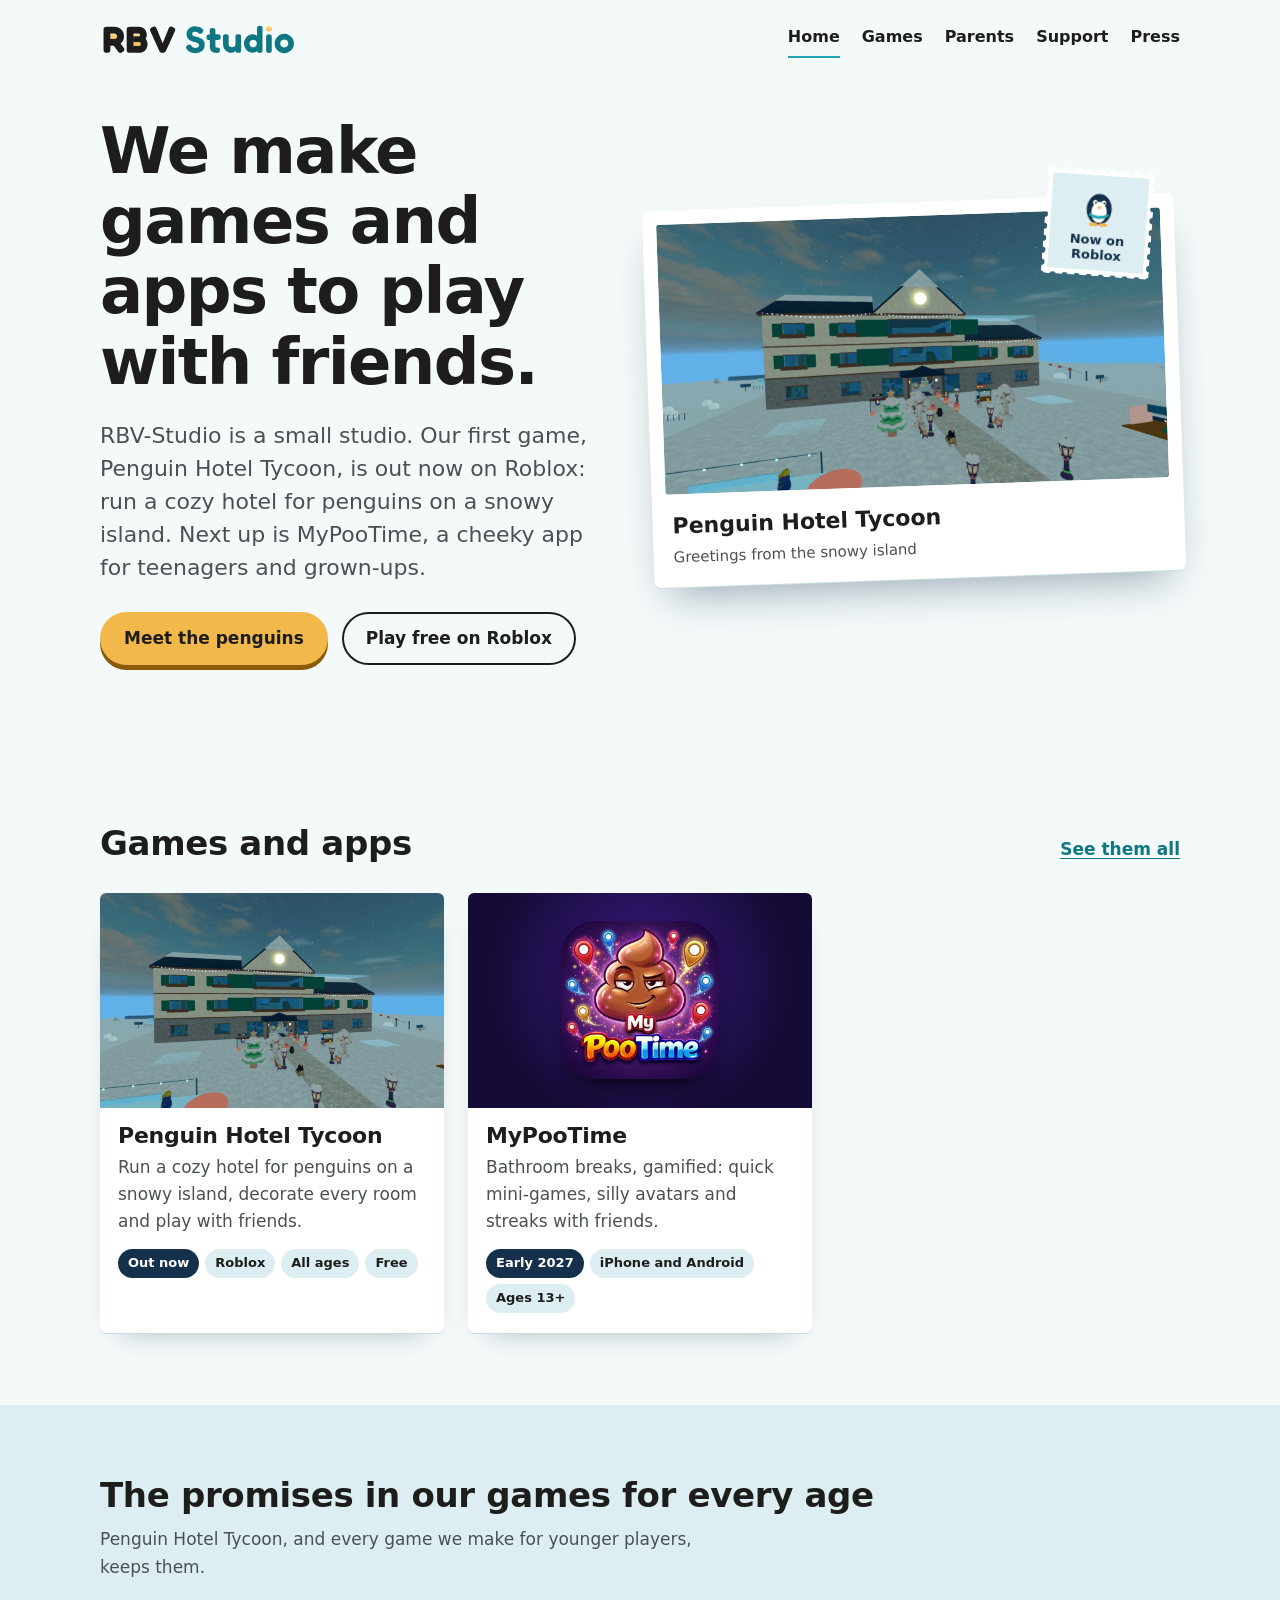
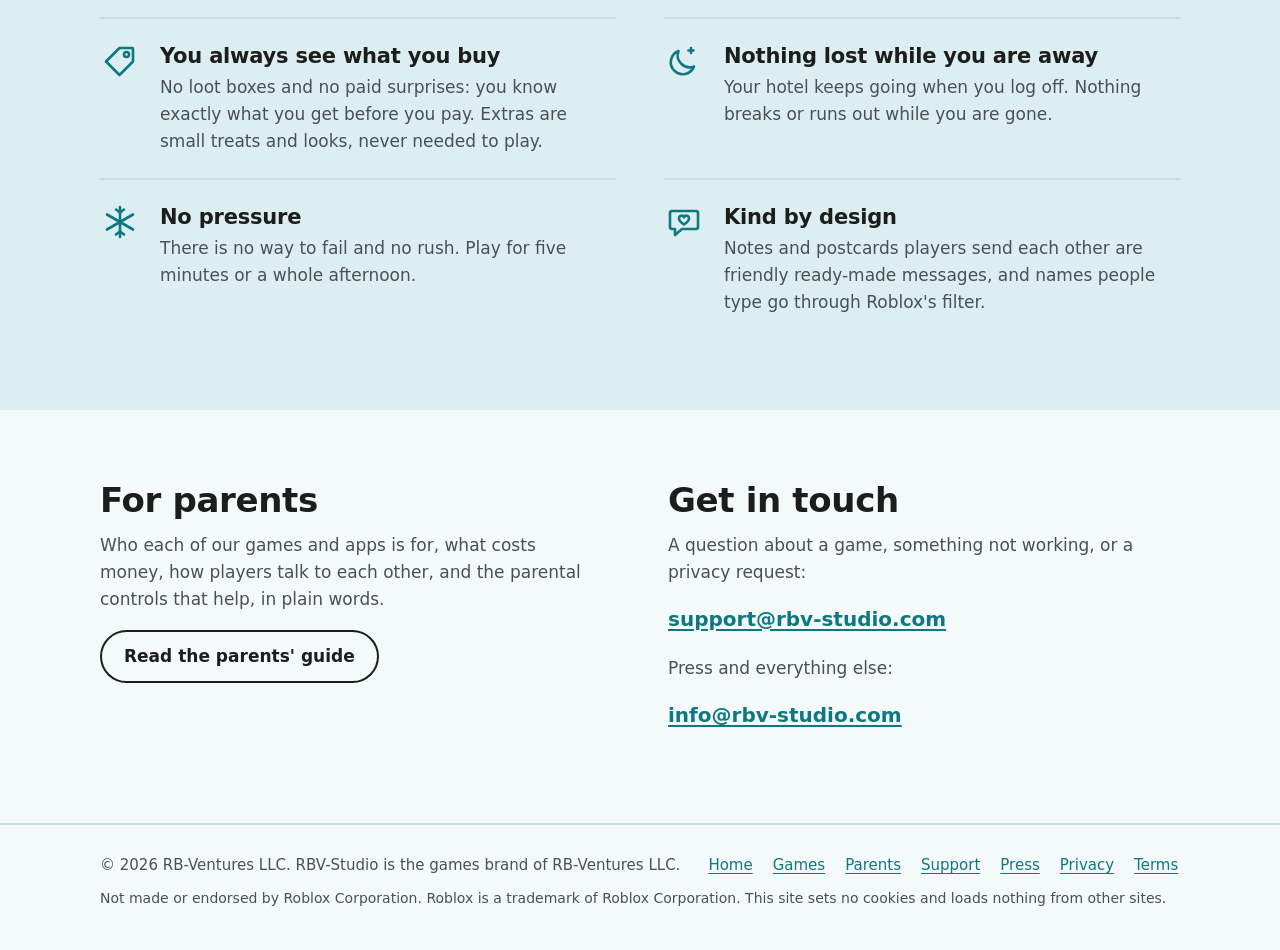
<file: index.html>
<!doctype html>
<html lang="en" data-live="true">
<head>
  <meta charset="utf-8">
  <meta name="viewport" content="width=device-width, initial-scale=1">
  <title>RBV-Studio — games and apps to play with friends</title>
  <meta name="description" content="RBV-Studio makes games and apps to play with friends: Penguin Hotel Tycoon on Roblox, and MyPooTime for phones in early 2027.">
  <meta name="theme-color" content="#f4f9fa">
  <link rel="canonical" href="https://rbv-studio.com/">
  <meta property="og:title" content="RBV-Studio">
  <meta property="og:description" content="Games and apps to play with friends: Penguin Hotel Tycoon on Roblox, and MyPooTime for phones in early 2027.">
  <meta property="og:image" content="https://rbv-studio.com/penguin-hotel-tycoon/img/hotel-dusk.jpg">
  <meta property="og:url" content="https://rbv-studio.com/">
  <meta property="og:type" content="website">
  <meta name="twitter:card" content="summary_large_image">
  <link rel="icon" href="/assets/brand/mark.svg" type="image/svg+xml">
  <link rel="icon" href="/assets/favicon-32.png" type="image/png" sizes="32x32">
  <link rel="apple-touch-icon" href="/assets/apple-touch-icon.png">
  <link rel="manifest" href="/assets/site.webmanifest">
  <link rel="stylesheet" href="/assets/site.css">
</head>
<body>
  <header class="top">
    <div class="wrap">
      <a class="brand" href="/"><img src="/assets/brand/wordmark.svg" alt="RBV-Studio" width="633" height="122"></a>
      <nav aria-label="Main">
        <a href="/" aria-current="page">Home</a>
        <a href="/games/">Games</a>
        <a href="/parents/">Parents</a>
        <a href="/support/">Support</a>
        <a href="/press/">Press</a>
      </nav>
    </div>
  </header>

  <main>
    <section class="hero">
      <div class="wrap">
        <div>
          <h1>We make games and apps to play with friends.</h1>
          <p class="lede">RBV-Studio is a small studio. Our first game, Penguin Hotel Tycoon, is out now on Roblox: run a cozy hotel for penguins on a snowy island. Next up is MyPooTime, a cheeky app for teenagers and grown-ups.</p>
          <div class="actions">
            <a class="button" href="/penguin-hotel-tycoon/">Meet the penguins</a>
            <a class="button quiet when-live" href="https://www.roblox.com/games/127537773195960/Penguin-Hotel-Tycoon" rel="noopener">Play free on Roblox</a>
            <a class="button quiet when-soon" href="https://www.roblox.com/communities/632041669/RBV-Studio" rel="noopener">Follow us on Roblox</a>
          </div>
        </div>
        <a class="postcard" href="/penguin-hotel-tycoon/" aria-label="Penguin Hotel Tycoon: about the game">
          <img src="/penguin-hotel-tycoon/img/hotel-dusk.jpg" alt="A chalet-style penguin hotel with two wings at dusk, lamps along the snowy path" width="1600" height="858">
          <div class="line"><strong>Penguin Hotel Tycoon</strong><span>Greetings from the snowy island</span></div>
          <div class="stamp" aria-hidden="true">
            <div class="face">
              <svg viewBox="0 0 48 48"><ellipse cx="24" cy="27" rx="13" ry="16" fill="#14304a"/><ellipse cx="24" cy="30" rx="8" ry="11" fill="#fff"/><circle cx="19.5" cy="20" r="2.4" fill="#fff"/><circle cx="28.5" cy="20" r="2.4" fill="#fff"/><circle cx="20" cy="20.4" r="1.1" fill="#14304a"/><circle cx="29" cy="20.4" r="1.1" fill="#14304a"/><path d="M21.5 24h5l-2.5 3.6z" fill="#f2b84b"/><path d="M14 31q10 6 20 0v3q-10 6-20 0z" fill="#21a8b4"/><ellipse cx="19" cy="43" rx="4.5" ry="2" fill="#f2b84b"/><ellipse cx="29" cy="43" rx="4.5" ry="2" fill="#f2b84b"/></svg>
              <span class="when-soon">Opening soon</span><span class="when-live">Now on Roblox</span>
            </div>
          </div>
        </a>
      </div>
    </section>

    <section class="band catalogue">
      <div class="wrap">
        <div class="heading-row"><h2>Games and apps</h2><a href="/games/">See them all</a></div>
        <ul class="cards">
          <li class="card">
            <a href="/penguin-hotel-tycoon/">
              <div class="cover"><img class="photo" src="/penguin-hotel-tycoon/img/hotel-dusk.jpg" alt="" width="1600" height="858" loading="lazy"></div>
              <div class="body">
                <h3>Penguin Hotel Tycoon</h3>
                <p class="line">Run a cozy hotel for penguins on a snowy island, decorate every room and play with friends.</p>
                <div class="chips"><span class="status"><span class="when-soon">Opening soon</span><span class="when-live">Out now</span></span><span>Roblox</span><span>All ages</span><span>Free</span></div>
              </div>
            </a>
          </li>
          <li class="card">
            <a href="/mypootime/">
              <div class="cover mpt"><img class="icon" src="/mypootime/img/icon-512.webp" alt="" width="512" height="512" loading="lazy"></div>
              <div class="body">
                <h3>MyPooTime</h3>
                <p class="line">Bathroom breaks, gamified: quick mini-games, silly avatars and streaks with friends.</p>
                <div class="chips"><span class="status">Early 2027</span><span>iPhone and Android</span><span>Ages 13+</span></div>
              </div>
            </a>
          </li>
        </ul>
      </div>
    </section>

    <section class="band ice">
      <div class="wrap">
        <h2>The promises in our games for every age</h2>
        <p class="intro">Penguin Hotel Tycoon, and every game we make for younger players, keeps them.</p>
        <ul class="promises">
          <li>
            <svg viewBox="0 0 40 40" fill="none" stroke="currentColor" stroke-width="2.6" stroke-linecap="round" stroke-linejoin="round" aria-hidden="true"><path d="M6 20.5 19.5 7H32a1 1 0 0 1 1 1v12.5L19.5 34z"/><circle cx="26.5" cy="13.5" r="2.5"/></svg>
            <div><h3>You always see what you buy</h3><p>No loot boxes and no paid surprises: you know exactly what you get before you pay. Extras are small treats and looks, never needed to play.</p></div>
          </li>
          <li>
            <svg viewBox="0 0 40 40" fill="none" stroke="currentColor" stroke-width="2.6" stroke-linecap="round" stroke-linejoin="round" aria-hidden="true"><path d="M30 25.5A12 12 0 0 1 14.5 10a12 12 0 1 0 15.5 15.5z"/><path d="M27 7v5M24.5 9.5h5"/></svg>
            <div><h3>Nothing lost while you are away</h3><p>Your hotel keeps going when you log off. Nothing breaks or runs out while you are gone.</p></div>
          </li>
          <li>
            <svg viewBox="0 0 40 40" fill="none" stroke="currentColor" stroke-width="2.6" stroke-linecap="round" stroke-linejoin="round" aria-hidden="true"><path d="M20 5v30M7 12.5l26 15M7 27.5l26-15"/><path d="M16 7.5l4 3 4-3M16 32.5l4-3 4 3"/></svg>
            <div><h3>No pressure</h3><p>There is no way to fail and no rush. Play for five minutes or a whole afternoon.</p></div>
          </li>
          <li>
            <svg viewBox="0 0 40 40" fill="none" stroke="currentColor" stroke-width="2.6" stroke-linecap="round" stroke-linejoin="round" aria-hidden="true"><path d="M8 9h24a2 2 0 0 1 2 2v14a2 2 0 0 1-2 2H18l-7 6v-6H8a2 2 0 0 1-2-2V11a2 2 0 0 1 2-2z"/><path d="M20 22.5s-5-3-5-6.2a2.6 2.6 0 0 1 5-1 2.6 2.6 0 0 1 5 1c0 3.2-5 6.2-5 6.2z"/></svg>
            <div><h3>Kind by design</h3><p>Notes and postcards players send each other are friendly ready-made messages, and names people type go through Roblox's filter.</p></div>
          </li>
        </ul>
      </div>
    </section>

    <section class="band">
      <div class="wrap split">
        <div>
          <h2>For parents</h2>
          <p>Who each of our games and apps is for, what costs money, how players talk to each other, and the parental controls that help, in plain words.</p>
          <a class="button quiet" href="/parents/">Read the parents' guide</a>
        </div>
        <div>
          <h2>Get in touch</h2>
          <p>A question about a game, something not working, or a privacy request:</p>
          <p class="mail"><a href="mailto:support@rbv-studio.com">support@rbv-studio.com</a></p>
          <p>Press and everything else:</p>
          <p class="mail"><a href="mailto:info@rbv-studio.com">info@rbv-studio.com</a></p>
        </div>
      </div>
    </section>
  </main>

  <footer class="foot">
    <div class="wrap">
      <span>© 2026 RB-Ventures LLC. RBV-Studio is the games brand of RB-Ventures LLC.</span>
      <nav aria-label="Footer">
        <a href="/">Home</a>
        <a href="/games/">Games</a>
        <a href="/parents/">Parents</a>
        <a href="/support/">Support</a>
        <a href="/press/">Press</a>
        <a href="/privacy/">Privacy</a>
        <a href="/terms/">Terms</a>
      </nav>
      <span class="fine">Not made or endorsed by Roblox Corporation. Roblox is a trademark of Roblox Corporation. This site sets no cookies and loads nothing from other sites.</span>
    </div>
  </footer>
</body>
</html>
</file>
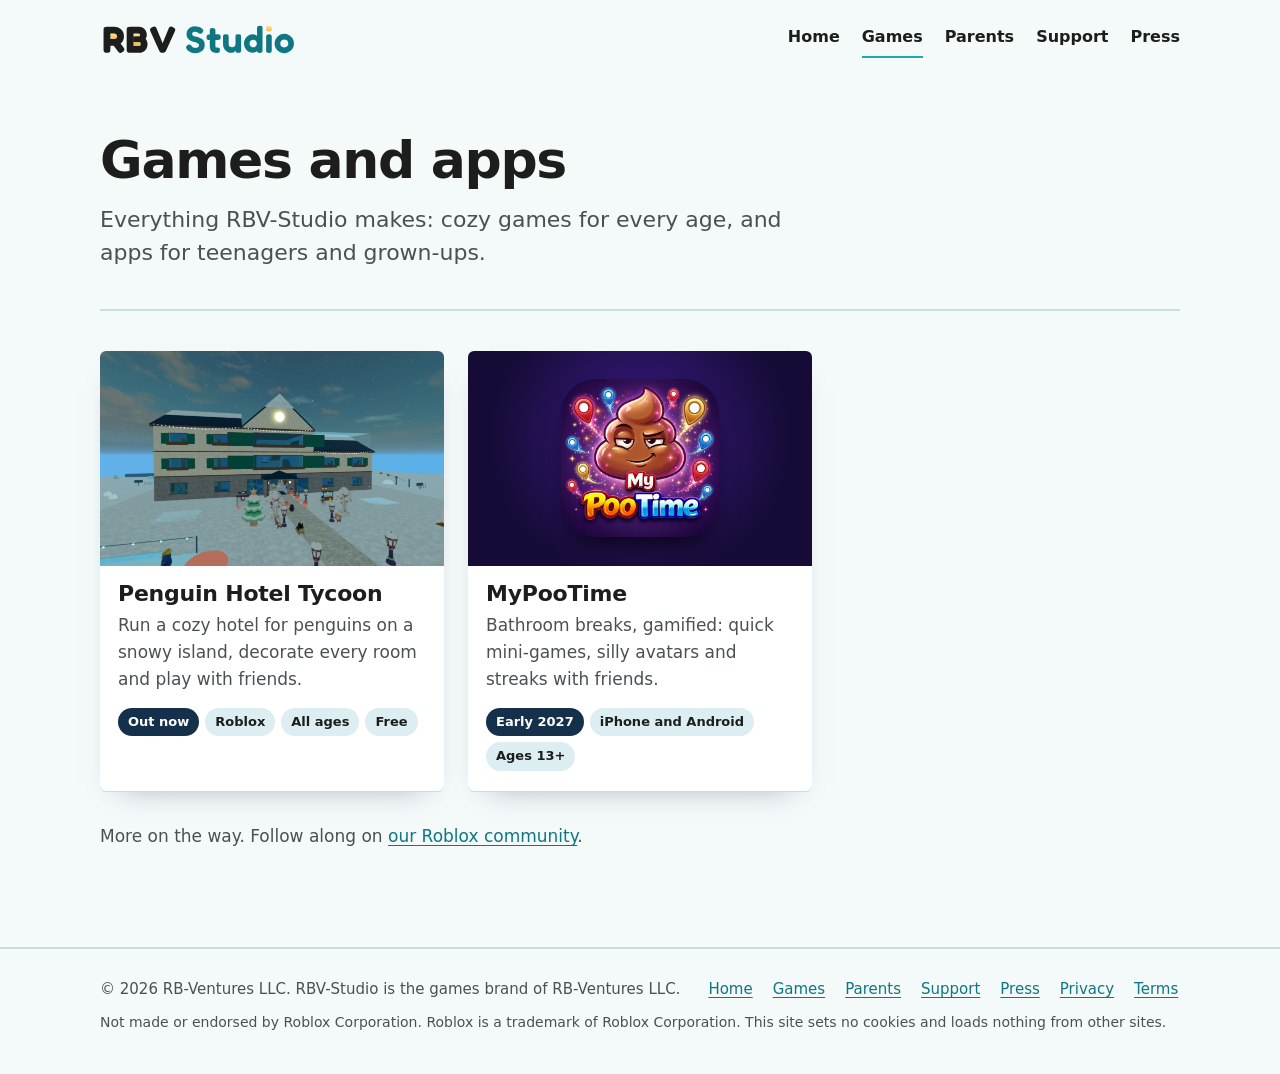
<file: games/index.html>
<!doctype html>
<html lang="en" data-live="true">
<head>
  <meta charset="utf-8">
  <meta name="viewport" content="width=device-width, initial-scale=1">
  <title>Games and apps — RBV-Studio</title>
  <meta name="description" content="Every game and app RBV-Studio makes: Penguin Hotel Tycoon on Roblox and MyPooTime for phones.">
  <meta name="theme-color" content="#f4f9fa">
  <link rel="canonical" href="https://rbv-studio.com/games/">
  <meta property="og:title" content="Games and apps — RBV-Studio">
  <meta property="og:description" content="Every game and app RBV-Studio makes: Penguin Hotel Tycoon on Roblox and MyPooTime for phones.">
  <meta property="og:image" content="https://rbv-studio.com/penguin-hotel-tycoon/img/hotel-dusk.jpg">
  <meta property="og:type" content="website">
  <link rel="icon" href="/assets/brand/mark.svg" type="image/svg+xml">
  <link rel="icon" href="/assets/favicon-32.png" type="image/png" sizes="32x32">
  <link rel="apple-touch-icon" href="/assets/apple-touch-icon.png">
  <link rel="manifest" href="/assets/site.webmanifest">
  <link rel="stylesheet" href="/assets/site.css">
</head>
<body>
  <header class="top">
    <div class="wrap">
      <a class="brand" href="/"><img src="/assets/brand/wordmark.svg" alt="RBV-Studio" width="633" height="122"></a>
      <nav aria-label="Main">
        <a href="/">Home</a>
        <a href="/games/" aria-current="page">Games</a>
        <a href="/parents/">Parents</a>
        <a href="/support/">Support</a>
        <a href="/press/">Press</a>
      </nav>
    </div>
  </header>

  <main class="page">
    <div class="wrap">
      <header class="title">
        <h1>Games and apps</h1>
        <p class="lede">Everything RBV-Studio makes: cozy games for every age, and apps for teenagers and grown-ups.</p>
      </header>
        <ul class="cards">
          <li class="card">
            <a href="/penguin-hotel-tycoon/">
              <div class="cover"><img class="photo" src="/penguin-hotel-tycoon/img/hotel-dusk.jpg" alt="" width="1600" height="858" loading="lazy"></div>
              <div class="body">
                <h3>Penguin Hotel Tycoon</h3>
                <p class="line">Run a cozy hotel for penguins on a snowy island, decorate every room and play with friends.</p>
                <div class="chips"><span class="status"><span class="when-soon">Opening soon</span><span class="when-live">Out now</span></span><span>Roblox</span><span>All ages</span><span>Free</span></div>
              </div>
            </a>
          </li>
          <li class="card">
            <a href="/mypootime/">
              <div class="cover mpt"><img class="icon" src="/mypootime/img/icon-512.webp" alt="" width="512" height="512" loading="lazy"></div>
              <div class="body">
                <h3>MyPooTime</h3>
                <p class="line">Bathroom breaks, gamified: quick mini-games, silly avatars and streaks with friends.</p>
                <div class="chips"><span class="status">Early 2027</span><span>iPhone and Android</span><span>Ages 13+</span></div>
              </div>
            </a>
          </li>
        </ul>
      <p class="more">More on the way. Follow along on <a href="https://www.roblox.com/communities/632041669/RBV-Studio" rel="noopener">our Roblox community</a>.</p>
    </div>
  </main>

  <footer class="foot">
    <div class="wrap">
      <span>© 2026 RB-Ventures LLC. RBV-Studio is the games brand of RB-Ventures LLC.</span>
      <nav aria-label="Footer">
        <a href="/">Home</a>
        <a href="/games/">Games</a>
        <a href="/parents/">Parents</a>
        <a href="/support/">Support</a>
        <a href="/press/">Press</a>
        <a href="/privacy/">Privacy</a>
        <a href="/terms/">Terms</a>
      </nav>
      <span class="fine">Not made or endorsed by Roblox Corporation. Roblox is a trademark of Roblox Corporation. This site sets no cookies and loads nothing from other sites.</span>
    </div>
  </footer>
</body>
</html>
</file>
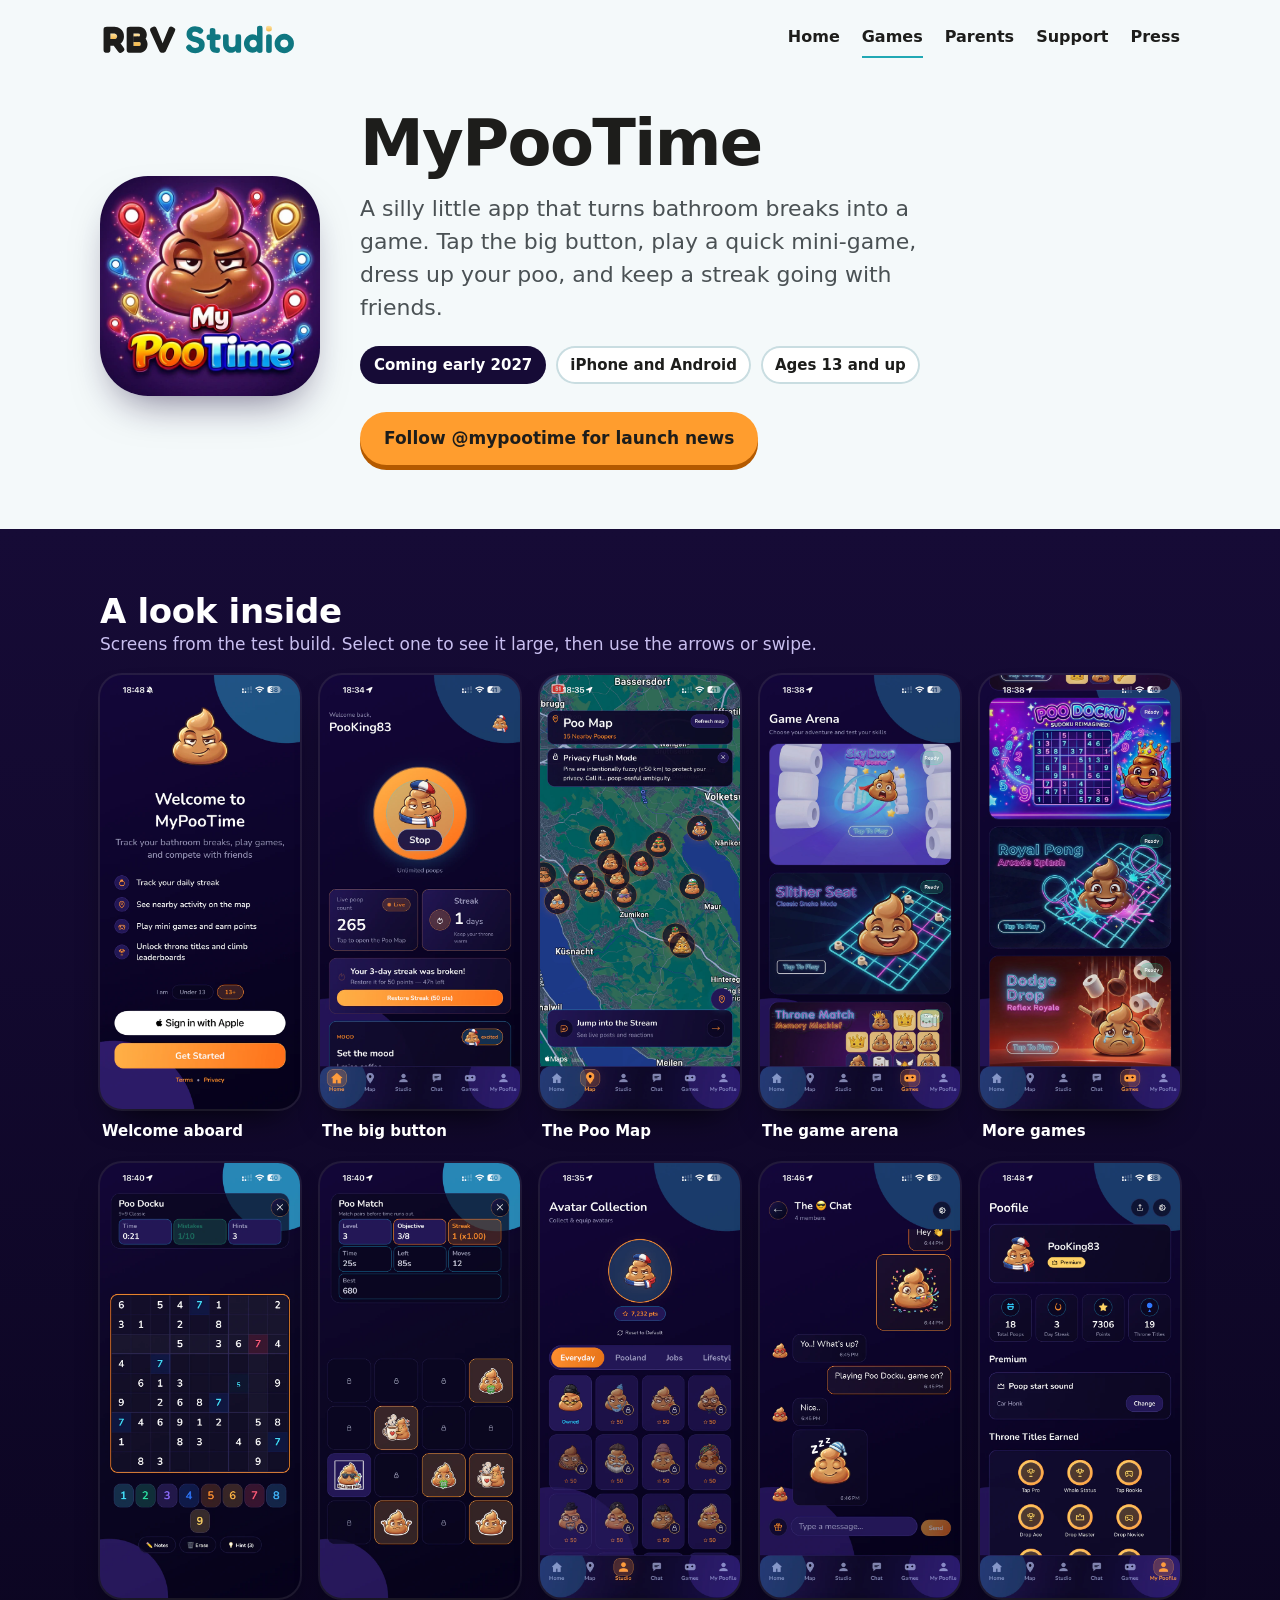
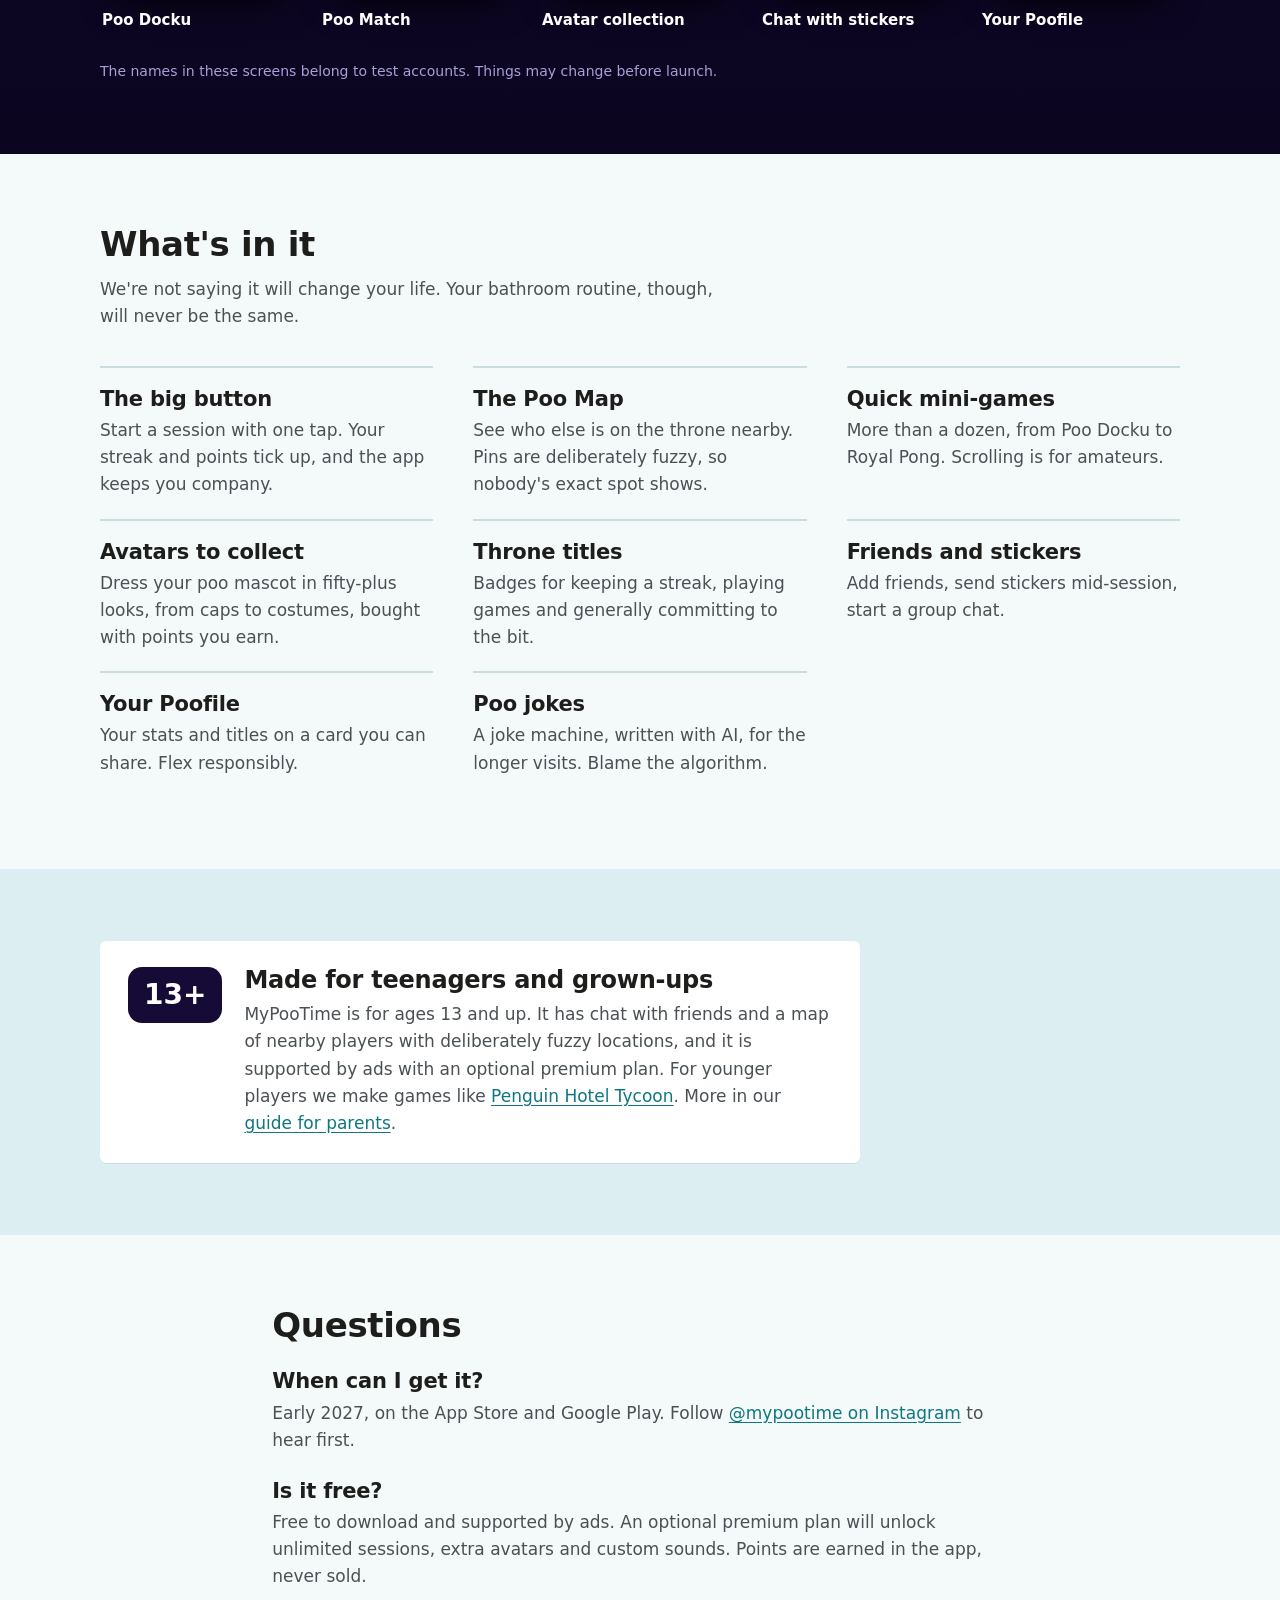
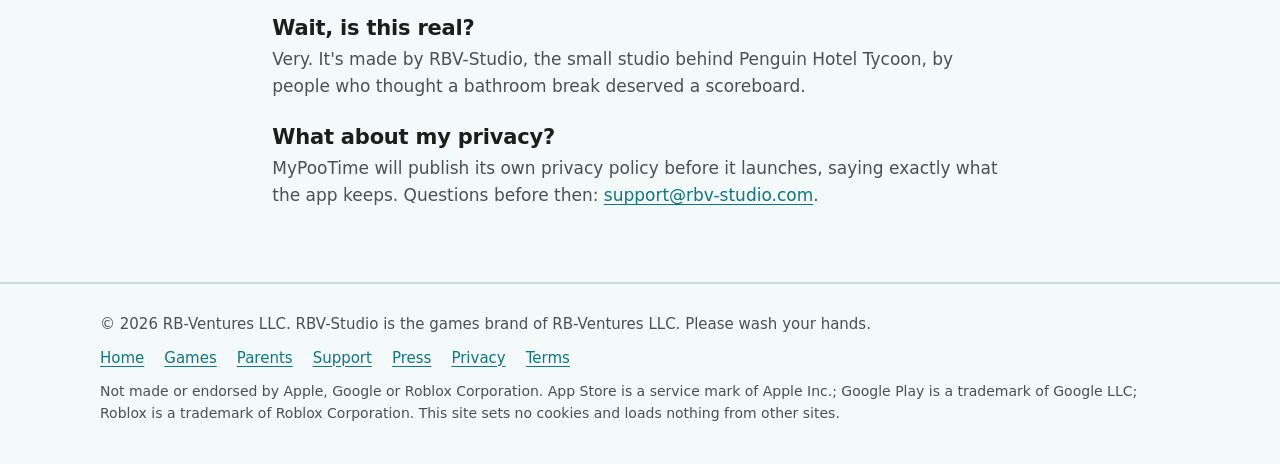
<file: mypootime/index.html>
<!doctype html>
<html lang="en">
<head>
  <meta charset="utf-8">
  <meta name="viewport" content="width=device-width, initial-scale=1">
  <title>MyPooTime — bathroom breaks, gamified</title>
  <meta name="description" content="MyPooTime turns bathroom breaks into a game: quick mini-games, silly avatars and streaks with friends. Coming early 2027 to iPhone and Android, for ages 13 and up.">
  <meta name="theme-color" content="#f4f9fa">
  <link rel="canonical" href="https://rbv-studio.com/mypootime/">
  <meta property="og:title" content="MyPooTime">
  <meta property="og:description" content="Bathroom breaks, gamified. Coming early 2027 to iPhone and Android, for ages 13 and up.">
  <meta property="og:image" content="https://rbv-studio.com/mypootime/img/icon-512.webp">
  <meta property="og:url" content="https://rbv-studio.com/mypootime/">
  <meta property="og:type" content="website">
  <link rel="icon" href="/mypootime/img/icon-192.webp" type="image/webp">
  <link rel="apple-touch-icon" href="/assets/apple-touch-icon.png">
  <link rel="stylesheet" href="/assets/site.css">
  <link rel="stylesheet" href="/assets/viewer.css">
  <style>
    /* MyPooTime's own night purple and toilet-paper orange, kept to this page */
    :root { --mpt-night: #160b36; --mpt-deep: #0b0520; --mpt-orange: #ff9d2e; --mpt-orange-deep: #b45a00; }
    .app-hero { padding: 32px 0 64px; }
    .app-hero .wrap { display: grid; grid-template-columns: 220px 1fr; gap: 40px; align-items: center; }
    .app-icon { width: 220px; height: 220px; border-radius: 48px; box-shadow: 0 20px 40px -16px rgb(22 11 54 / .55); }
    .app-hero h1 { margin-bottom: 14px; }
    .app-hero .lede { max-width: 44ch; }
    .facts-row { display: flex; flex-wrap: wrap; gap: 10px; margin: 22px 0 0; padding: 0; list-style: none; }
    .facts-row li { padding: 7px 14px; border-radius: 999px; background: var(--frost); box-shadow: inset 0 0 0 2px var(--rule); font-family: var(--round); font-weight: 750; font-size: 15px; }
    .facts-row li.soon { background: var(--mpt-night); color: #fff; box-shadow: none; }
    .button.mpt { background: var(--mpt-orange); box-shadow: 0 5px 0 var(--mpt-orange-deep); }
    .button.mpt:hover { box-shadow: 0 7px 0 var(--mpt-orange-deep); }
    .button.mpt:active { box-shadow: 0 2px 0 var(--mpt-orange-deep); }

    .screens { background: linear-gradient(180deg, var(--mpt-night), var(--mpt-deep)); color: #fff; padding: 64px 0 72px; }
    .screens h2 { color: #fff; }
    .screens .intro { color: #c9bff0; }
    .phones { list-style: none; margin: 0; padding: 0; display: grid; grid-template-columns: repeat(5, 1fr); gap: 20px; }
    .phones li { margin: 0; }
    .phones a { display: block; text-decoration: none; color: #fff; }
    .phones img { width: 100%; aspect-ratio: 440 / 956; object-fit: cover; border-radius: 22px; background: #23154f; box-shadow: 0 0 0 2px rgb(255 255 255 / .08), 0 18px 36px -18px #000; }
    .phones a:hover img { box-shadow: 0 0 0 3px var(--mpt-orange), 0 18px 36px -18px #000; }
    .phones span { display: block; padding: 10px 2px 0; font-family: var(--round); font-weight: 750; font-size: 15px; }
    .screens .small { color: #a99fd6; font-size: 14px; margin: 28px 0 0; }

    .features { list-style: none; margin: 0; padding: 0; display: grid; grid-template-columns: repeat(3, 1fr); gap: 0 40px; }
    .features li { padding: 20px 0; border-top: 2px solid var(--rule); }
    .features h3 { margin: 0 0 6px; }
    .features p { margin: 0; color: var(--ink-soft); }

    .age { display: grid; grid-template-columns: auto 1fr; gap: 22px; align-items: start; background: var(--frost); border-radius: 6px; padding: 26px 28px; box-shadow: 0 1px 0 var(--rule); max-width: 760px; }
    .age .badge { font-family: var(--round); font-weight: 800; font-size: 28px; line-height: 1; padding: 14px 16px; border-radius: 14px; background: var(--mpt-night); color: #fff; }
    .age h2 { font-size: 24px; margin: 0 0 8px; }
    .age p { margin: 0; color: var(--ink-soft); }

    .qa { max-width: 68ch; }
    .qa h3 { margin: 26px 0 6px; }
    .qa p { margin: 0; color: var(--ink-soft); }

    @media (max-width: 860px) {
      .app-hero .wrap { grid-template-columns: 1fr; gap: 24px; }
      .app-icon { width: 140px; height: 140px; border-radius: 32px; }
      /* phones: a row to swipe through, the next screen peeking in */
      .phones { display: flex; overflow-x: auto; scroll-snap-type: x mandatory; gap: 14px; margin-inline: -16px; padding: 0 16px 8px; scrollbar-width: none; }
      .phones::-webkit-scrollbar { display: none; }
      .phones li { flex: 0 0 58%; scroll-snap-align: center; }
      .features { grid-template-columns: 1fr; }
    }
    @media (max-width: 560px) {
      .age { grid-template-columns: 1fr; padding: 22px; }
    }
  </style>
</head>
<body>
  <header class="top">
    <div class="wrap">
      <a class="brand" href="/"><img src="/assets/brand/wordmark.svg" alt="RBV-Studio" width="633" height="122"></a>
      <nav aria-label="Main">
        <a href="/">Home</a>
        <a href="/games/" aria-current="page">Games</a>
        <a href="/parents/">Parents</a>
        <a href="/support/">Support</a>
        <a href="/press/">Press</a>
      </nav>
    </div>
  </header>

  <main>
    <section class="app-hero">
      <div class="wrap">
        <img class="app-icon" src="/mypootime/img/icon-512.webp" alt="The MyPooTime app icon: a smiling poo mascot among map pins" width="512" height="512">
        <div>
          <h1>MyPooTime</h1>
          <p class="lede">A silly little app that turns bathroom breaks into a game. Tap the big button, play a quick mini-game, dress up your poo, and keep a streak going with friends.</p>
          <ul class="facts-row" aria-label="At a glance">
            <li class="soon">Coming early 2027</li>
            <li>iPhone and Android</li>
            <li>Ages 13 and up</li>
          </ul>
          <div class="actions">
            <a class="button mpt" href="https://www.instagram.com/mypootime/" rel="noopener">Follow @mypootime for launch news</a>
          </div>
        </div>
      </div>
    </section>

    <section class="screens">
      <div class="wrap">
        <h2>A look inside</h2>
        <p class="intro">Screens from the test build. Select one to see it large, then use the arrows or swipe.</p>
        <ul class="phones" data-gallery data-portrait>
          <li><a href="/mypootime/img/welcome-960.webp"><img src="/mypootime/img/welcome-640.webp" alt="The welcome screen: track bathroom breaks, play games, compete with friends, and an age choice of under 13 or 13 and up" loading="lazy" width="640" height="1391"><span>Welcome aboard</span></a></li>
          <li><a href="/mypootime/img/home-960.webp"><img src="/mypootime/img/home-640.webp" alt="The home screen during a session: the big button, a live count of people on the throne, your streak and today's mood" loading="lazy" width="640" height="1391"><span>The big button</span></a></li>
          <li><a href="/mypootime/img/poo-map-960.webp"><img src="/mypootime/img/poo-map-640.webp" alt="The Poo Map: poo pins around towns near Zurich, with Privacy Flush Mode's note that pins are deliberately fuzzy" loading="lazy" width="640" height="1391"><span>The Poo Map</span></a></li>
          <li><a href="/mypootime/img/game-arena-960.webp"><img src="/mypootime/img/game-arena-640.webp" alt="The Game Arena: Sky Drop, Slither Seat and Throne Match" loading="lazy" width="640" height="1391"><span>The game arena</span></a></li>
          <li><a href="/mypootime/img/more-games-960.webp"><img src="/mypootime/img/more-games-640.webp" alt="More games: Poo Docku, Royal Pong and Dodge Drop" loading="lazy" width="640" height="1391"><span>More games</span></a></li>
          <li><a href="/mypootime/img/poo-docku-960.webp"><img src="/mypootime/img/poo-docku-640.webp" alt="Poo Docku, a sudoku with a timer and hints" loading="lazy" width="640" height="1391"><span>Poo Docku</span></a></li>
          <li><a href="/mypootime/img/poo-match-960.webp"><img src="/mypootime/img/poo-match-640.webp" alt="Poo Match, a memory game of poo avatars" loading="lazy" width="640" height="1391"><span>Poo Match</span></a></li>
          <li><a href="/mypootime/img/avatars-960.webp"><img src="/mypootime/img/avatars-640.webp" alt="The avatar collection: a grid of poo mascots in hats and costumes" loading="lazy" width="640" height="1391"><span>Avatar collection</span></a></li>
          <li><a href="/mypootime/img/group-chat-960.webp"><img src="/mypootime/img/group-chat-640.webp" alt="A group chat between friends with poo stickers" loading="lazy" width="640" height="1391"><span>Chat with stickers</span></a></li>
          <li><a href="/mypootime/img/poofile-960.webp"><img src="/mypootime/img/poofile-640.webp" alt="The Poofile: total sessions, streak, points and throne titles earned" loading="lazy" width="640" height="1391"><span>Your Poofile</span></a></li>
        </ul>
        <p class="small">The names in these screens belong to test accounts. Things may change before launch.</p>
      </div>
    </section>

    <section class="band">
      <div class="wrap">
        <h2>What's in it</h2>
        <p class="intro">We're not saying it will change your life. Your bathroom routine, though, will never be the same.</p>
        <ul class="features">
          <li><h3>The big button</h3><p>Start a session with one tap. Your streak and points tick up, and the app keeps you company.</p></li>
          <li><h3>The Poo Map</h3><p>See who else is on the throne nearby. Pins are deliberately fuzzy, so nobody's exact spot shows.</p></li>
          <li><h3>Quick mini-games</h3><p>More than a dozen, from Poo Docku to Royal Pong. Scrolling is for amateurs.</p></li>
          <li><h3>Avatars to collect</h3><p>Dress your poo mascot in fifty-plus looks, from caps to costumes, bought with points you earn.</p></li>
          <li><h3>Throne titles</h3><p>Badges for keeping a streak, playing games and generally committing to the bit.</p></li>
          <li><h3>Friends and stickers</h3><p>Add friends, send stickers mid-session, start a group chat.</p></li>
          <li><h3>Your Poofile</h3><p>Your stats and titles on a card you can share. Flex responsibly.</p></li>
          <li><h3>Poo jokes</h3><p>A joke machine, written with AI, for the longer visits. Blame the algorithm.</p></li>
        </ul>
      </div>
    </section>

    <section class="band ice">
      <div class="wrap">
        <div class="age">
          <span class="badge" aria-hidden="true">13+</span>
          <div>
            <h2>Made for teenagers and grown-ups</h2>
            <p>MyPooTime is for ages 13 and up. It has chat with friends and a map of nearby players with deliberately fuzzy locations, and it is supported by ads with an optional premium plan. For younger players we make games like <a href="/penguin-hotel-tycoon/">Penguin Hotel Tycoon</a>. More in our <a href="/parents/">guide for parents</a>.</p>
          </div>
        </div>
      </div>
    </section>

    <section class="band">
      <div class="wrap qa">
        <h2>Questions</h2>
        <h3>When can I get it?</h3>
        <p>Early 2027, on the App Store and Google Play. Follow <a href="https://www.instagram.com/mypootime/" rel="noopener">@mypootime on Instagram</a> to hear first.</p>
        <h3>Is it free?</h3>
        <p>Free to download and supported by ads. An optional premium plan will unlock unlimited sessions, extra avatars and custom sounds. Points are earned in the app, never sold.</p>
        <h3>Wait, is this real?</h3>
        <p>Very. It's made by RBV-Studio, the small studio behind Penguin Hotel Tycoon, by people who thought a bathroom break deserved a scoreboard.</p>
        <h3>What about my privacy?</h3>
        <p>MyPooTime will publish its own privacy policy before it launches, saying exactly what the app keeps. Questions before then: <a href="mailto:support@rbv-studio.com">support@rbv-studio.com</a>.</p>
      </div>
    </section>
  </main>

  <footer class="foot">
    <div class="wrap">
      <span>© 2026 RB-Ventures LLC. RBV-Studio is the games brand of RB-Ventures LLC. Please wash your hands.</span>
      <nav aria-label="Footer">
        <a href="/">Home</a>
        <a href="/games/" aria-current="page">Games</a>
        <a href="/parents/">Parents</a>
        <a href="/support/">Support</a>
        <a href="/press/">Press</a>
        <a href="/privacy/">Privacy</a>
        <a href="/terms/">Terms</a>
      </nav>
      <span class="fine">Not made or endorsed by Apple, Google or Roblox Corporation. App Store is a service mark of Apple Inc.; Google Play is a trademark of Google LLC; Roblox is a trademark of Roblox Corporation. This site sets no cookies and loads nothing from other sites.</span>
    </div>
  </footer>
  <script src="/assets/viewer.js" defer></script>
</body>
</html>
</file>
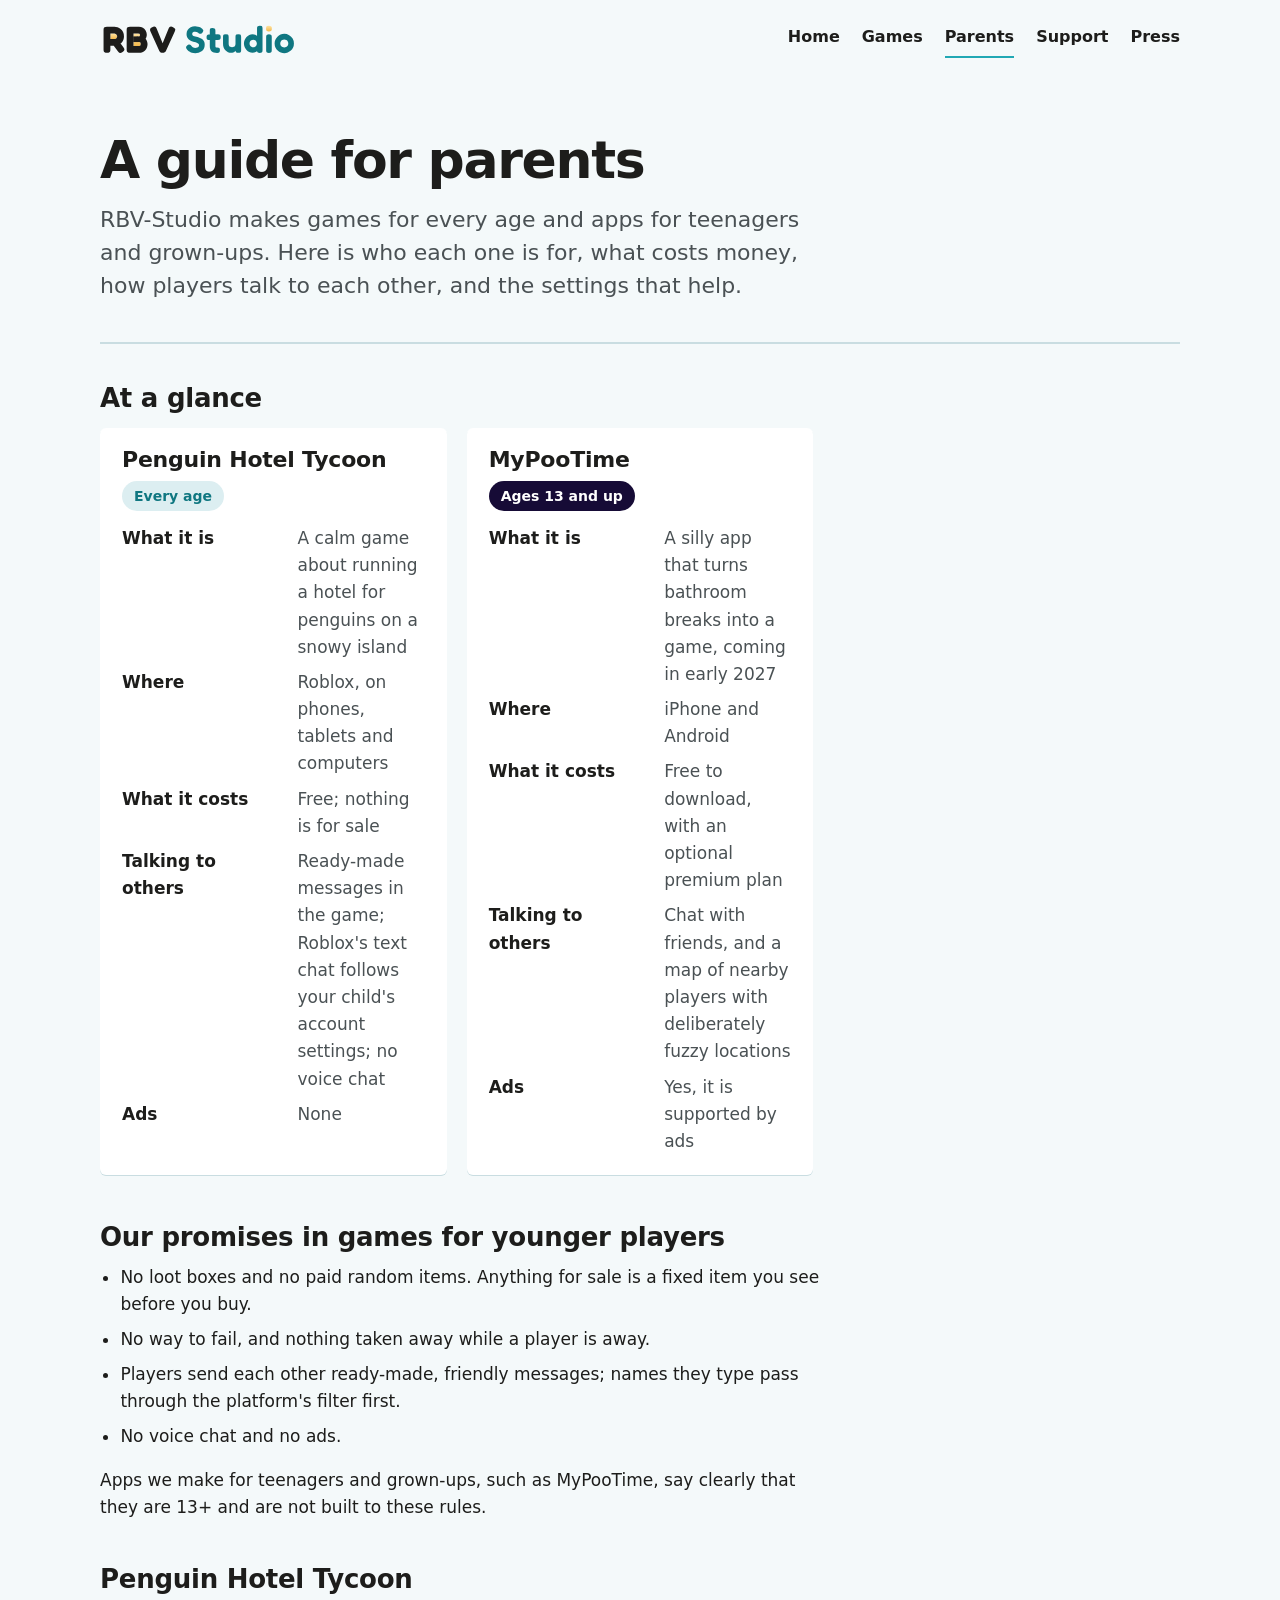
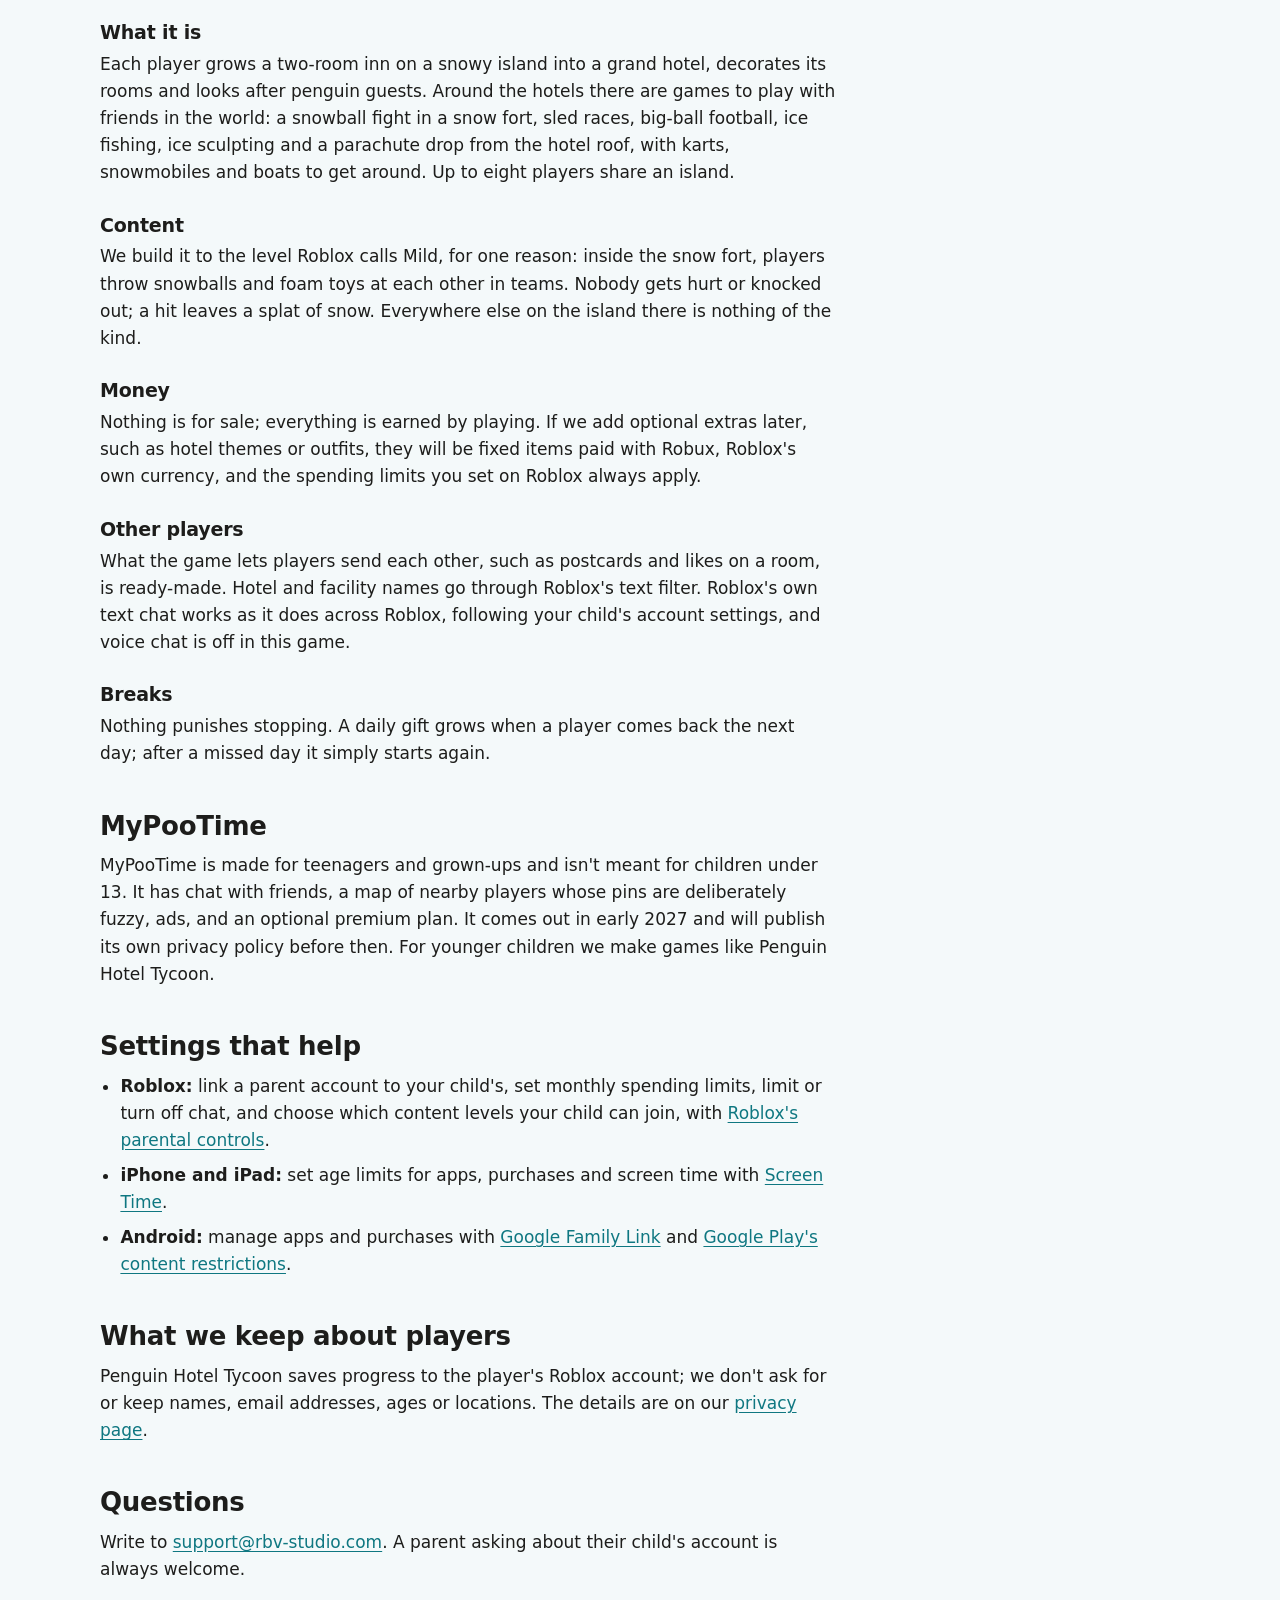
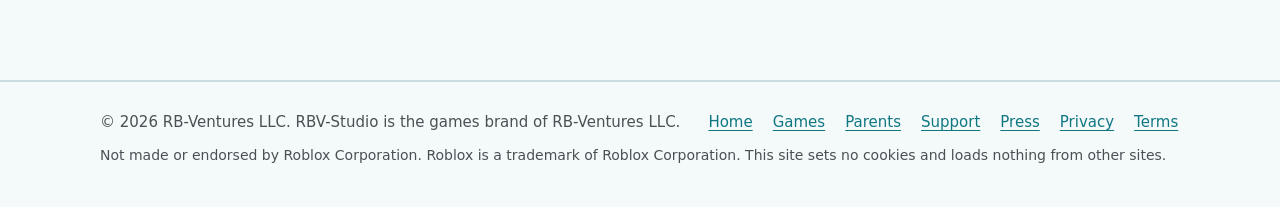
<file: parents/index.html>
<!doctype html>
<html lang="en" data-live="false">
<head>
  <meta charset="utf-8">
  <meta name="viewport" content="width=device-width, initial-scale=1">
  <title>A guide for parents — RBV-Studio</title>
  <meta name="description" content="Who each RBV-Studio game and app is for, what costs money, how players talk to each other, and the parental controls that help.">
  <meta name="theme-color" content="#f4f9fa">
  <link rel="canonical" href="https://rbv-studio.com/parents/">
  <meta property="og:title" content="A guide for parents — RBV-Studio">
  <meta property="og:description" content="Who each RBV-Studio game and app is for, what costs money, how players talk to each other, and the parental controls that help.">
  <meta property="og:image" content="https://rbv-studio.com/penguin-hotel-tycoon/img/hotel-dusk.jpg">
  <meta property="og:type" content="website">
  <link rel="icon" href="/assets/brand/mark.svg" type="image/svg+xml">
  <link rel="icon" href="/assets/favicon-32.png" type="image/png" sizes="32x32">
  <link rel="apple-touch-icon" href="/assets/apple-touch-icon.png">
  <link rel="manifest" href="/assets/site.webmanifest">
  <link rel="stylesheet" href="/assets/site.css">
</head>
<body>
  <header class="top">
    <div class="wrap">
      <a class="brand" href="/"><img src="/assets/brand/wordmark.svg" alt="RBV-Studio" width="633" height="122"></a>
      <nav aria-label="Main">
        <a href="/">Home</a>
        <a href="/games/">Games</a>
        <a href="/parents/" aria-current="page">Parents</a>
        <a href="/support/">Support</a>
        <a href="/press/">Press</a>
      </nav>
    </div>
  </header>

  <main class="page">
    <div class="wrap">
      <header class="title">
        <h1>A guide for parents</h1>
        <p class="lede">RBV-Studio makes games for every age and apps for teenagers and grown-ups. Here is who each one is for, what costs money, how players talk to each other, and the settings that help.</p>
      </header>

      <h2 class="glance-title">At a glance</h2>
      <ul class="glance">
        <li>
          <h3><a href="/penguin-hotel-tycoon/">Penguin Hotel Tycoon</a></h3>
          <p class="age all">Every age</p>
          <dl>
            <dt>What it is</dt><dd>A calm game about running a hotel for penguins on a snowy island</dd>
            <dt>Where</dt><dd>Roblox, on phones, tablets and computers</dd>
            <dt>What it costs</dt><dd>Free; nothing is for sale</dd>
            <dt>Talking to others</dt><dd>Ready-made messages in the game; Roblox's text chat follows your child's account settings; no voice chat</dd>
            <dt>Ads</dt><dd>None</dd>
          </dl>
        </li>
        <li>
          <h3><a href="/mypootime/">MyPooTime</a></h3>
          <p class="age teen">Ages 13 and up</p>
          <dl>
            <dt>What it is</dt><dd>A silly app that turns bathroom breaks into a game, coming in early 2027</dd>
            <dt>Where</dt><dd>iPhone and Android</dd>
            <dt>What it costs</dt><dd>Free to download, with an optional premium plan</dd>
            <dt>Talking to others</dt><dd>Chat with friends, and a map of nearby players with deliberately fuzzy locations</dd>
            <dt>Ads</dt><dd>Yes, it is supported by ads</dd>
          </dl>
        </li>
      </ul>

      <div class="prose">
        <h2>Our promises in games for younger players</h2>
        <ul>
          <li>No loot boxes and no paid random items. Anything for sale is a fixed item you see before you buy.</li>
          <li>No way to fail, and nothing taken away while a player is away.</li>
          <li>Players send each other ready-made, friendly messages; names they type pass through the platform's filter first.</li>
          <li>No voice chat and no ads.</li>
        </ul>
        <p>Apps we make for teenagers and grown-ups, such as MyPooTime, say clearly that they are 13+ and are not built to these rules.</p>

        <h2>Penguin Hotel Tycoon</h2>
        <h3>What it is</h3>
        <p>Each player grows a two-room inn on a snowy island into a grand hotel, decorates its rooms and looks after penguin guests. Around the hotels there are games to play with friends in the world: a snowball fight in a snow fort, sled races, big-ball football, ice fishing, ice sculpting and a parachute drop from the hotel roof, with karts, snowmobiles and boats to get around. Up to eight players share an island.</p>
        <h3>Content</h3>
        <p>We build it to the level Roblox calls Mild, for one reason: inside the snow fort, players throw snowballs and foam toys at each other in teams. Nobody gets hurt or knocked out; a hit leaves a splat of snow. Everywhere else on the island there is nothing of the kind.</p>
        <h3>Money</h3>
        <p>Nothing is for sale; everything is earned by playing. If we add optional extras later, such as hotel themes or outfits, they will be fixed items paid with Robux, Roblox's own currency, and the spending limits you set on Roblox always apply.</p>
        <h3>Other players</h3>
        <p>What the game lets players send each other, such as postcards and likes on a room, is ready-made. Hotel and facility names go through Roblox's text filter. Roblox's own text chat works as it does across Roblox, following your child's account settings, and voice chat is off in this game.</p>
        <h3>Breaks</h3>
        <p>Nothing punishes stopping. A daily gift grows when a player comes back the next day; after a missed day it simply starts again.</p>

        <h2>MyPooTime</h2>
        <p>MyPooTime is made for teenagers and grown-ups and isn't meant for children under 13. It has chat with friends, a map of nearby players whose pins are deliberately fuzzy, ads, and an optional premium plan. It comes out in early 2027 and will publish its own privacy policy before then. For younger children we make games like Penguin Hotel Tycoon.</p>

        <h2>Settings that help</h2>
        <ul>
          <li><strong>Roblox:</strong> link a parent account to your child's, set monthly spending limits, limit or turn off chat, and choose which content levels your child can join, with <a href="https://about.roblox.com/parental-controls" rel="noopener">Roblox's parental controls</a>.</li>
          <li><strong>iPhone and iPad:</strong> set age limits for apps, purchases and screen time with <a href="https://support.apple.com/en-us/105121" rel="noopener">Screen Time</a>.</li>
          <li><strong>Android:</strong> manage apps and purchases with <a href="https://families.google/familylink/" rel="noopener">Google Family Link</a> and <a href="https://support.google.com/googleplay/answer/1075738" rel="noopener">Google Play's content restrictions</a>.</li>
        </ul>

        <h2>What we keep about players</h2>
        <p>Penguin Hotel Tycoon saves progress to the player's Roblox account; we don't ask for or keep names, email addresses, ages or locations. The details are on our <a href="/privacy/">privacy page</a>.</p>

        <h2>Questions</h2>
        <p>Write to <a href="mailto:support@rbv-studio.com">support@rbv-studio.com</a>. A parent asking about their child's account is always welcome.</p>
      </div>
    </div>
  </main>

  <footer class="foot">
    <div class="wrap">
      <span>© 2026 RB-Ventures LLC. RBV-Studio is the games brand of RB-Ventures LLC.</span>
      <nav aria-label="Footer">
        <a href="/">Home</a>
        <a href="/games/">Games</a>
        <a href="/parents/">Parents</a>
        <a href="/support/">Support</a>
        <a href="/press/">Press</a>
        <a href="/privacy/">Privacy</a>
        <a href="/terms/">Terms</a>
      </nav>
      <span class="fine">Not made or endorsed by Roblox Corporation. Roblox is a trademark of Roblox Corporation. This site sets no cookies and loads nothing from other sites.</span>
    </div>
  </footer>
</body>
</html>
</file>
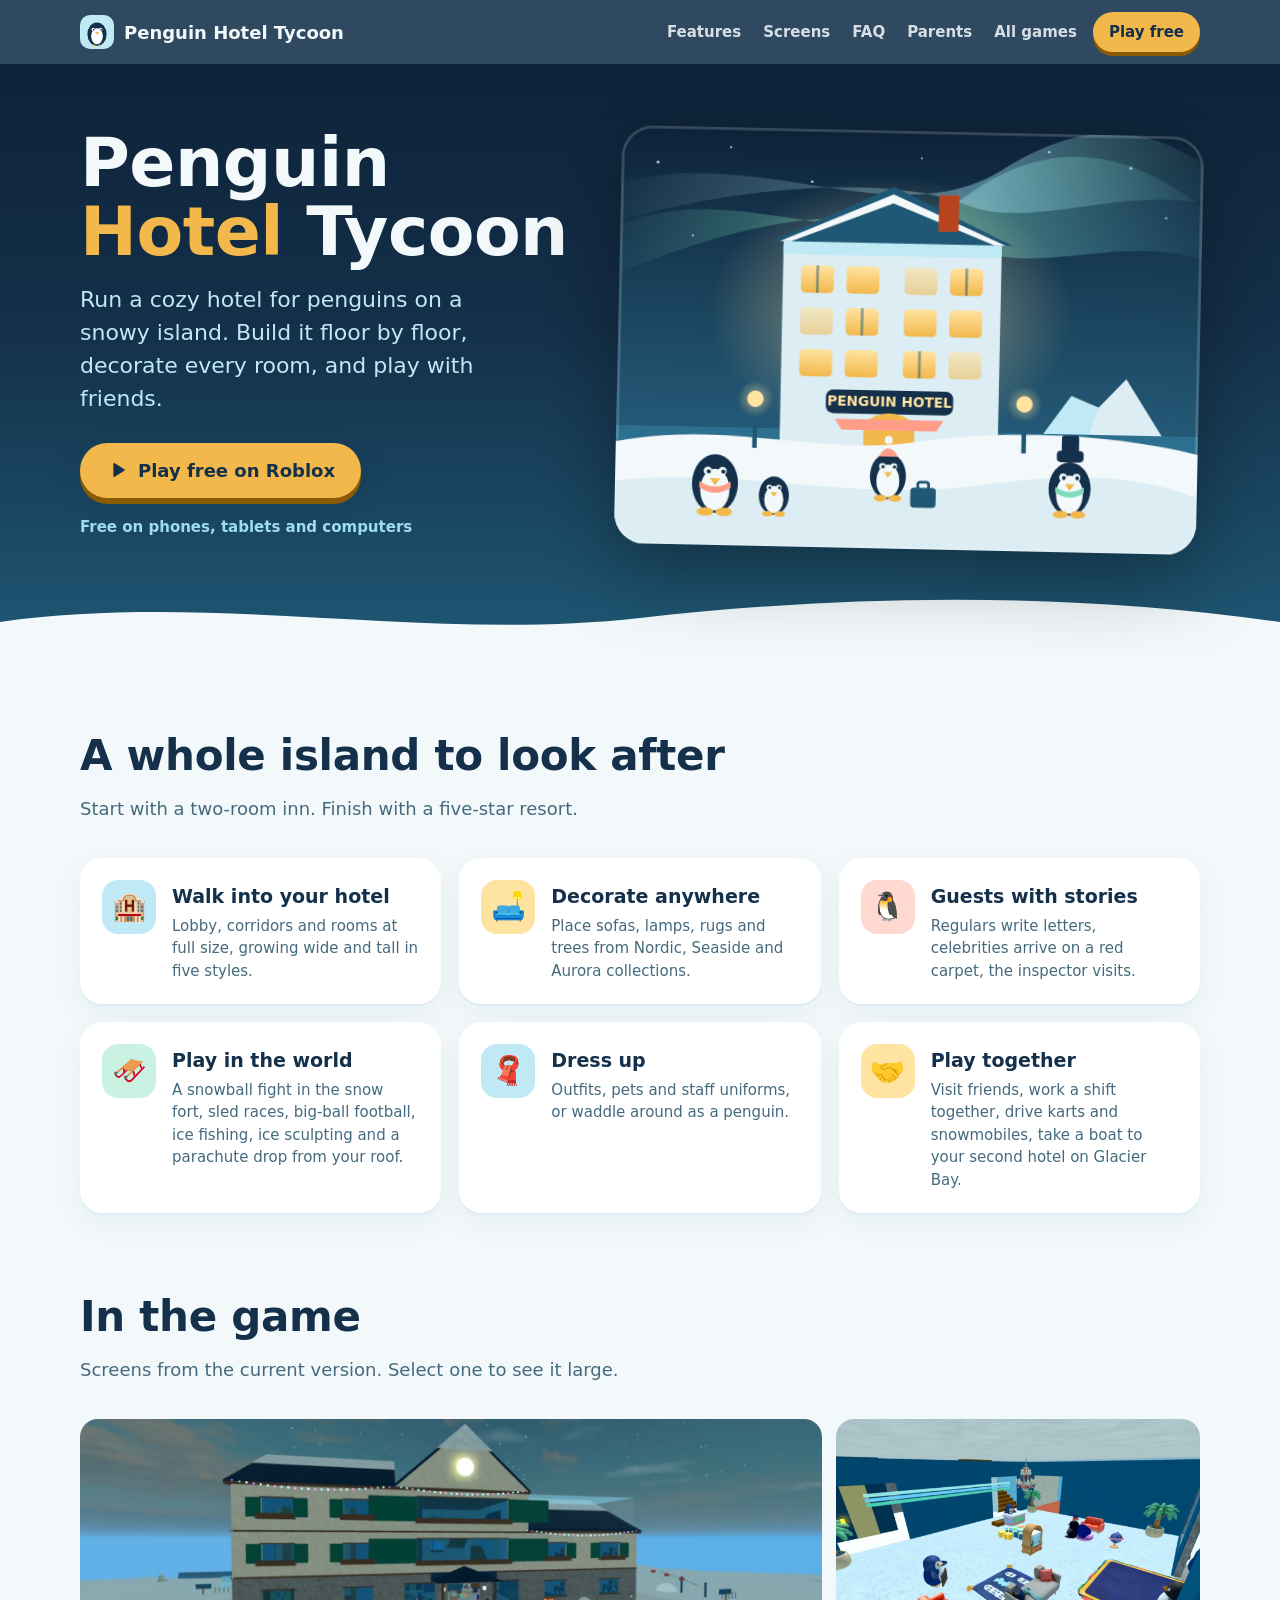
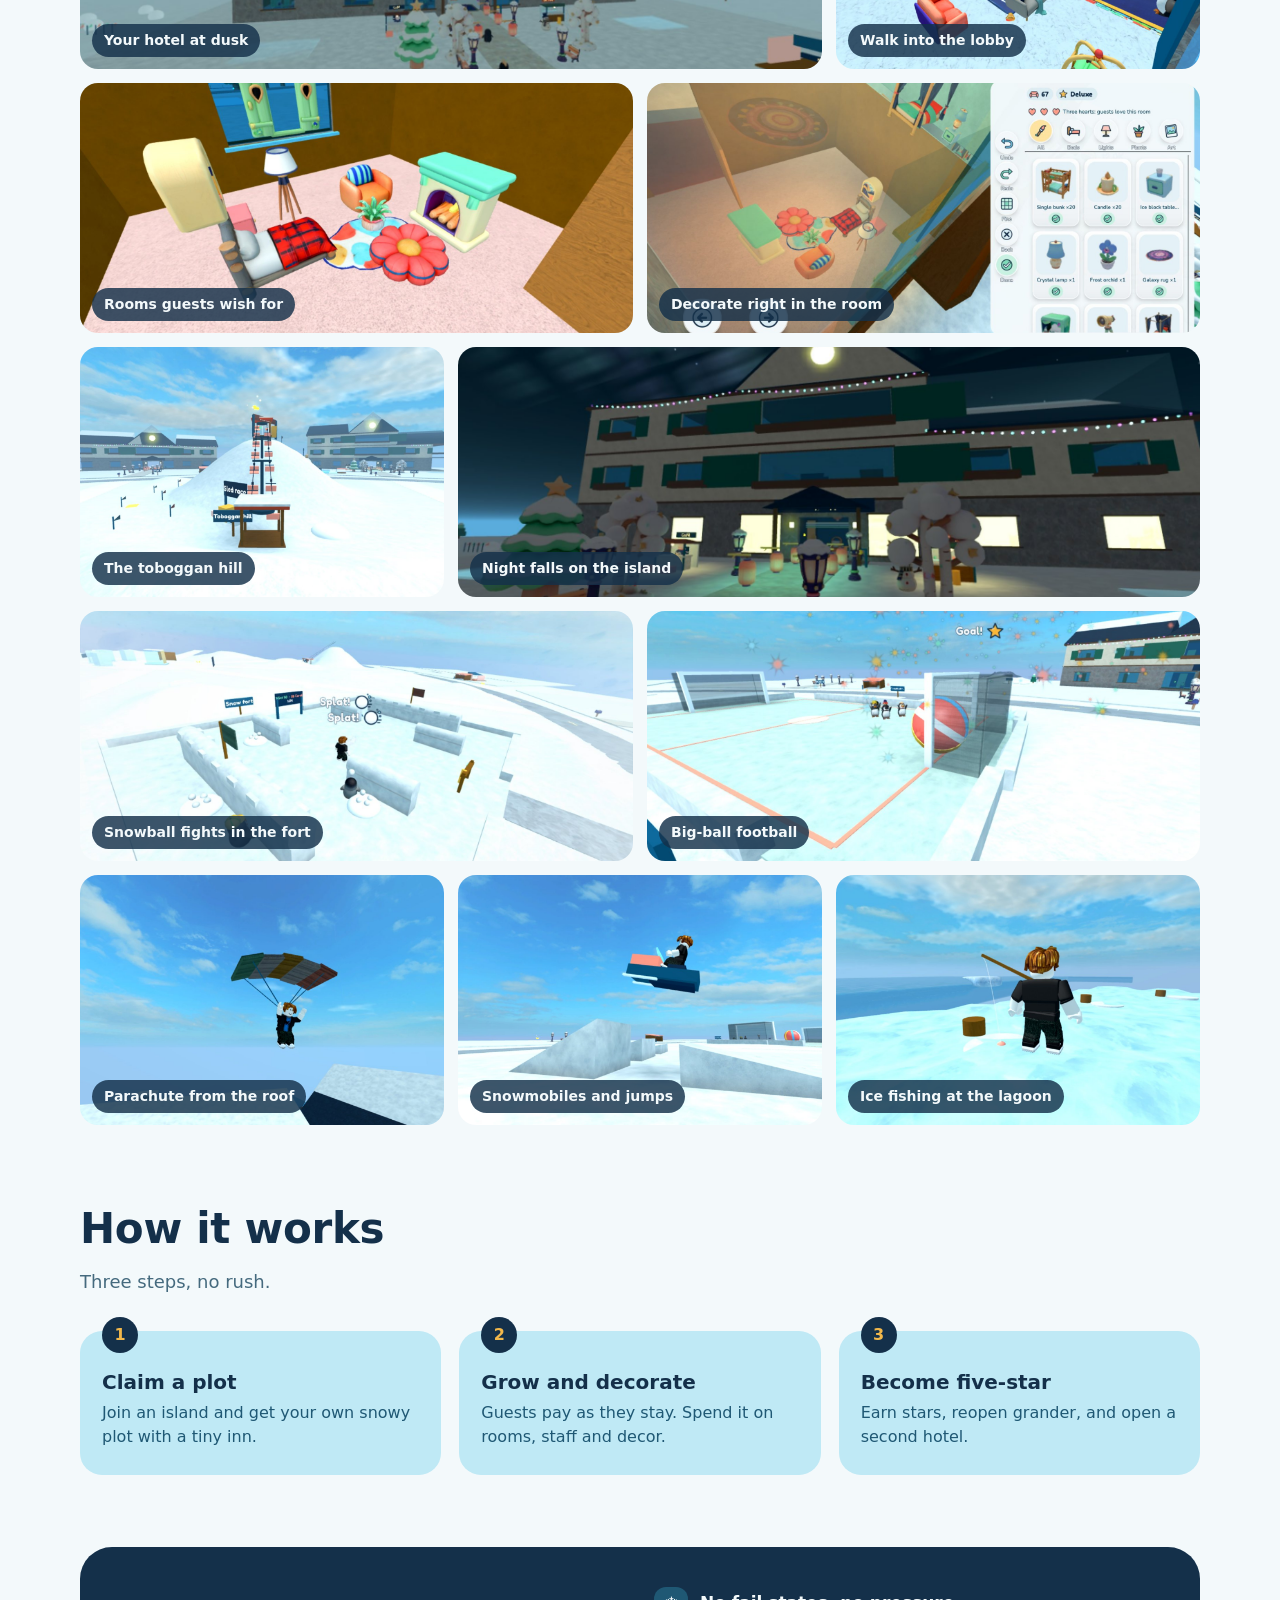
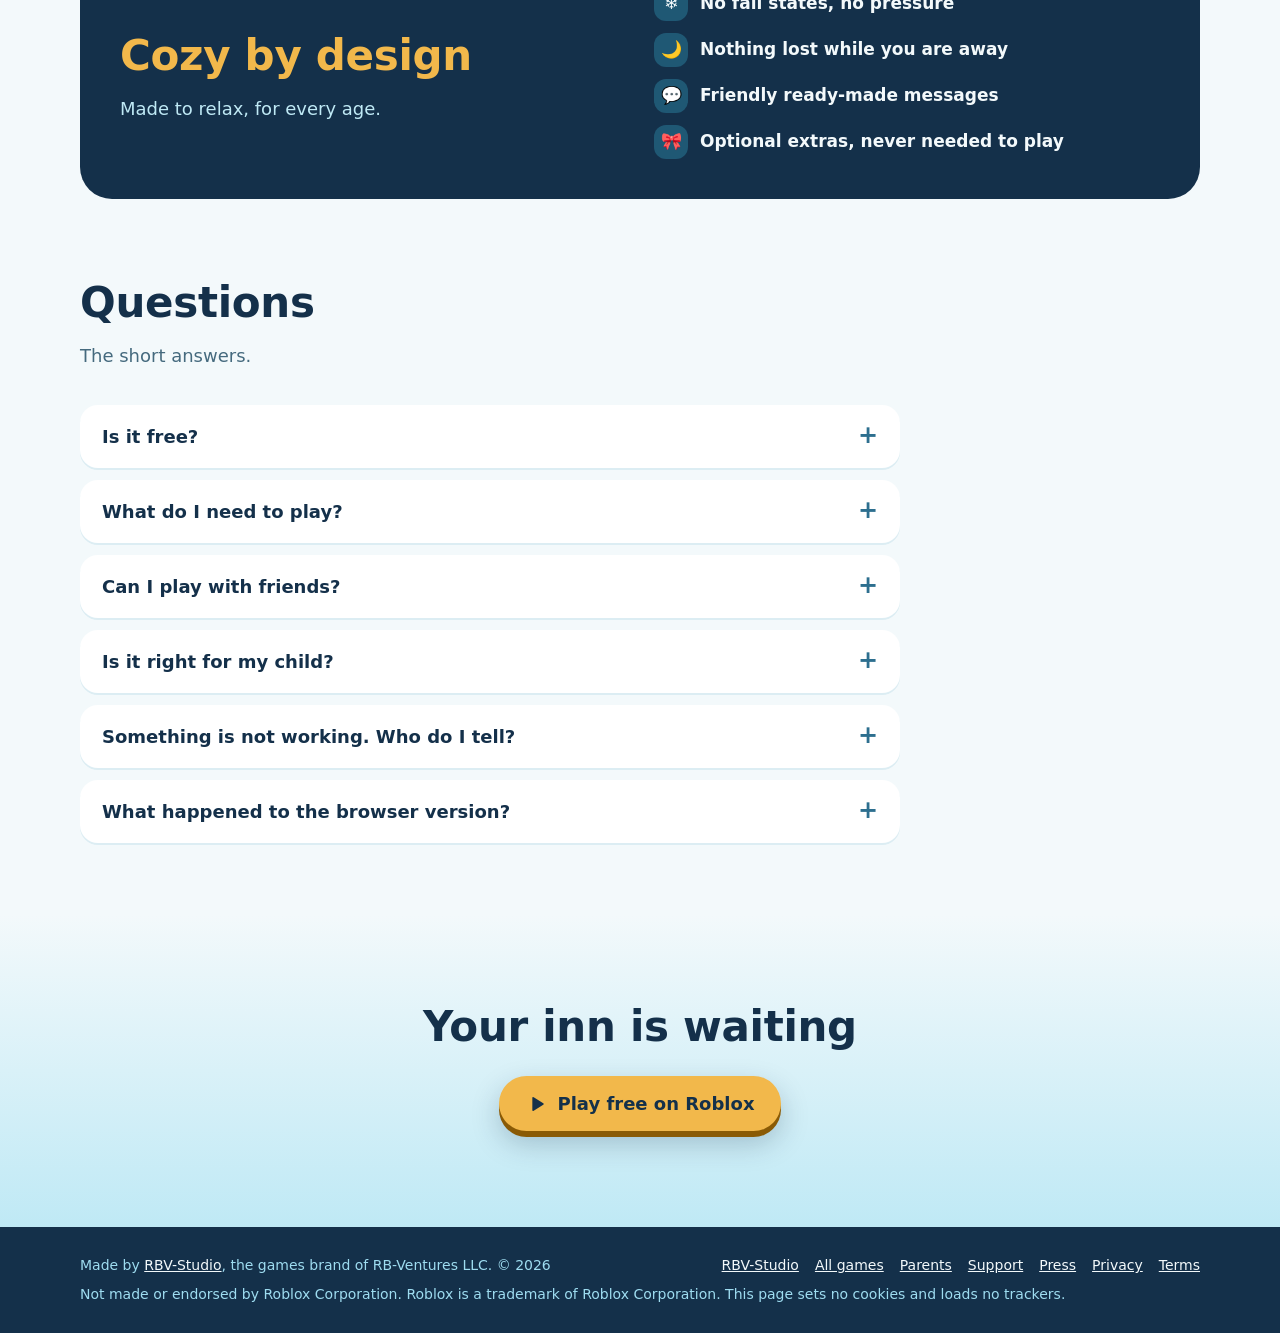
<file: penguin-hotel-tycoon/index.html>
<!doctype html>
<html lang="en" data-live="true">
<head>
  <meta charset="utf-8">
  <meta name="viewport" content="width=device-width, initial-scale=1">
  <title>Penguin Hotel Tycoon — a cozy penguin hotel on Roblox</title>
  <meta name="description" content="Run a cozy hotel for penguins on a snowy island. Build floor by floor, decorate every room, meet guests and play with friends. Free on Roblox.">
  <meta name="theme-color" content="#14304a">
  <meta property="og:title" content="Penguin Hotel Tycoon">
  <meta property="og:description" content="Run a cozy hotel for penguins on a snowy island. Free on Roblox.">
  <meta property="og:image" content="https://rbv-studio.com/penguin-hotel-tycoon/img/hotel-dusk.jpg">
  <meta property="og:type" content="website">
  <link rel="icon" href="/penguin-hotel-tycoon/favicon.svg" type="image/svg+xml">
  <link rel="stylesheet" href="/assets/viewer.css">
  <link rel="canonical" href="https://rbv-studio.com/penguin-hotel-tycoon/">
  <meta property="og:url" content="https://rbv-studio.com/penguin-hotel-tycoon/">
  <style>
    :root {
      --snow: #f3f9fb;
      --snow-shade: #dcedf3;
      --sky200: #bfe9f5;
      --sky300: #9edcf0;
      --sky400: #6fc5e3;
      --navy900: #14304a;
      --navy700: #1f5874;
      --navy500: #2d6f8f;
      --ink-muted: #456a7e;
      --gold300: #ffe3a1;
      --gold500: #f2b84b;
      --gold700: #8a5a05;
      --coral500: #ff9d88;
      --mint500: #7fdcb9;
      --radius: 22px;
      --font: ui-rounded, "SF Pro Rounded", "Nunito", "Segoe UI", system-ui, -apple-system, sans-serif;
      color-scheme: light;
    }
    * { box-sizing: border-box; }
    html { scroll-behavior: smooth; }
    body {
      margin: 0;
      font-family: var(--font);
      color: var(--navy900);
      background: var(--snow);
      line-height: 1.5;
      -webkit-font-smoothing: antialiased;
    }
    img { max-width: 100%; display: block; }
    a { color: inherit; }
    .wrap { width: min(1120px, 100% - 32px); margin-inline: auto; }

    /* header */
    header.top {
      position: sticky; top: 0; z-index: 10;
      background: color-mix(in srgb, var(--navy900) 88%, transparent);
      backdrop-filter: blur(10px);
      color: var(--snow);
    }
    header.top .wrap { display: flex; align-items: center; gap: 16px; height: 64px; }
    .brand { display: flex; align-items: center; gap: 10px; font-weight: 800; font-size: 18px; text-decoration: none; }
    .brand img { width: 34px; height: 34px; border-radius: 10px; }
    nav.links { margin-left: auto; display: flex; gap: 22px; font-weight: 700; font-size: 15px; }
    nav.links a { text-decoration: none; opacity: .85; }
    nav.links a:hover { opacity: 1; }

    /* buttons */
    .play {
      display: inline-flex; align-items: center; gap: 10px;
      padding: 14px 26px; border-radius: 999px;
      background: var(--gold500); color: var(--navy900);
      font-weight: 800; font-size: 18px; text-decoration: none;
      box-shadow: 0 6px 0 var(--gold700), 0 12px 28px rgb(20 48 74 / .25);
      transition: transform .12s ease, box-shadow .12s ease;
    }
    .play:hover { transform: translateY(-2px); box-shadow: 0 8px 0 var(--gold700), 0 16px 32px rgb(20 48 74 / .3); }
    .play:active { transform: translateY(3px); box-shadow: 0 3px 0 var(--gold700), 0 8px 18px rgb(20 48 74 / .25); }
    .play svg { width: 22px; height: 22px; }
    .play.small { padding: 9px 16px; font-size: 15px; box-shadow: 0 4px 0 var(--gold700); white-space: nowrap; }
    [data-live="false"] .when-live, [data-live="true"] .when-soon { display: none; }
    .soon-badge {
      display: inline-block; margin-left: 12px; padding: 4px 12px; border-radius: 999px;
      background: var(--mint500); color: var(--navy900); font-weight: 800; font-size: 14px; vertical-align: middle;
    }

    /* hero */
    .hero {
      position: relative; overflow: hidden; color: var(--snow);
      background: linear-gradient(180deg, #0d2238 0%, #14304a 45%, #1f5874 100%);
    }
    .hero .wrap { display: grid; grid-template-columns: 1fr 1.15fr; gap: 32px; align-items: center; padding: 64px 0 40px; }
    .hero h1 { font-size: clamp(40px, 6vw, 68px); line-height: 1.02; margin: 0 0 16px; letter-spacing: -.5px; }
    .hero h1 span { color: var(--gold500); }
    .hero p.lede { font-size: clamp(18px, 2.2vw, 22px); margin: 0 0 28px; color: var(--sky200); max-width: 32ch; }
    .hero .meta { margin-top: 18px; font-size: 15px; color: var(--sky300); font-weight: 700; }
    .hero-art { width: 100%; height: auto; filter: drop-shadow(0 24px 40px rgb(0 0 0 / .35)); transform: rotate(1.2deg); }
    .hills { display: block; width: 100%; height: 60px; margin-top: -1px; }

    /* features */
    section { padding: 72px 0; }
    h2 { font-size: clamp(30px, 4vw, 42px); margin: 0 0 8px; letter-spacing: -.3px; }
    .sub { margin: 0 0 36px; color: var(--ink-muted); font-size: 18px; }
    .features { display: grid; grid-template-columns: repeat(3, 1fr); gap: 18px; }
    .feature {
      background: white; border-radius: var(--radius); padding: 22px;
      box-shadow: 0 2px 0 var(--snow-shade), 0 10px 30px rgb(20 48 74 / .06);
      display: flex; gap: 16px; align-items: flex-start;
    }
    .feature .icon {
      flex: none; width: 54px; height: 54px; border-radius: 16px;
      display: grid; place-items: center; font-size: 28px;
    }
    .feature h3 { margin: 2px 0 4px; font-size: 19px; }
    .feature p { margin: 0; color: var(--ink-muted); font-size: 15px; }

    /* gallery */
    .gallery { display: grid; grid-template-columns: repeat(6, 1fr); grid-auto-rows: 250px; gap: 14px; }
    .gallery figure { margin: 0; position: relative; border-radius: 18px; overflow: hidden; background: var(--navy900); cursor: zoom-in; }
    .gallery figure a { display: block; height: 100%; }
    .gallery figure img { width: 100%; height: 100%; object-fit: cover; transition: transform .4s ease; }
    .gallery figure:hover img { transform: scale(1.04); }
    .gallery figcaption { pointer-events: none;
      position: absolute; left: 12px; bottom: 12px; padding: 6px 12px; border-radius: 999px;
      background: rgb(20 48 74 / .82); color: var(--snow); font-weight: 800; font-size: 14px;
    }
    .gallery .wide { grid-column: span 4; }
    .gallery .tall { grid-column: span 2; }
    .gallery .half { grid-column: span 3; }
    .gallery-hint { display: none; margin: 10px 0 0; color: var(--ink-muted); font-size: 15px; }

    /* steps */
    .steps { display: grid; grid-template-columns: repeat(3, 1fr); gap: 18px; counter-reset: step; }
    .step { background: var(--sky200); border-radius: var(--radius); padding: 26px 22px; position: relative; }
    .step::before {
      counter-increment: step; content: counter(step);
      position: absolute; top: -14px; left: 22px; width: 36px; height: 36px; border-radius: 50%;
      background: var(--navy900); color: var(--gold500); font-weight: 800; display: grid; place-items: center;
    }
    .step h3 { margin: 10px 0 4px; font-size: 20px; }
    .step p { margin: 0; color: var(--navy700); }

    /* promise */
    .promise { background: var(--navy900); color: var(--snow); border-radius: 32px; padding: 40px; display: grid; grid-template-columns: 1fr 1fr; gap: 28px; align-items: center; }
    .promise h2 { color: var(--gold500); }
    .promise ul { list-style: none; margin: 0; padding: 0; display: grid; gap: 12px; }
    .promise li { display: flex; gap: 12px; align-items: center; font-weight: 700; font-size: 17px; }
    .promise li span { flex: none; width: 34px; height: 34px; border-radius: 12px; background: var(--navy700); display: grid; place-items: center; }

    /* faq */
    .faq { display: grid; gap: 12px; max-width: 820px; }
    .faq details { background: white; border-radius: 18px; padding: 18px 22px; box-shadow: 0 2px 0 var(--snow-shade); }
    .faq summary { cursor: pointer; font-weight: 800; font-size: 18px; list-style: none; display: flex; justify-content: space-between; gap: 12px; }
    .faq summary::-webkit-details-marker { display: none; }
    .faq summary::after { content: "+"; font-size: 24px; line-height: 1; color: var(--navy500); }
    .faq details[open] summary::after { content: "–"; }
    .faq p { margin: 10px 0 0; color: var(--ink-muted); }

    /* cta + footer */
    .cta { text-align: center; padding: 80px 0 96px; background: linear-gradient(180deg, var(--snow) 0%, var(--sky200) 100%); }
    .cta h2 { margin-bottom: 18px; }
    footer { background: var(--navy900); color: var(--sky300); padding: 28px 0; font-size: 14px; }
    footer .wrap { display: flex; flex-wrap: wrap; gap: 8px 24px; justify-content: space-between; }
    footer .links { display: flex; flex-wrap: wrap; gap: 4px 16px; }
    footer a { color: var(--snow); }
    .faq p a { color: var(--navy500); font-weight: 700; }

    /* snow */
    .snow { position: absolute; inset: 0; pointer-events: none; }
    .snow i { position: absolute; top: -10px; width: 6px; height: 6px; border-radius: 50%; background: white; opacity: .8; animation: fall linear infinite; }
    @keyframes fall { to { transform: translate3d(-40px, 110vh, 0); } }
    @media (prefers-reduced-motion: reduce) {
      .snow { display: none; }
      html { scroll-behavior: auto; }
      .play, .gallery figure img { transition: none; }
    }

    @media (max-width: 900px) {
      .hero .wrap { grid-template-columns: 1fr; padding-top: 40px; text-align: center; }
      .hero p.lede { margin-inline: auto; }
      .features, .steps { grid-template-columns: 1fr 1fr; }
      .promise { grid-template-columns: 1fr; padding: 28px; }
      /* phones and small tablets: swipe through the pictures, one at a time with the next one peeking in */
      .gallery { display: flex; overflow-x: auto; scroll-snap-type: x mandatory; gap: 12px; margin-inline: -16px; padding: 0 16px 6px; scrollbar-width: none; }
      .gallery::-webkit-scrollbar { display: none; }
      .gallery figure { flex: 0 0 84%; aspect-ratio: 16 / 9; scroll-snap-align: center; }
      .gallery-hint { display: block; }
      nav.links { display: none; }
      header.top .play.small { margin-left: auto; }
    }
    @media (max-width: 560px) {
      .brand { font-size: 16px; white-space: nowrap; }
      .brand img { width: 30px; height: 30px; }
      .features, .steps { grid-template-columns: 1fr; }
      .soon-badge { display: block; width: fit-content; margin: 12px auto 0; }
    }
  </style>
</head>
<body>
  <header class="top">
    <div class="wrap">
      <a class="brand" href="#top"><img src="/penguin-hotel-tycoon/favicon.svg" alt="" width="34" height="34">Penguin Hotel Tycoon</a>
      <nav class="links" aria-label="Sections">
        <a href="#features">Features</a>
        <a href="#screens">Screens</a>
        <a href="#faq">FAQ</a>
        <a href="/parents/">Parents</a>
        <a href="/games/">All games</a>
      </nav>
      <a class="play small when-live" href="https://www.roblox.com/games/127537773195960/Penguin-Hotel-Tycoon" rel="noopener">Play free</a>
      <a class="play small when-soon" href="https://www.roblox.com/communities/632041669/RBV-Studio" rel="noopener">Follow us</a>
    </div>
  </header>

  <main id="top">
    <div class="hero">
      <div class="snow" aria-hidden="true"></div>
      <div class="wrap">
        <div>
          <h1>Penguin <span>Hotel</span> Tycoon</h1>
          <p class="lede">Run a cozy hotel for penguins on a snowy island. Build it floor by floor, decorate every room, and play with friends.</p>
          <a class="play when-live" href="https://www.roblox.com/games/127537773195960/Penguin-Hotel-Tycoon" rel="noopener">
            <svg viewBox="0 0 24 24" aria-hidden="true"><path fill="currentColor" d="M8 5.5v13a1 1 0 0 0 1.5.86l10.4-6.5a1 1 0 0 0 0-1.72L9.5 4.64A1 1 0 0 0 8 5.5Z"/></svg>
            Play free on Roblox
          </a>
          <a class="play when-soon" href="https://www.roblox.com/communities/632041669/RBV-Studio" rel="noopener">Follow RBV-Studio on Roblox</a>
          <span class="soon-badge when-soon">Opening soon</span>
          <p class="meta">Free on phones, tablets and computers</p>
        </div>
        <svg class="hero-art" viewBox="0 0 640 460" role="img" aria-label="A penguin hotel with glowing windows under the northern lights, with penguins in scarves in the snow">
          <defs>
            <linearGradient id="aur1" x1="0" x2="1"><stop offset="0" stop-color="#7fdcb9" stop-opacity="0"/><stop offset=".5" stop-color="#7fdcb9" stop-opacity=".55"/><stop offset="1" stop-color="#6fc5e3" stop-opacity="0"/></linearGradient>
            <linearGradient id="aur2" x1="0" x2="1"><stop offset="0" stop-color="#c9f2e3" stop-opacity="0"/><stop offset=".6" stop-color="#9edcf0" stop-opacity=".45"/><stop offset="1" stop-color="#7fdcb9" stop-opacity="0"/></linearGradient>
            <linearGradient id="win" x1="0" y1="0" x2="0" y2="1"><stop offset="0" stop-color="#ffe3a1"/><stop offset="1" stop-color="#f2b84b"/></linearGradient>
            <radialGradient id="glow" cx=".5" cy=".5" r=".5"><stop offset="0" stop-color="#ffe3a1" stop-opacity=".55"/><stop offset="1" stop-color="#ffe3a1" stop-opacity="0"/></radialGradient>
            <clipPath id="card"><rect width="640" height="460" rx="34"/></clipPath>
            <linearGradient id="night" x1="0" y1="0" x2="0" y2="1"><stop offset="0" stop-color="#0d2238"/><stop offset="1" stop-color="#2d6f8f"/></linearGradient>
            <g id="peng">
              <ellipse cx="0" cy="0" rx="22" ry="28" fill="#14304a"/>
              <ellipse cx="0" cy="6" rx="14" ry="20" fill="#f3f9fb"/>
              <circle cx="-7" cy="-12" r="4" fill="#f3f9fb"/><circle cx="7" cy="-12" r="4" fill="#f3f9fb"/>
              <circle cx="-6.2" cy="-11.4" r="2" fill="#14304a"/><circle cx="7.8" cy="-11.4" r="2" fill="#14304a"/>
              <path d="M-5 -5 L5 -5 L0 2 Z" fill="#f2b84b"/>
              <ellipse cx="-9" cy="27" rx="8" ry="4" fill="#f2b84b"/><ellipse cx="9" cy="27" rx="8" ry="4" fill="#f2b84b"/>
            </g>
          </defs>
          <g clip-path="url(#card)">
          <rect width="640" height="460" fill="url(#night)"/>
          <!-- stars and aurora -->
          <g fill="#f3f9fb" opacity=".8">
            <circle cx="40" cy="40" r="1.6"/><circle cx="120" cy="22" r="1.2"/><circle cx="210" cy="58" r="1.4"/><circle cx="560" cy="36" r="1.6"/>
            <circle cx="600" cy="90" r="1.2"/><circle cx="470" cy="20" r="1.3"/><circle cx="330" cy="30" r="1"/><circle cx="80" cy="120" r="1.1"/>
          </g>
          <path d="M-20 120 C120 40, 260 160, 380 70 S 600 40, 680 110 L 680 150 C 560 90, 470 170, 360 120 S 120 110, -20 170 Z" fill="url(#aur1)"/>
          <path d="M-20 70 C140 10, 300 120, 420 40 S 620 10, 680 60 L 680 85 C 580 40, 460 110, 380 80 S 140 60, -20 110 Z" fill="url(#aur2)"/>
          <!-- distant iceberg and sea -->
          <path d="M0 330 L640 330 L640 460 L0 460 Z" fill="#2d6f8f"/>
          <path d="M470 330 L500 288 L530 300 L560 268 L600 330 Z" fill="#dcedf3"/>
          <path d="M500 288 L530 300 L520 330 L470 330 Z" fill="#bfe9f5"/>
          <!-- the hotel -->
          <ellipse cx="300" cy="200" rx="200" ry="150" fill="url(#glow)"/>
          <rect x="180" y="120" width="240" height="230" rx="10" fill="#dcedf3"/>
          <rect x="180" y="120" width="240" height="18" fill="#bfe9f5"/>
          <path d="M168 124 L300 62 L432 124 Z" fill="#1f5874"/>
          <path d="M176 124 L300 70 L424 124 L412 124 L300 80 L188 124 Z" fill="#f3f9fb"/>
          <rect x="350" y="70" width="22" height="40" fill="#b8431f"/>
          <g fill="url(#win)">
            <rect x="200" y="150" width="36" height="30" rx="5"/><rect x="250" y="150" width="36" height="30" rx="5"/><rect x="314" y="150" width="36" height="30" rx="5" opacity=".55"/><rect x="364" y="150" width="36" height="30" rx="5"/>
            <rect x="200" y="196" width="36" height="30" rx="5" opacity=".55"/><rect x="250" y="196" width="36" height="30" rx="5"/><rect x="314" y="196" width="36" height="30" rx="5"/><rect x="364" y="196" width="36" height="30" rx="5"/>
            <rect x="200" y="242" width="36" height="30" rx="5"/><rect x="250" y="242" width="36" height="30" rx="5"/><rect x="314" y="242" width="36" height="30" rx="5"/><rect x="364" y="242" width="36" height="30" rx="5" opacity=".55"/>
          </g>
          <g stroke="#1f5874" stroke-width="3" opacity=".5">
            <line x1="218" y1="150" x2="218" y2="180"/><line x1="268" y1="196" x2="268" y2="226"/><line x1="332" y1="242" x2="332" y2="272"/><line x1="382" y1="150" x2="382" y2="180"/>
          </g>
          <rect x="230" y="286" width="140" height="26" rx="8" fill="#14304a"/>
          <text x="300" y="304" text-anchor="middle" font-family="ui-rounded, system-ui, sans-serif" font-weight="800" font-size="15" fill="#ffe3a1">PENGUIN HOTEL</text>
          <path d="M272 350 L272 322 Q300 300 328 322 L328 350 Z" fill="#f2b84b"/>
          <path d="M240 318 L360 318 L352 330 L248 330 Z" fill="#ff9d88"/>
          <!-- snow ground -->
          <path d="M-10 350 C120 320, 220 360, 330 342 S 560 330, 650 352 L650 470 L-10 470 Z" fill="#f3f9fb"/>
          <path d="M-10 392 C140 372, 260 410, 400 388 S 590 380, 650 400 L650 470 L-10 470 Z" fill="#dcedf3"/>
          <!-- lanterns -->
          <g>
            <rect x="150" y="300" width="5" height="52" fill="#1f5874"/><circle cx="152.5" cy="298" r="9" fill="#ffe3a1"/><circle cx="152.5" cy="298" r="20" fill="url(#glow)"/>
            <rect x="446" y="300" width="5" height="52" fill="#1f5874"/><circle cx="448.5" cy="298" r="9" fill="#ffe3a1"/><circle cx="448.5" cy="298" r="20" fill="url(#glow)"/>
          </g>
          <!-- penguins -->
          <g transform="translate(110 392) scale(1.15)"><use href="#peng"/><path d="M-15 -2 Q0 8 15 -2 L15 4 Q0 14 -15 4 Z" fill="#ff9d88"/></g>
          <g transform="translate(175 404) scale(.75)"><use href="#peng"/></g>
          <g transform="translate(500 390) scale(1.05)"><use href="#peng"/><path d="M-15 -2 Q0 8 15 -2 L15 4 Q0 14 -15 4 Z" fill="#7fdcb9"/><rect x="-14" y="-40" width="28" height="12" rx="4" fill="#14304a"/><rect x="-9" y="-56" width="18" height="18" rx="3" fill="#14304a"/></g>
          <g transform="translate(300 380) scale(.9)"><use href="#peng"/><path d="M-12 -24 Q0 -44 12 -24 Z" fill="#ff9d88"/><circle cx="0" cy="-44" r="5" fill="#f3f9fb"/></g>
          <!-- suitcase -->
          <rect x="325" y="392" width="28" height="22" rx="4" fill="#1f5874"/><rect x="333" y="386" width="12" height="8" rx="3" fill="none" stroke="#1f5874" stroke-width="3"/>
          </g>
          <rect x="1.5" y="1.5" width="637" height="457" rx="33" fill="none" stroke="#f3f9fb" stroke-opacity=".18" stroke-width="3"/>
        </svg>
      </div>
      <svg class="hills" viewBox="0 0 1440 60" preserveAspectRatio="none" aria-hidden="true"><path d="M0 60 L0 30 C240 0, 480 50, 720 26 S 1200 0, 1440 30 L1440 60 Z" fill="#f3f9fb"/></svg>
    </div>

    <section id="features">
      <div class="wrap">
        <h2>A whole island to look after</h2>
        <p class="sub">Start with a two-room inn. Finish with a five-star resort.</p>
        <div class="features">
          <div class="feature"><div class="icon" style="background:var(--sky200)">🏨</div><div><h3>Walk into your hotel</h3><p>Lobby, corridors and rooms at full size, growing wide and tall in five styles.</p></div></div>
          <div class="feature"><div class="icon" style="background:var(--gold300)">🛋️</div><div><h3>Decorate anywhere</h3><p>Place sofas, lamps, rugs and trees from Nordic, Seaside and Aurora collections.</p></div></div>
          <div class="feature"><div class="icon" style="background:#ffd9d0">🐧</div><div><h3>Guests with stories</h3><p>Regulars write letters, celebrities arrive on a red carpet, the inspector visits.</p></div></div>
          <div class="feature"><div class="icon" style="background:#c9f2e3">🛷</div><div><h3>Play in the world</h3><p>A snowball fight in the snow fort, sled races, big-ball football, ice fishing, ice sculpting and a parachute drop from your roof.</p></div></div>
          <div class="feature"><div class="icon" style="background:var(--sky200)">🧣</div><div><h3>Dress up</h3><p>Outfits, pets and staff uniforms, or waddle around as a penguin.</p></div></div>
          <div class="feature"><div class="icon" style="background:var(--gold300)">🤝</div><div><h3>Play together</h3><p>Visit friends, work a shift together, drive karts and snowmobiles, take a boat to your second hotel on Glacier Bay.</p></div></div>
        </div>
      </div>
    </section>

    <section id="screens" style="padding-top:0">
      <div class="wrap">
        <h2>In the game</h2>
        <p class="sub">Screens from the current version. Select one to see it large.</p>
        <div class="gallery" data-gallery>
          <figure class="wide"><a href="/penguin-hotel-tycoon/img/hotel-dusk.jpg"><img src="/penguin-hotel-tycoon/img/hotel-dusk.jpg" alt="A chalet-style penguin hotel with two wings at dusk, lamps along the path" loading="lazy" width="1600" height="858"></a><figcaption>Your hotel at dusk</figcaption></figure>
          <figure class="tall"><a href="/penguin-hotel-tycoon/img/lobby.jpg"><img src="/penguin-hotel-tycoon/img/lobby.jpg" alt="Inside the lobby: the reception desk, sofas, a rug and penguin guests" loading="lazy" width="1600" height="858"></a><figcaption>Walk into the lobby</figcaption></figure>
          <figure class="half"><a href="/penguin-hotel-tycoon/img/room.jpg"><img src="/penguin-hotel-tycoon/img/room.jpg" alt="A cozy guest room with a cabin bed, shuttered window, knit armchair, rug and flower pouf" loading="lazy" width="1600" height="858"></a><figcaption>Rooms guests wish for</figcaption></figure>
          <figure class="half"><a href="/penguin-hotel-tycoon/img/ui-decor.jpg"><img src="/penguin-hotel-tycoon/img/ui-decor.jpg" alt="Decorating a room in place: the room seen from above beside a tray of picture cards, three hearts for its style" loading="lazy" width="1600" height="858"></a><figcaption>Decorate right in the room</figcaption></figure>
          <figure class="tall"><a href="/penguin-hotel-tycoon/img/toboggan-hill.jpg"><img src="/penguin-hotel-tycoon/img/toboggan-hill.jpg" alt="A chairlift climbing a snowy toboggan hill" loading="lazy" width="1600" height="858"></a><figcaption>The toboggan hill</figcaption></figure>
          <figure class="wide"><a href="/penguin-hotel-tycoon/img/hotel-night.jpg"><img src="/penguin-hotel-tycoon/img/hotel-night.jpg" alt="The hotel at night under the northern lights" loading="lazy" width="1600" height="858"></a><figcaption>Night falls on the island</figcaption></figure>
          <figure class="half"><a href="/penguin-hotel-tycoon/img/snow-fort.jpg"><img src="/penguin-hotel-tycoon/img/snow-fort.jpg" alt="A snowball fight in the snow fort: a player and penguin teams behind snow walls, a splat on the far side and the team board" loading="lazy" width="1600" height="858"></a><figcaption>Snowball fights in the fort</figcaption></figure>
          <figure class="half"><a href="/penguin-hotel-tycoon/img/football.jpg"><img src="/penguin-hotel-tycoon/img/football.jpg" alt="Penguins cheer as a giant striped ball rolls into the goal under confetti" loading="lazy" width="1600" height="858"></a><figcaption>Big-ball football</figcaption></figure>
          <figure class="tall"><a href="/penguin-hotel-tycoon/img/parachute.jpg"><img src="/penguin-hotel-tycoon/img/parachute.jpg" alt="A player waves under a striped parachute above the snowy hotel roofs" loading="lazy" width="1600" height="858"></a><figcaption>Parachute from the roof</figcaption></figure>
          <figure class="tall"><a href="/penguin-hotel-tycoon/img/jump-park.jpg"><img src="/penguin-hotel-tycoon/img/jump-park.jpg" alt="A snowmobile flies off a snow ramp at the jump park" loading="lazy" width="1600" height="858"></a><figcaption>Snowmobiles and jumps</figcaption></figure>
          <figure class="tall"><a href="/penguin-hotel-tycoon/img/lagoon.jpg"><img src="/penguin-hotel-tycoon/img/lagoon.jpg" alt="A player ice fishing at a hole in the frozen lagoon, the sea behind" loading="lazy" width="1600" height="858"></a><figcaption>Ice fishing at the lagoon</figcaption></figure>
        </div>
        <p class="gallery-hint">Swipe through the pictures, and tap one to see it large.</p>
      </div>
    </section>

    <section style="padding-top:0">
      <div class="wrap">
        <h2>How it works</h2>
        <p class="sub">Three steps, no rush.</p>
        <div class="steps">
          <div class="step"><h3>Claim a plot</h3><p>Join an island and get your own snowy plot with a tiny inn.</p></div>
          <div class="step"><h3>Grow and decorate</h3><p>Guests pay as they stay. Spend it on rooms, staff and decor.</p></div>
          <div class="step"><h3>Become five-star</h3><p>Earn stars, reopen grander, and open a second hotel.</p></div>
        </div>
      </div>
    </section>

    <section style="padding-top:0">
      <div class="wrap">
        <div class="promise">
          <div>
            <h2>Cozy by design</h2>
            <p style="color:var(--sky200);font-size:18px;margin:0">Made to relax, for every age.</p>
          </div>
          <ul>
            <li><span>❄️</span>No fail states, no pressure</li>
            <li><span>🌙</span>Nothing lost while you are away</li>
            <li><span>💬</span>Friendly ready-made messages</li>
            <li><span>🎀</span>Optional extras, never needed to play</li>
          </ul>
        </div>
      </div>
    </section>

    <section id="faq" style="padding-top:0">
      <div class="wrap">
        <h2>Questions</h2>
        <p class="sub">The short answers.</p>
        <div class="faq">
          <details><summary>Is it free?</summary><p>Yes, completely. Nothing in the game is for sale. If we add optional extras later, they will be looks and small treats you pick yourself, never loot boxes.</p></details>
          <details><summary>What do I need to play?</summary><p>A free Roblox account and the Roblox app on a phone, tablet or computer.</p></details>
          <details><summary>Can I play with friends?</summary><p>Yes. Up to eight players share an island. Visit each other's hotels, like their rooms, send postcards and work towards a weekly crew goal.</p></details>
          <details><summary>Is it right for my child?</summary><p>It is made for every age: no fail states, nothing to lose, no loot boxes. Our <a href="/parents/">parents' guide</a> explains what can be bought and how Roblox's chat and spending controls work.</p></details>
          <details><summary>Something is not working. Who do I tell?</summary><p>Open Settings in the game and press Show error log: it sends us a short technical report from your device. Then write to <a href="mailto:support@rbv-studio.com">support@rbv-studio.com</a> and tell us what you saw. More on the <a href="/support/">support page</a>.</p></details>
          <details><summary>What happened to the browser version?</summary><p>Penguin Hotel Tycoon moved to Roblox, where you can play together in 3D. The old browser game has been retired, and its saves can't be carried over.</p></details>
        </div>
      </div>
    </section>

    <section class="cta">
      <div class="wrap">
        <h2>Your inn is waiting</h2>
        <a class="play when-live" href="https://www.roblox.com/games/127537773195960/Penguin-Hotel-Tycoon" rel="noopener">
          <svg viewBox="0 0 24 24" aria-hidden="true"><path fill="currentColor" d="M8 5.5v13a1 1 0 0 0 1.5.86l10.4-6.5a1 1 0 0 0 0-1.72L9.5 4.64A1 1 0 0 0 8 5.5Z"/></svg>
          Play free on Roblox
        </a>
        <a class="play when-soon" href="https://www.roblox.com/communities/632041669/RBV-Studio" rel="noopener">Follow RBV-Studio on Roblox</a>
      </div>
    </section>
  </main>

  <footer>
    <div class="wrap">
      <span>Made by <a href="/">RBV-Studio</a>, the games brand of RB-Ventures LLC. © 2026</span>
      <span class="links"><a href="/">RBV-Studio</a> <a href="/games/">All games</a> <a href="/parents/">Parents</a> <a href="/support/">Support</a> <a href="/press/">Press</a> <a href="/privacy/">Privacy</a> <a href="/terms/">Terms</a></span>
      <span>Not made or endorsed by Roblox Corporation. Roblox is a trademark of Roblox Corporation. This page sets no cookies and loads no trackers.</span>
    </div>
  </footer>


  <script>
    // falling snow in the hero (skipped when reduced motion is asked for)
    if (!matchMedia('(prefers-reduced-motion: reduce)').matches) {
      const snow = document.querySelector('.snow')
      for (let i = 0; i < 40; i++) {
        const flake = document.createElement('i')
        const size = 3 + Math.random() * 5
        flake.style.left = Math.random() * 100 + '%'
        flake.style.width = flake.style.height = size + 'px'
        flake.style.opacity = 0.4 + Math.random() * 0.5
        flake.style.animationDuration = 7 + Math.random() * 9 + 's'
        flake.style.animationDelay = -Math.random() * 16 + 's'
        snow.appendChild(flake)
      }
    }
  </script>
  <script src="/assets/viewer.js" defer></script>
</body>
</html>
</file>
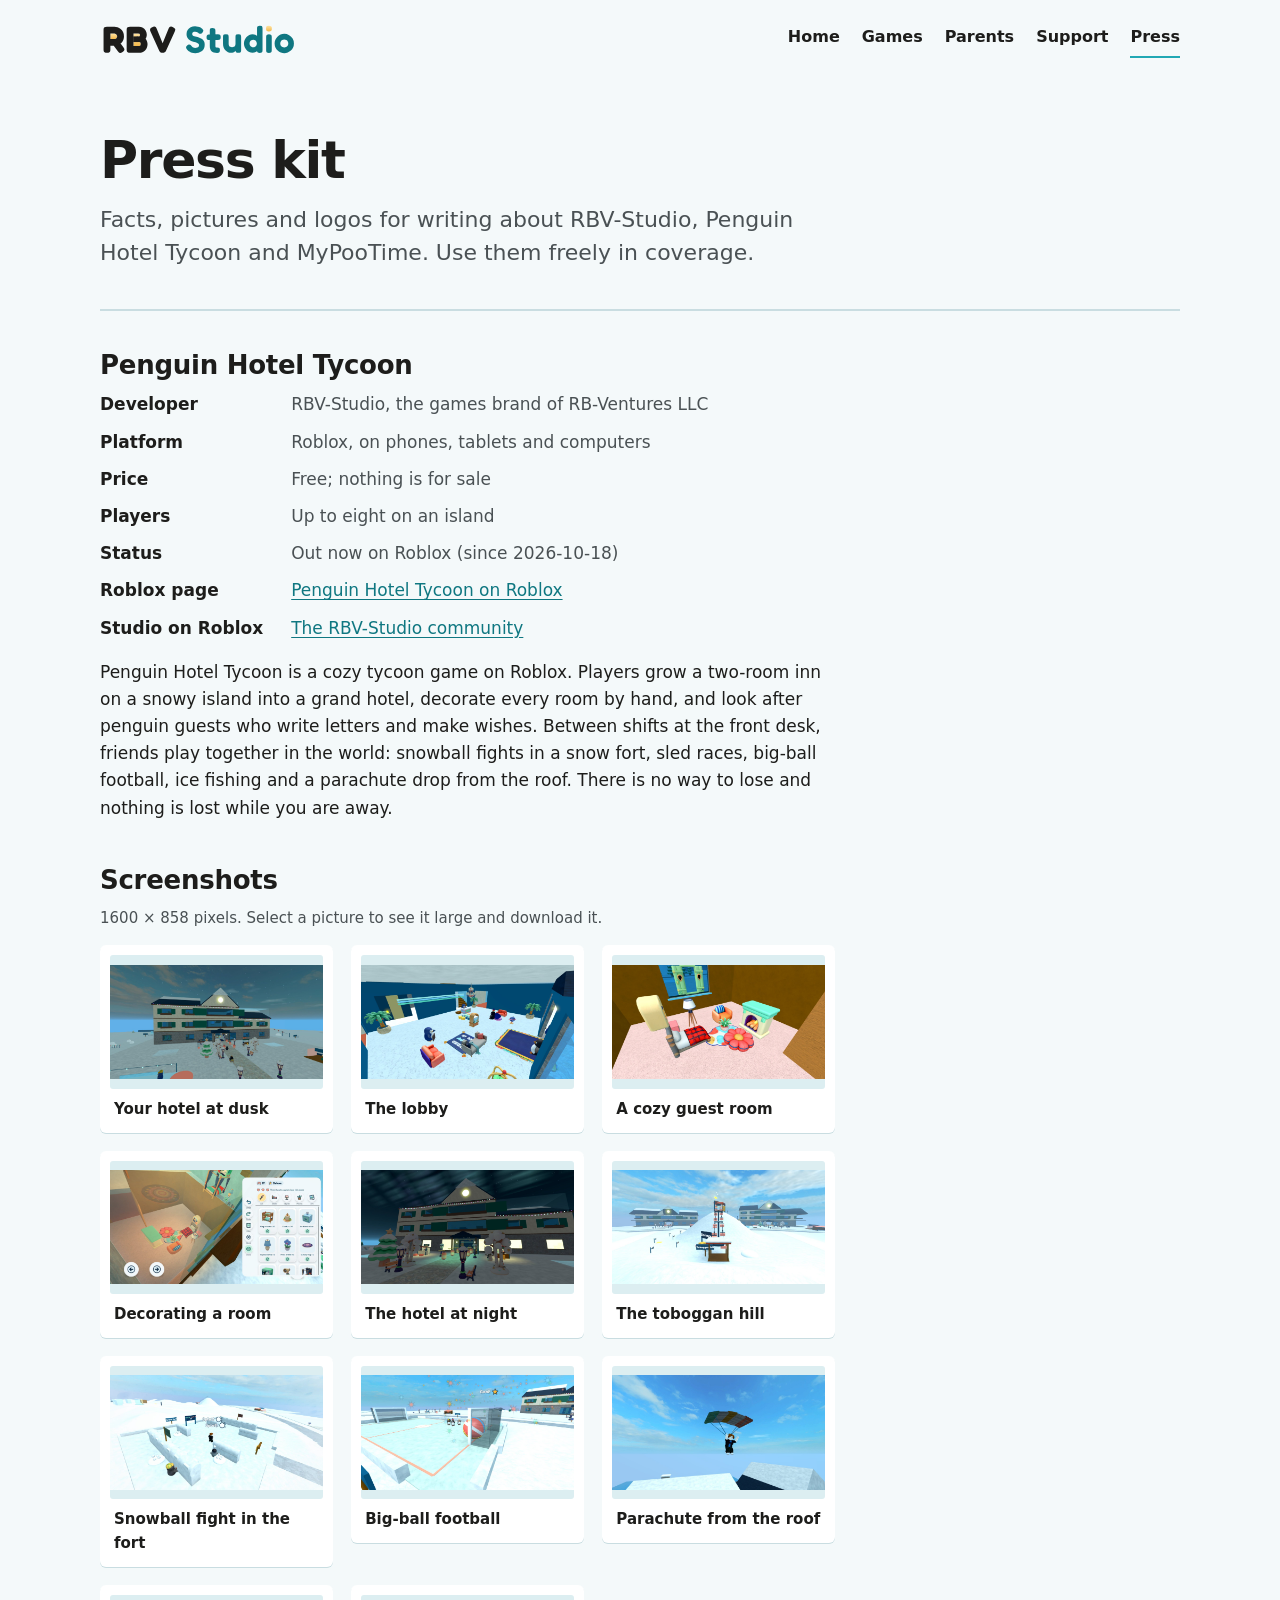
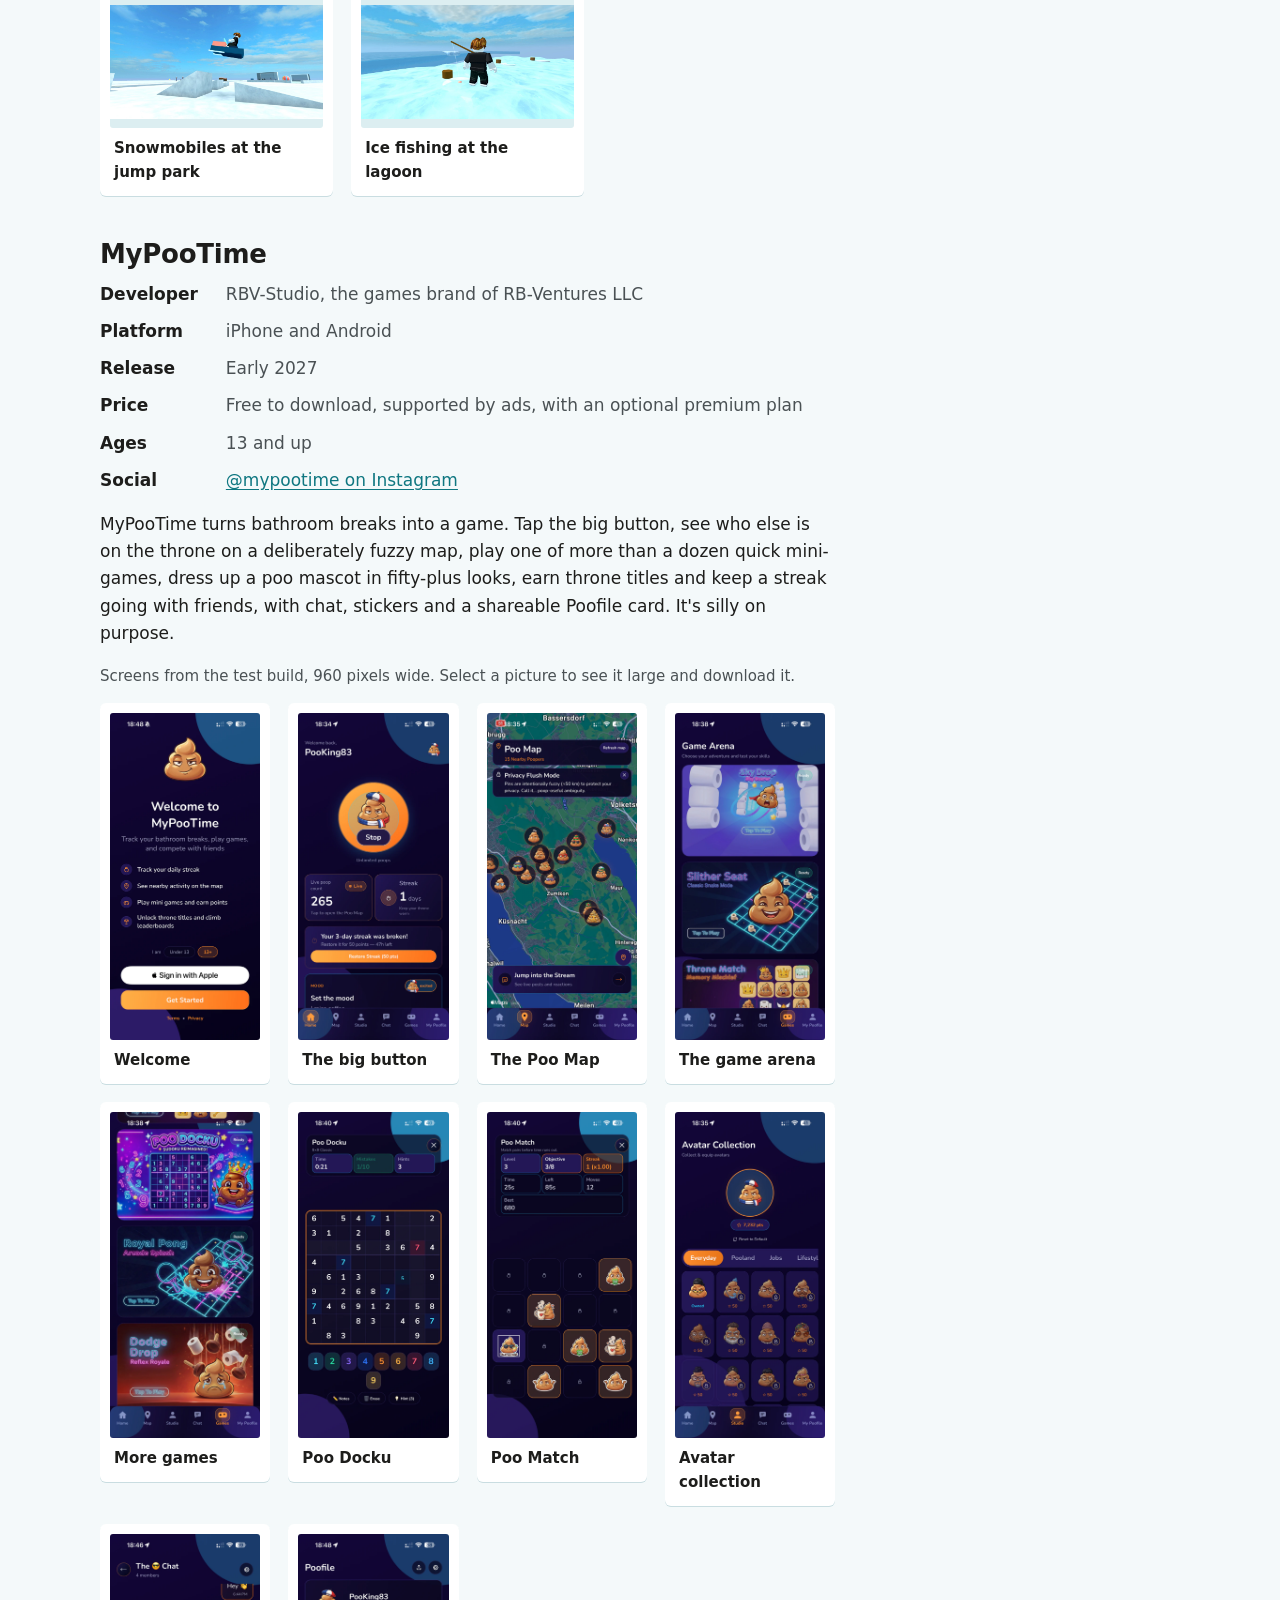
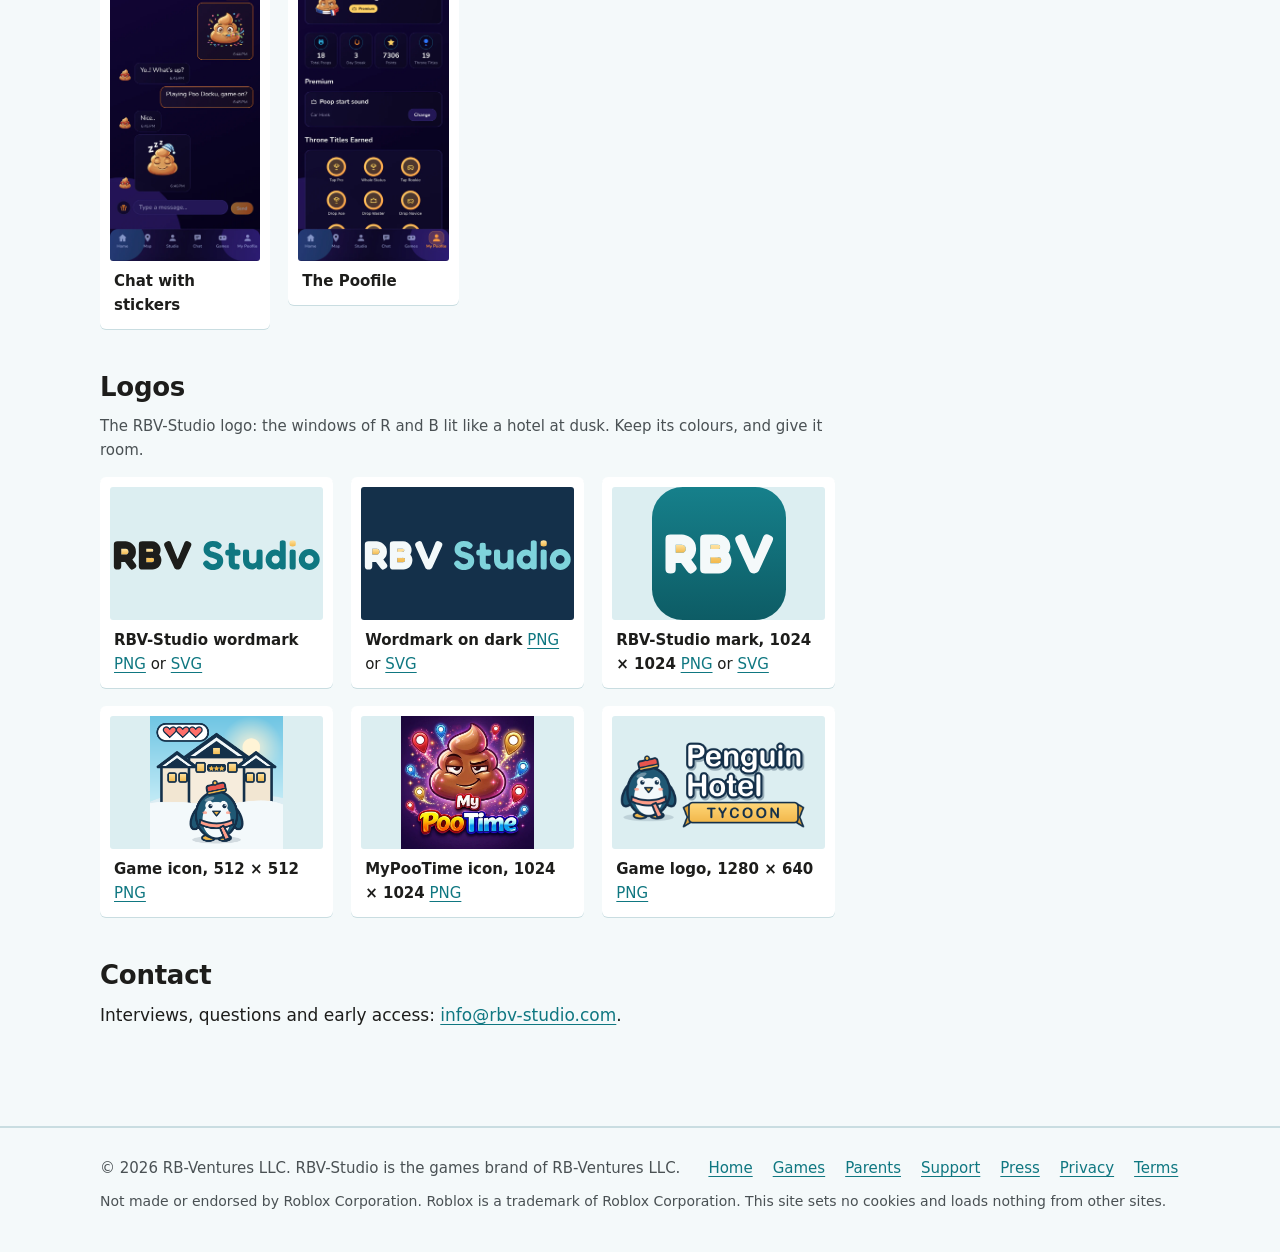
<file: press/index.html>
<!doctype html>
<html lang="en" data-live="false">
<head>
  <meta charset="utf-8">
  <meta name="viewport" content="width=device-width, initial-scale=1">
  <title>Press kit — RBV-Studio</title>
  <meta name="description" content="Facts, screenshots and logos for RBV-Studio and Penguin Hotel Tycoon.">
  <meta name="theme-color" content="#f4f9fa">
  <link rel="canonical" href="https://rbv-studio.com/press/">
  <meta property="og:title" content="Press kit — RBV-Studio">
  <meta property="og:description" content="Facts, screenshots and logos for RBV-Studio and Penguin Hotel Tycoon.">
  <meta property="og:image" content="https://rbv-studio.com/penguin-hotel-tycoon/img/hotel-dusk.jpg">
  <meta property="og:type" content="website">
  <link rel="icon" href="/assets/brand/mark.svg" type="image/svg+xml">
  <link rel="icon" href="/assets/favicon-32.png" type="image/png" sizes="32x32">
  <link rel="apple-touch-icon" href="/assets/apple-touch-icon.png">
  <link rel="manifest" href="/assets/site.webmanifest">
  <link rel="stylesheet" href="/assets/site.css">
  <link rel="stylesheet" href="/assets/viewer.css">
</head>
<body>
  <header class="top">
    <div class="wrap">
      <a class="brand" href="/"><img src="/assets/brand/wordmark.svg" alt="RBV-Studio" width="633" height="122"></a>
      <nav aria-label="Main">
        <a href="/">Home</a>
        <a href="/games/">Games</a>
        <a href="/parents/">Parents</a>
        <a href="/support/">Support</a>
        <a href="/press/" aria-current="page">Press</a>
      </nav>
    </div>
  </header>

  <main class="page">
    <div class="wrap">
      <header class="title">
        <h1>Press kit</h1>
        <p class="lede">Facts, pictures and logos for writing about RBV-Studio, Penguin Hotel Tycoon and MyPooTime. Use them freely in coverage.</p>
      </header>
      <div class="prose">
<h2>Penguin Hotel Tycoon</h2>
        <dl class="facts">
          <dt>Developer</dt><dd>RBV-Studio, the games brand of RB-Ventures LLC</dd>
          <dt>Platform</dt><dd>Roblox, on phones, tablets and computers</dd>
          <dt>Price</dt><dd>Free; nothing is for sale</dd>
          <dt>Players</dt><dd>Up to eight on an island</dd>
          <dt>Status</dt><dd>Out now on Roblox (since 2026-10-18)</dd>
          <dt>Roblox page</dt><dd><a href="https://www.roblox.com/games/127537773195960/Penguin-Hotel-Tycoon" rel="noopener">Penguin Hotel Tycoon on Roblox</a></dd>
          <dt>Studio on Roblox</dt><dd><a href="https://www.roblox.com/communities/632041669/RBV-Studio" rel="noopener">The RBV-Studio community</a></dd>
        </dl>
        <p>Penguin Hotel Tycoon is a cozy tycoon game on Roblox. Players grow a two-room inn on a snowy island into a grand hotel, decorate every room by hand, and look after penguin guests who write letters and make wishes. Between shifts at the front desk, friends play together in the world: snowball fights in a snow fort, sled races, big-ball football, ice fishing and a parachute drop from the roof. There is no way to lose and nothing is lost while you are away.</p>

        <h2>Screenshots</h2>
        <p class="small">1600 × 858 pixels. Select a picture to see it large and download it.</p>
        <ul class="downloads" data-gallery data-download>
          <li><a href="/penguin-hotel-tycoon/img/hotel-dusk.jpg"><img src="/penguin-hotel-tycoon/img/hotel-dusk.jpg" alt="Your hotel at dusk" loading="lazy" width="1600" height="858"><span>Your hotel at dusk</span></a></li>
          <li><a href="/penguin-hotel-tycoon/img/lobby.jpg"><img src="/penguin-hotel-tycoon/img/lobby.jpg" alt="The lobby" loading="lazy" width="1600" height="858"><span>The lobby</span></a></li>
          <li><a href="/penguin-hotel-tycoon/img/room.jpg"><img src="/penguin-hotel-tycoon/img/room.jpg" alt="A cozy guest room" loading="lazy" width="1600" height="858"><span>A cozy guest room</span></a></li>
          <li><a href="/penguin-hotel-tycoon/img/ui-decor.jpg"><img src="/penguin-hotel-tycoon/img/ui-decor.jpg" alt="Decorating a room" loading="lazy" width="1600" height="858"><span>Decorating a room</span></a></li>
          <li><a href="/penguin-hotel-tycoon/img/hotel-night.jpg"><img src="/penguin-hotel-tycoon/img/hotel-night.jpg" alt="The hotel at night" loading="lazy" width="1600" height="858"><span>The hotel at night</span></a></li>
          <li><a href="/penguin-hotel-tycoon/img/toboggan-hill.jpg"><img src="/penguin-hotel-tycoon/img/toboggan-hill.jpg" alt="The toboggan hill" loading="lazy" width="1600" height="858"><span>The toboggan hill</span></a></li>
          <li><a href="/penguin-hotel-tycoon/img/snow-fort.jpg"><img src="/penguin-hotel-tycoon/img/snow-fort.jpg" alt="Snowball fight in the fort" loading="lazy" width="1600" height="858"><span>Snowball fight in the fort</span></a></li>
          <li><a href="/penguin-hotel-tycoon/img/football.jpg"><img src="/penguin-hotel-tycoon/img/football.jpg" alt="Big-ball football" loading="lazy" width="1600" height="858"><span>Big-ball football</span></a></li>
          <li><a href="/penguin-hotel-tycoon/img/parachute.jpg"><img src="/penguin-hotel-tycoon/img/parachute.jpg" alt="Parachute from the roof" loading="lazy" width="1600" height="858"><span>Parachute from the roof</span></a></li>
          <li><a href="/penguin-hotel-tycoon/img/jump-park.jpg"><img src="/penguin-hotel-tycoon/img/jump-park.jpg" alt="Snowmobiles at the jump park" loading="lazy" width="1600" height="858"><span>Snowmobiles at the jump park</span></a></li>
          <li><a href="/penguin-hotel-tycoon/img/lagoon.jpg"><img src="/penguin-hotel-tycoon/img/lagoon.jpg" alt="Ice fishing at the lagoon" loading="lazy" width="1600" height="858"><span>Ice fishing at the lagoon</span></a></li>
        </ul>

        <h2>MyPooTime</h2>
        <dl class="facts">
          <dt>Developer</dt><dd>RBV-Studio, the games brand of RB-Ventures LLC</dd>
          <dt>Platform</dt><dd>iPhone and Android</dd>
          <dt>Release</dt><dd>Early 2027</dd>
          <dt>Price</dt><dd>Free to download, supported by ads, with an optional premium plan</dd>
          <dt>Ages</dt><dd>13 and up</dd>
          <dt>Social</dt><dd><a href="https://www.instagram.com/mypootime/" rel="noopener">@mypootime on Instagram</a></dd>
        </dl>
        <p>MyPooTime turns bathroom breaks into a game. Tap the big button, see who else is on the throne on a deliberately fuzzy map, play one of more than a dozen quick mini-games, dress up a poo mascot in fifty-plus looks, earn throne titles and keep a streak going with friends, with chat, stickers and a shareable Poofile card. It's silly on purpose.</p>
        <p class="small">Screens from the test build, 960 pixels wide. Select a picture to see it large and download it.</p>
        <ul class="downloads phones-kit" data-gallery data-download data-portrait>
          <li><a href="/mypootime/img/welcome-960.webp"><img class="tall" src="/mypootime/img/welcome-640.webp" alt="MyPooTime: Welcome" loading="lazy" width="640" height="1391"><span>Welcome</span></a></li>
          <li><a href="/mypootime/img/home-960.webp"><img class="tall" src="/mypootime/img/home-640.webp" alt="MyPooTime: The big button" loading="lazy" width="640" height="1391"><span>The big button</span></a></li>
          <li><a href="/mypootime/img/poo-map-960.webp"><img class="tall" src="/mypootime/img/poo-map-640.webp" alt="MyPooTime: The Poo Map" loading="lazy" width="640" height="1391"><span>The Poo Map</span></a></li>
          <li><a href="/mypootime/img/game-arena-960.webp"><img class="tall" src="/mypootime/img/game-arena-640.webp" alt="MyPooTime: The game arena" loading="lazy" width="640" height="1391"><span>The game arena</span></a></li>
          <li><a href="/mypootime/img/more-games-960.webp"><img class="tall" src="/mypootime/img/more-games-640.webp" alt="MyPooTime: More games" loading="lazy" width="640" height="1391"><span>More games</span></a></li>
          <li><a href="/mypootime/img/poo-docku-960.webp"><img class="tall" src="/mypootime/img/poo-docku-640.webp" alt="MyPooTime: Poo Docku" loading="lazy" width="640" height="1391"><span>Poo Docku</span></a></li>
          <li><a href="/mypootime/img/poo-match-960.webp"><img class="tall" src="/mypootime/img/poo-match-640.webp" alt="MyPooTime: Poo Match" loading="lazy" width="640" height="1391"><span>Poo Match</span></a></li>
          <li><a href="/mypootime/img/avatars-960.webp"><img class="tall" src="/mypootime/img/avatars-640.webp" alt="MyPooTime: Avatar collection" loading="lazy" width="640" height="1391"><span>Avatar collection</span></a></li>
          <li><a href="/mypootime/img/group-chat-960.webp"><img class="tall" src="/mypootime/img/group-chat-640.webp" alt="MyPooTime: Chat with stickers" loading="lazy" width="640" height="1391"><span>Chat with stickers</span></a></li>
          <li><a href="/mypootime/img/poofile-960.webp"><img class="tall" src="/mypootime/img/poofile-640.webp" alt="MyPooTime: The Poofile" loading="lazy" width="640" height="1391"><span>The Poofile</span></a></li>
        </ul>

        <h2>Logos</h2>
        <p class="small">The RBV-Studio logo: the windows of R and B lit like a hotel at dusk. Keep its colours, and give it room.</p>
        <ul class="downloads">
          <li class="file"><a class="pic" href="/assets/brand/rbv-studio-wordmark.png"><img src="/assets/brand/wordmark.svg" alt="The RBV-Studio wordmark" loading="lazy" width="633" height="122"></a><p><strong>RBV-Studio wordmark</strong> <a href="/assets/brand/rbv-studio-wordmark.png">PNG</a> or <a href="/assets/brand/wordmark.svg">SVG</a></p></li>
          <li class="file"><a class="pic on-dark" href="/assets/brand/rbv-studio-wordmark-on-dark.png"><img src="/assets/brand/wordmark-on-dark.svg" alt="The RBV-Studio wordmark for dark backgrounds" loading="lazy" width="633" height="122"></a><p><strong>Wordmark on dark</strong> <a href="/assets/brand/rbv-studio-wordmark-on-dark.png">PNG</a> or <a href="/assets/brand/wordmark-on-dark.svg">SVG</a></p></li>
          <li class="file"><a class="pic" href="/assets/brand/rbv-studio-mark-1024.png"><img src="/assets/brand/mark.svg" alt="The RBV-Studio mark" loading="lazy" width="512" height="512"></a><p><strong>RBV-Studio mark, 1024 × 1024</strong> <a href="/assets/brand/rbv-studio-mark-1024.png">PNG</a> or <a href="/assets/brand/mark.svg">SVG</a></p></li>
          <li class="file"><a class="pic" href="/press/penguin-hotel-tycoon-icon.png"><img src="/press/penguin-hotel-tycoon-icon.png" alt="The Penguin Hotel Tycoon game icon" loading="lazy" width="512" height="512"></a><p><strong>Game icon, 512 × 512</strong> <a href="/press/penguin-hotel-tycoon-icon.png">PNG</a></p></li>
          <li class="file"><a class="pic" href="/mypootime/img/mypootime-icon-1024.png"><img src="/mypootime/img/icon-512.webp" alt="The MyPooTime app icon" loading="lazy" width="512" height="512"></a><p><strong>MyPooTime icon, 1024 × 1024</strong> <a href="/mypootime/img/mypootime-icon-1024.png">PNG</a></p></li>
          <li class="file"><a class="pic" href="/press/penguin-hotel-tycoon-logo.png"><img src="/press/penguin-hotel-tycoon-logo.png" alt="The Penguin Hotel Tycoon logo" loading="lazy" width="1280" height="640"></a><p><strong>Game logo, 1280 × 640</strong> <a href="/press/penguin-hotel-tycoon-logo.png">PNG</a></p></li>
        </ul>

        <h2>Contact</h2>
        <p>Interviews, questions and early access: <a href="mailto:info@rbv-studio.com">info@rbv-studio.com</a>.</p>
      </div>
    </div>
  </main>

  <footer class="foot">
    <div class="wrap">
      <span>© 2026 RB-Ventures LLC. RBV-Studio is the games brand of RB-Ventures LLC.</span>
      <nav aria-label="Footer">
        <a href="/">Home</a>
        <a href="/games/">Games</a>
        <a href="/parents/">Parents</a>
        <a href="/support/">Support</a>
        <a href="/press/">Press</a>
        <a href="/privacy/">Privacy</a>
        <a href="/terms/">Terms</a>
      </nav>
      <span class="fine">Not made or endorsed by Roblox Corporation. Roblox is a trademark of Roblox Corporation. This site sets no cookies and loads nothing from other sites.</span>
    </div>
  </footer>
  <script src="/assets/viewer.js" defer></script>
</body>
</html>
</file>
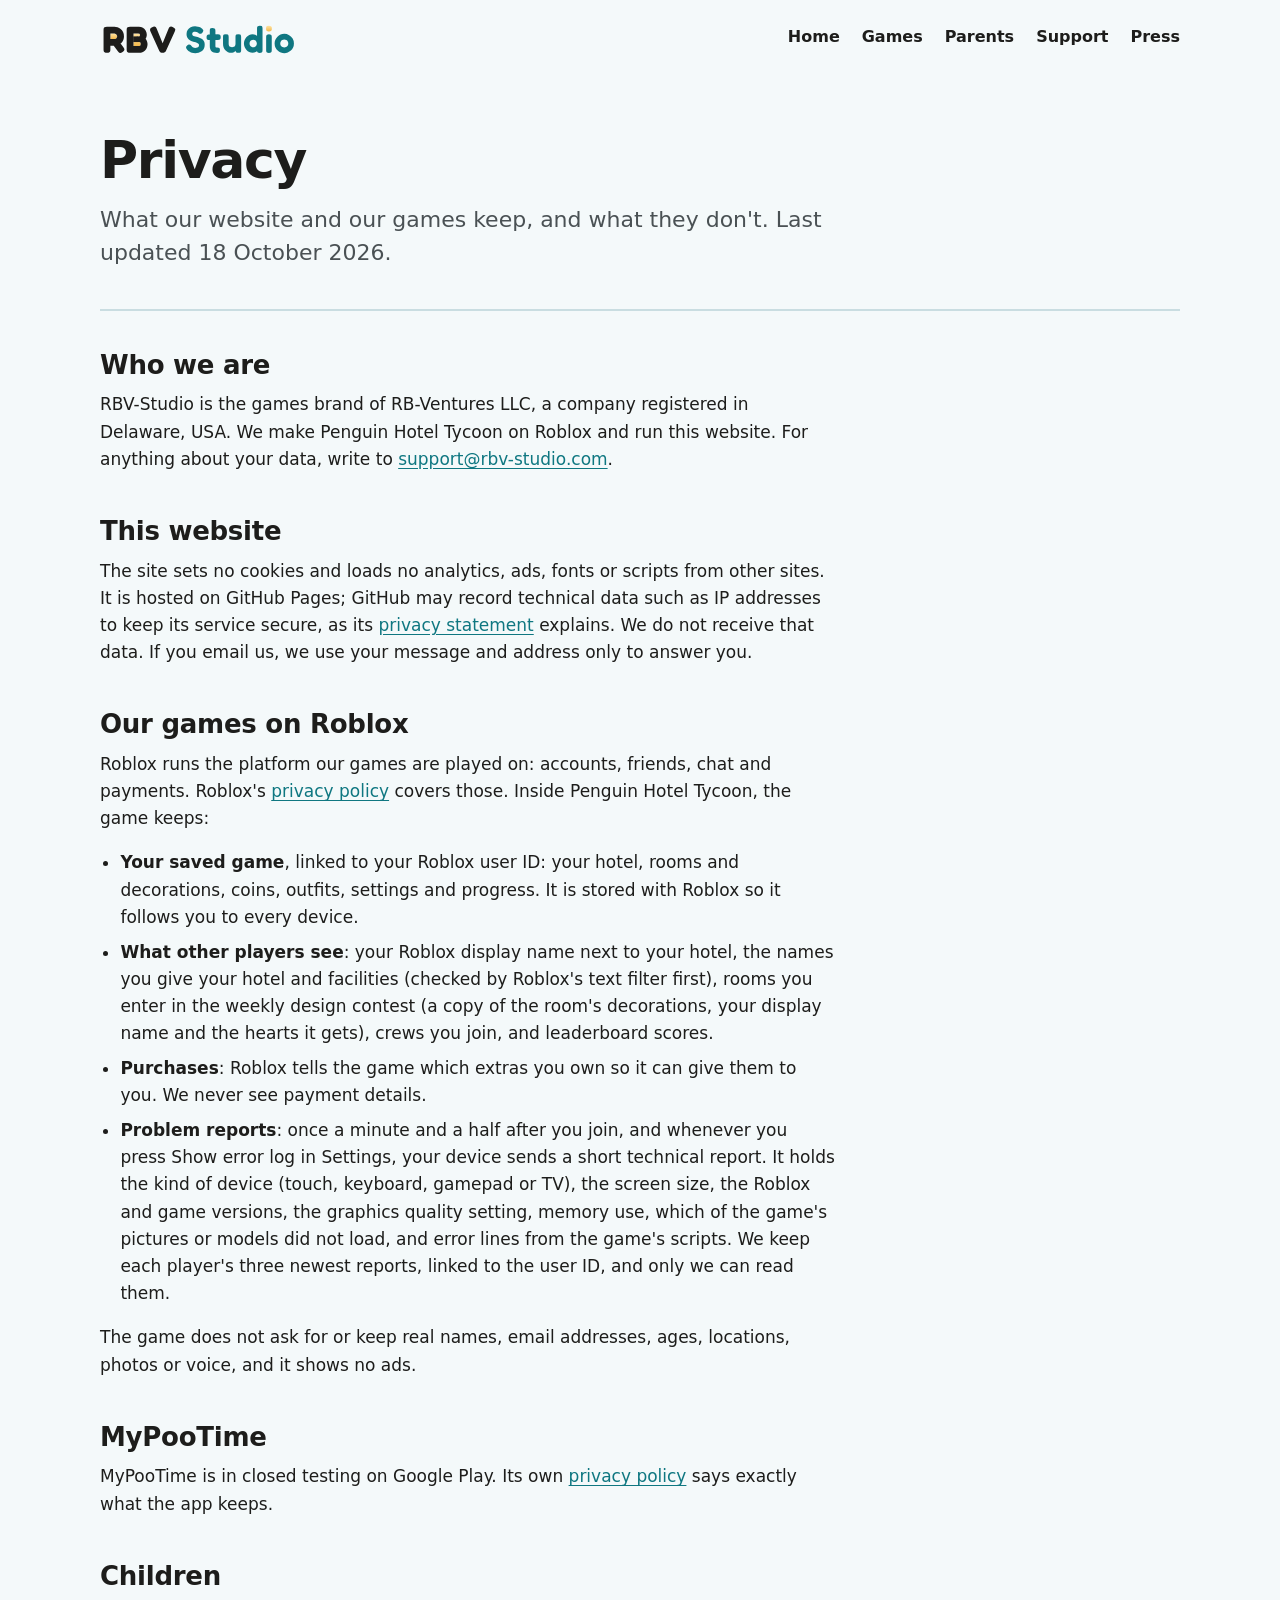
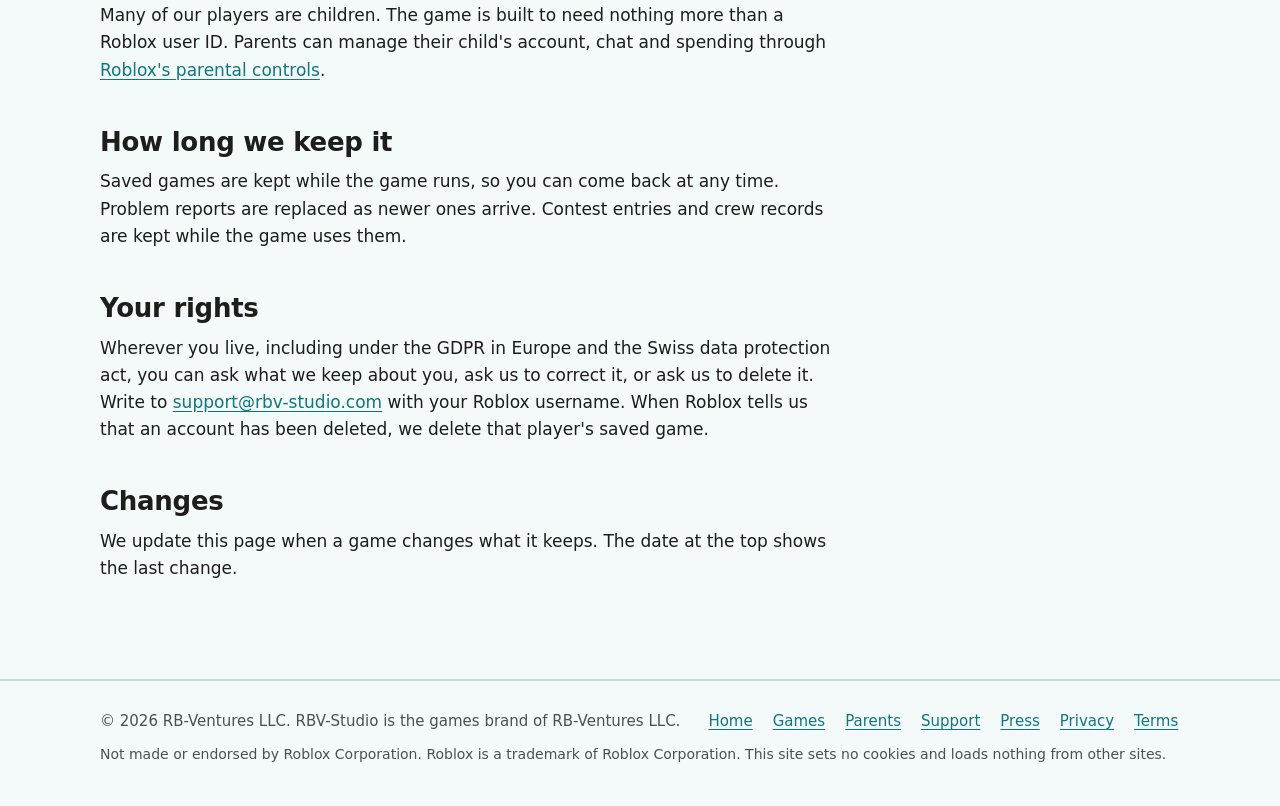
<file: privacy/index.html>
<!doctype html>
<html lang="en" data-live="false">
<head>
  <meta charset="utf-8">
  <meta name="viewport" content="width=device-width, initial-scale=1">
  <title>Privacy — RBV-Studio</title>
  <meta name="description" content="What RBV-Studio's website and games keep about you, and what they don't.">
  <meta name="theme-color" content="#f4f9fa">
  <link rel="canonical" href="https://rbv-studio.com/privacy/">
  <meta property="og:title" content="Privacy — RBV-Studio">
  <meta property="og:description" content="What RBV-Studio's website and games keep about you, and what they don't.">
  <meta property="og:image" content="https://rbv-studio.com/penguin-hotel-tycoon/img/hotel-dusk.jpg">
  <meta property="og:type" content="website">
  <link rel="icon" href="/assets/brand/mark.svg" type="image/svg+xml">
  <link rel="icon" href="/assets/favicon-32.png" type="image/png" sizes="32x32">
  <link rel="apple-touch-icon" href="/assets/apple-touch-icon.png">
  <link rel="manifest" href="/assets/site.webmanifest">
  <link rel="stylesheet" href="/assets/site.css">
</head>
<body>
  <header class="top">
    <div class="wrap">
      <a class="brand" href="/"><img src="/assets/brand/wordmark.svg" alt="RBV-Studio" width="633" height="122"></a>
      <nav aria-label="Main">
        <a href="/">Home</a>
        <a href="/games/">Games</a>
        <a href="/parents/">Parents</a>
        <a href="/support/">Support</a>
        <a href="/press/">Press</a>
      </nav>
    </div>
  </header>

  <main class="page">
    <div class="wrap">
      <header class="title">
        <h1>Privacy</h1>
        <p class="lede">What our website and our games keep, and what they don't. Last updated 18 October 2026.</p>
      </header>
      <div class="prose">
<h2>Who we are</h2>
        <p>RBV-Studio is the games brand of RB-Ventures LLC, a company registered in Delaware, USA. We make Penguin Hotel Tycoon on Roblox and run this website. For anything about your data, write to <a href="mailto:support@rbv-studio.com">support@rbv-studio.com</a>.</p>

        <h2>This website</h2>
        <p>The site sets no cookies and loads no analytics, ads, fonts or scripts from other sites. It is hosted on GitHub Pages; GitHub may record technical data such as IP addresses to keep its service secure, as its <a href="https://docs.github.com/en/site-policy/privacy-policies/github-general-privacy-statement" rel="noopener">privacy statement</a> explains. We do not receive that data. If you email us, we use your message and address only to answer you.</p>

        <h2>Our games on Roblox</h2>
        <p>Roblox runs the platform our games are played on: accounts, friends, chat and payments. Roblox's <a href="https://www.roblox.com/info/privacy" rel="noopener">privacy policy</a> covers those. Inside Penguin Hotel Tycoon, the game keeps:</p>
        <ul>
          <li><strong>Your saved game</strong>, linked to your Roblox user ID: your hotel, rooms and decorations, coins, outfits, settings and progress. It is stored with Roblox so it follows you to every device.</li>
          <li><strong>What other players see</strong>: your Roblox display name next to your hotel, the names you give your hotel and facilities (checked by Roblox's text filter first), rooms you enter in the weekly design contest (a copy of the room's decorations, your display name and the hearts it gets), crews you join, and leaderboard scores.</li>
          <li><strong>Purchases</strong>: Roblox tells the game which extras you own so it can give them to you. We never see payment details.</li>
          <li><strong>Problem reports</strong>: once a minute and a half after you join, and whenever you press Show error log in Settings, your device sends a short technical report. It holds the kind of device (touch, keyboard, gamepad or TV), the screen size, the Roblox and game versions, the graphics quality setting, memory use, which of the game's pictures or models did not load, and error lines from the game's scripts. We keep each player's three newest reports, linked to the user ID, and only we can read them.</li>
        </ul>
        <p>The game does not ask for or keep real names, email addresses, ages, locations, photos or voice, and it shows no ads.</p>

        <h2>MyPooTime</h2>
        <p>MyPooTime is in closed testing on Google Play. Its own <a href="/mypootime/privacy/">privacy policy</a> says exactly what the app keeps.</p>

        <h2>Children</h2>
        <p>Many of our players are children. The game is built to need nothing more than a Roblox user ID. Parents can manage their child's account, chat and spending through <a href="https://about.roblox.com/parental-controls" rel="noopener">Roblox's parental controls</a>.</p>

        <h2>How long we keep it</h2>
        <p>Saved games are kept while the game runs, so you can come back at any time. Problem reports are replaced as newer ones arrive. Contest entries and crew records are kept while the game uses them.</p>

        <h2>Your rights</h2>
        <p>Wherever you live, including under the GDPR in Europe and the Swiss data protection act, you can ask what we keep about you, ask us to correct it, or ask us to delete it. Write to <a href="mailto:support@rbv-studio.com">support@rbv-studio.com</a> with your Roblox username. When Roblox tells us that an account has been deleted, we delete that player's saved game.</p>

        <h2>Changes</h2>
        <p>We update this page when a game changes what it keeps. The date at the top shows the last change.</p>
      </div>
    </div>
  </main>

  <footer class="foot">
    <div class="wrap">
      <span>© 2026 RB-Ventures LLC. RBV-Studio is the games brand of RB-Ventures LLC.</span>
      <nav aria-label="Footer">
        <a href="/">Home</a>
        <a href="/games/">Games</a>
        <a href="/parents/">Parents</a>
        <a href="/support/">Support</a>
        <a href="/press/">Press</a>
        <a href="/privacy/">Privacy</a>
        <a href="/terms/">Terms</a>
      </nav>
      <span class="fine">Not made or endorsed by Roblox Corporation. Roblox is a trademark of Roblox Corporation. This site sets no cookies and loads nothing from other sites.</span>
    </div>
  </footer>
</body>
</html>
</file>
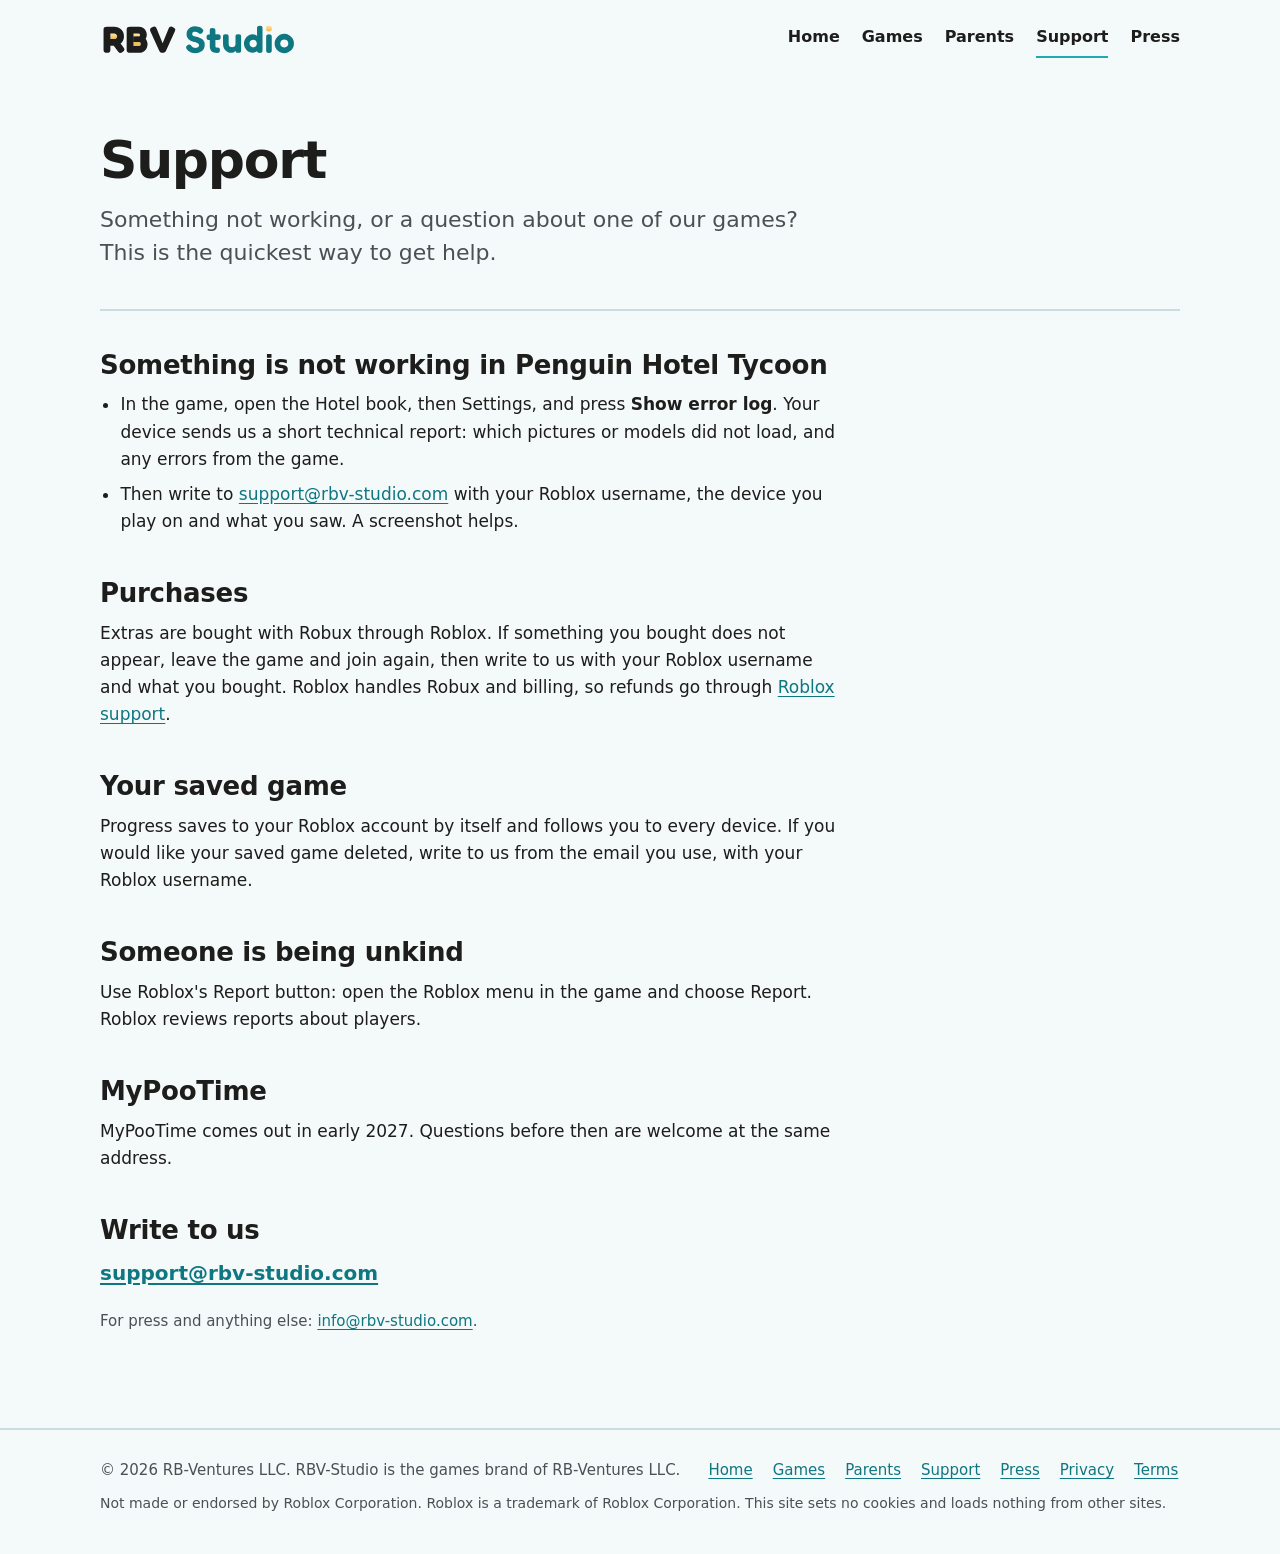
<file: support/index.html>
<!doctype html>
<html lang="en" data-live="false">
<head>
  <meta charset="utf-8">
  <meta name="viewport" content="width=device-width, initial-scale=1">
  <title>Support — RBV-Studio</title>
  <meta name="description" content="Help with Penguin Hotel Tycoon: problems in the game, purchases, saved games and reporting players.">
  <meta name="theme-color" content="#f4f9fa">
  <link rel="canonical" href="https://rbv-studio.com/support/">
  <meta property="og:title" content="Support — RBV-Studio">
  <meta property="og:description" content="Help with Penguin Hotel Tycoon: problems in the game, purchases, saved games and reporting players.">
  <meta property="og:image" content="https://rbv-studio.com/penguin-hotel-tycoon/img/hotel-dusk.jpg">
  <meta property="og:type" content="website">
  <link rel="icon" href="/assets/brand/mark.svg" type="image/svg+xml">
  <link rel="icon" href="/assets/favicon-32.png" type="image/png" sizes="32x32">
  <link rel="apple-touch-icon" href="/assets/apple-touch-icon.png">
  <link rel="manifest" href="/assets/site.webmanifest">
  <link rel="stylesheet" href="/assets/site.css">
</head>
<body>
  <header class="top">
    <div class="wrap">
      <a class="brand" href="/"><img src="/assets/brand/wordmark.svg" alt="RBV-Studio" width="633" height="122"></a>
      <nav aria-label="Main">
        <a href="/">Home</a>
        <a href="/games/">Games</a>
        <a href="/parents/">Parents</a>
        <a href="/support/" aria-current="page">Support</a>
        <a href="/press/">Press</a>
      </nav>
    </div>
  </header>

  <main class="page">
    <div class="wrap">
      <header class="title">
        <h1>Support</h1>
        <p class="lede">Something not working, or a question about one of our games? This is the quickest way to get help.</p>
      </header>
      <div class="prose">
<h2>Something is not working in Penguin Hotel Tycoon</h2>
        <ul>
          <li>In the game, open the Hotel book, then Settings, and press <strong>Show error log</strong>. Your device sends us a short technical report: which pictures or models did not load, and any errors from the game.</li>
          <li>Then write to <a href="mailto:support@rbv-studio.com">support@rbv-studio.com</a> with your Roblox username, the device you play on and what you saw. A screenshot helps.</li>
        </ul>

        <h2>Purchases</h2>
        <p>Extras are bought with Robux through Roblox. If something you bought does not appear, leave the game and join again, then write to us with your Roblox username and what you bought. Roblox handles Robux and billing, so refunds go through <a href="https://www.roblox.com/support" rel="noopener">Roblox support</a>.</p>

        <h2>Your saved game</h2>
        <p>Progress saves to your Roblox account by itself and follows you to every device. If you would like your saved game deleted, write to us from the email you use, with your Roblox username.</p>

        <h2>Someone is being unkind</h2>
        <p>Use Roblox's Report button: open the Roblox menu in the game and choose Report. Roblox reviews reports about players.</p>

        <h2>MyPooTime</h2>
        <p>MyPooTime comes out in early 2027. Questions before then are welcome at the same address.</p>

        <h2>Write to us</h2>
        <p class="mail"><a href="mailto:support@rbv-studio.com">support@rbv-studio.com</a></p>
        <p class="small">For press and anything else: <a href="mailto:info@rbv-studio.com">info@rbv-studio.com</a>.</p>
      </div>
    </div>
  </main>

  <footer class="foot">
    <div class="wrap">
      <span>© 2026 RB-Ventures LLC. RBV-Studio is the games brand of RB-Ventures LLC.</span>
      <nav aria-label="Footer">
        <a href="/">Home</a>
        <a href="/games/">Games</a>
        <a href="/parents/">Parents</a>
        <a href="/support/">Support</a>
        <a href="/press/">Press</a>
        <a href="/privacy/">Privacy</a>
        <a href="/terms/">Terms</a>
      </nav>
      <span class="fine">Not made or endorsed by Roblox Corporation. Roblox is a trademark of Roblox Corporation. This site sets no cookies and loads nothing from other sites.</span>
    </div>
  </footer>
</body>
</html>
</file>
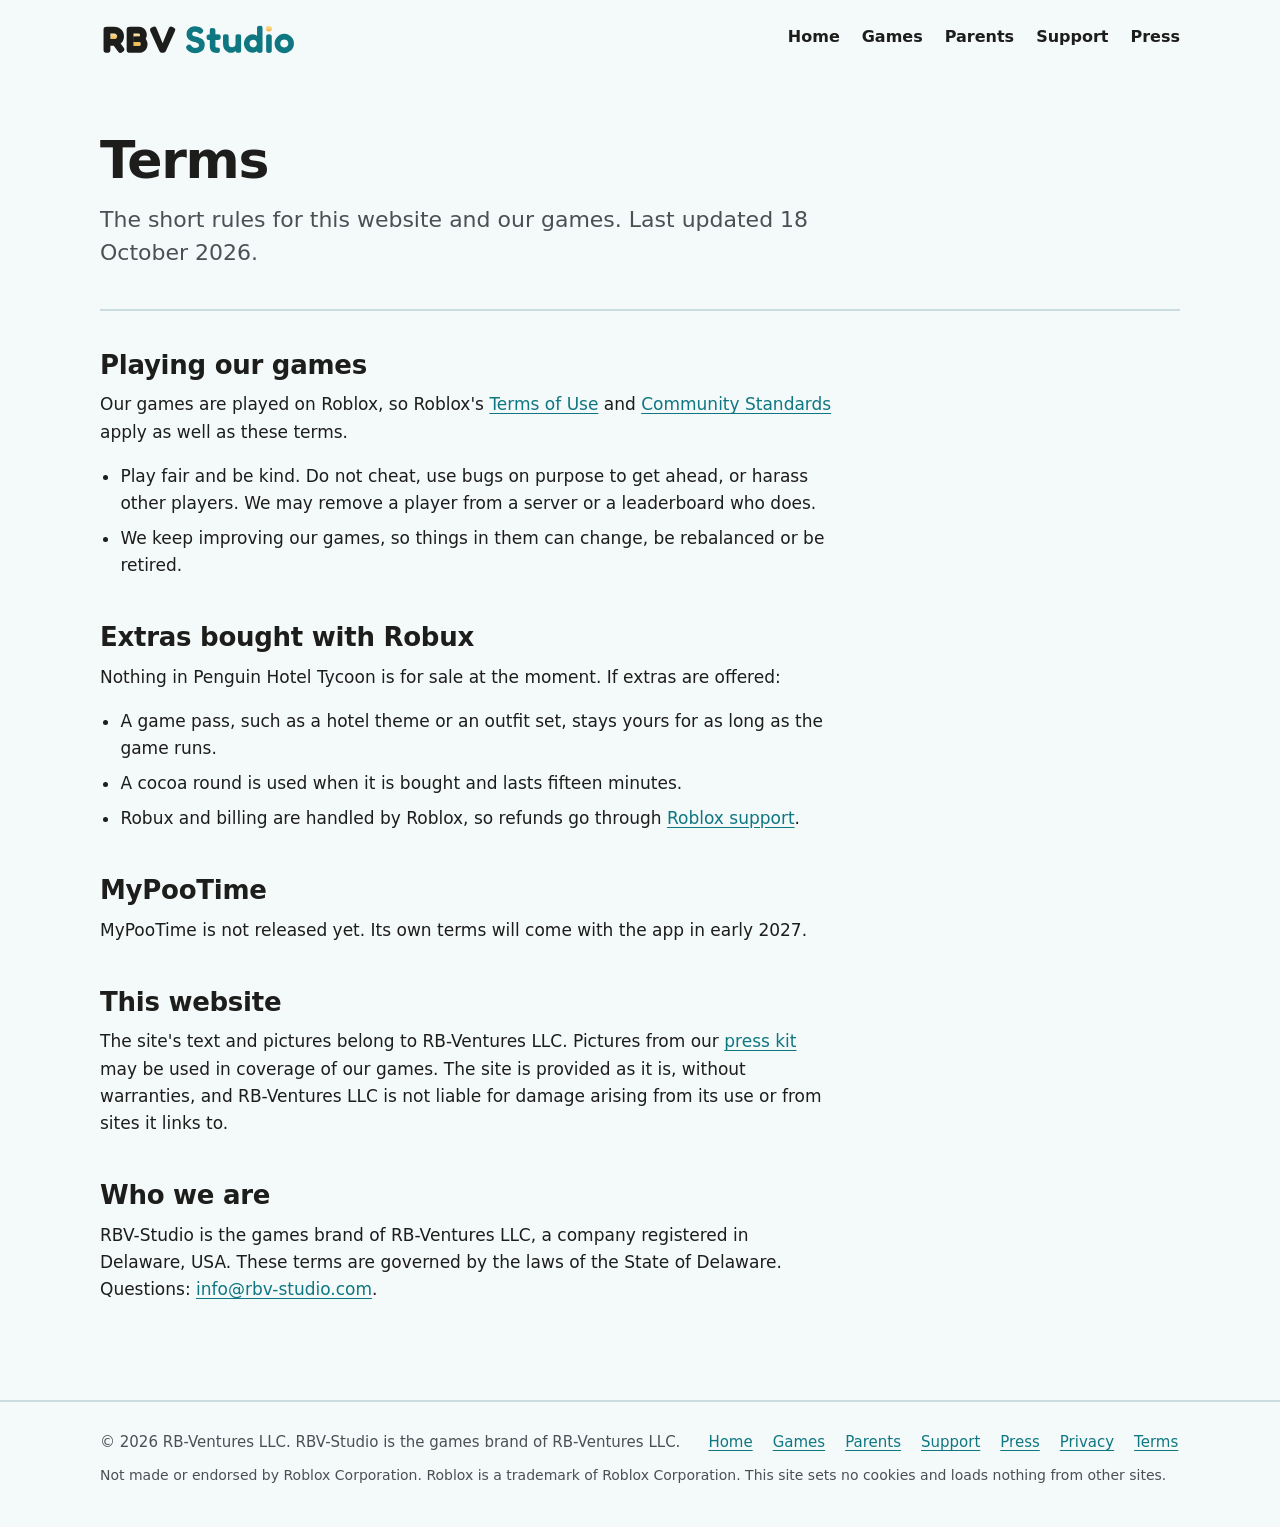
<file: terms/index.html>
<!doctype html>
<html lang="en" data-live="false">
<head>
  <meta charset="utf-8">
  <meta name="viewport" content="width=device-width, initial-scale=1">
  <title>Terms — RBV-Studio</title>
  <meta name="description" content="The short rules for RBV-Studio's website and games.">
  <meta name="theme-color" content="#f4f9fa">
  <link rel="canonical" href="https://rbv-studio.com/terms/">
  <meta property="og:title" content="Terms — RBV-Studio">
  <meta property="og:description" content="The short rules for RBV-Studio's website and games.">
  <meta property="og:image" content="https://rbv-studio.com/penguin-hotel-tycoon/img/hotel-dusk.jpg">
  <meta property="og:type" content="website">
  <link rel="icon" href="/assets/brand/mark.svg" type="image/svg+xml">
  <link rel="icon" href="/assets/favicon-32.png" type="image/png" sizes="32x32">
  <link rel="apple-touch-icon" href="/assets/apple-touch-icon.png">
  <link rel="manifest" href="/assets/site.webmanifest">
  <link rel="stylesheet" href="/assets/site.css">
</head>
<body>
  <header class="top">
    <div class="wrap">
      <a class="brand" href="/"><img src="/assets/brand/wordmark.svg" alt="RBV-Studio" width="633" height="122"></a>
      <nav aria-label="Main">
        <a href="/">Home</a>
        <a href="/games/">Games</a>
        <a href="/parents/">Parents</a>
        <a href="/support/">Support</a>
        <a href="/press/">Press</a>
      </nav>
    </div>
  </header>

  <main class="page">
    <div class="wrap">
      <header class="title">
        <h1>Terms</h1>
        <p class="lede">The short rules for this website and our games. Last updated 18 October 2026.</p>
      </header>
      <div class="prose">
<h2>Playing our games</h2>
        <p>Our games are played on Roblox, so Roblox's <a href="https://www.roblox.com/info/terms" rel="noopener">Terms of Use</a> and <a href="https://about.roblox.com/community-standards" rel="noopener">Community Standards</a> apply as well as these terms.</p>
        <ul>
          <li>Play fair and be kind. Do not cheat, use bugs on purpose to get ahead, or harass other players. We may remove a player from a server or a leaderboard who does.</li>
          <li>We keep improving our games, so things in them can change, be rebalanced or be retired.</li>
        </ul>

        <h2>Extras bought with Robux</h2>
        <p>Nothing in Penguin Hotel Tycoon is for sale at the moment. If extras are offered:</p>
        <ul>
          <li>A game pass, such as a hotel theme or an outfit set, stays yours for as long as the game runs.</li>
          <li>A cocoa round is used when it is bought and lasts fifteen minutes.</li>
          <li>Robux and billing are handled by Roblox, so refunds go through <a href="https://www.roblox.com/support" rel="noopener">Roblox support</a>.</li>
        </ul>

        <h2>MyPooTime</h2>
        <p>MyPooTime is not released yet. Its own terms will come with the app in early 2027.</p>

        <h2>This website</h2>
        <p>The site's text and pictures belong to RB-Ventures LLC. Pictures from our <a href="/press/">press kit</a> may be used in coverage of our games. The site is provided as it is, without warranties, and RB-Ventures LLC is not liable for damage arising from its use or from sites it links to.</p>

        <h2>Who we are</h2>
        <p>RBV-Studio is the games brand of RB-Ventures LLC, a company registered in Delaware, USA. These terms are governed by the laws of the State of Delaware. Questions: <a href="mailto:info@rbv-studio.com">info@rbv-studio.com</a>.</p>
      </div>
    </div>
  </main>

  <footer class="foot">
    <div class="wrap">
      <span>© 2026 RB-Ventures LLC. RBV-Studio is the games brand of RB-Ventures LLC.</span>
      <nav aria-label="Footer">
        <a href="/">Home</a>
        <a href="/games/">Games</a>
        <a href="/parents/">Parents</a>
        <a href="/support/">Support</a>
        <a href="/press/">Press</a>
        <a href="/privacy/">Privacy</a>
        <a href="/terms/">Terms</a>
      </nav>
      <span class="fine">Not made or endorsed by Roblox Corporation. Roblox is a trademark of Roblox Corporation. This site sets no cookies and loads nothing from other sites.</span>
    </div>
  </footer>
</body>
</html>
</file>
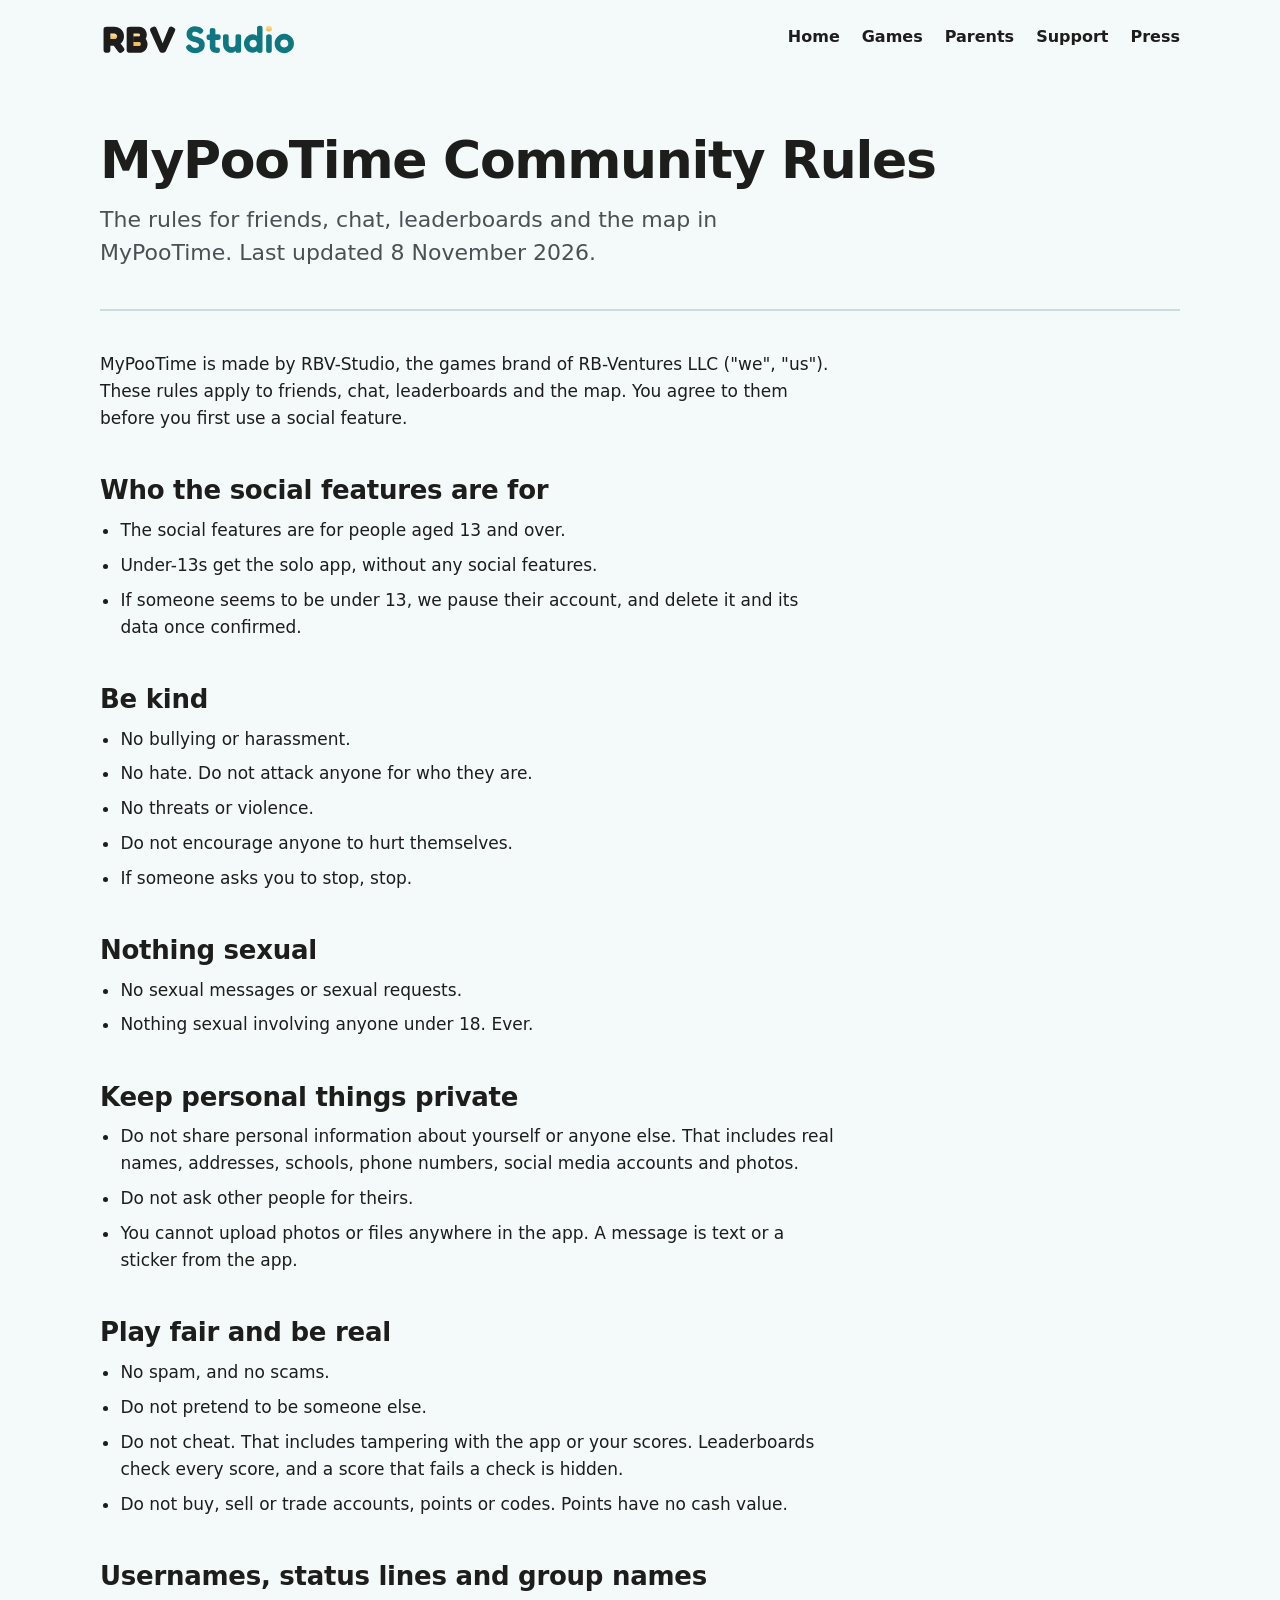
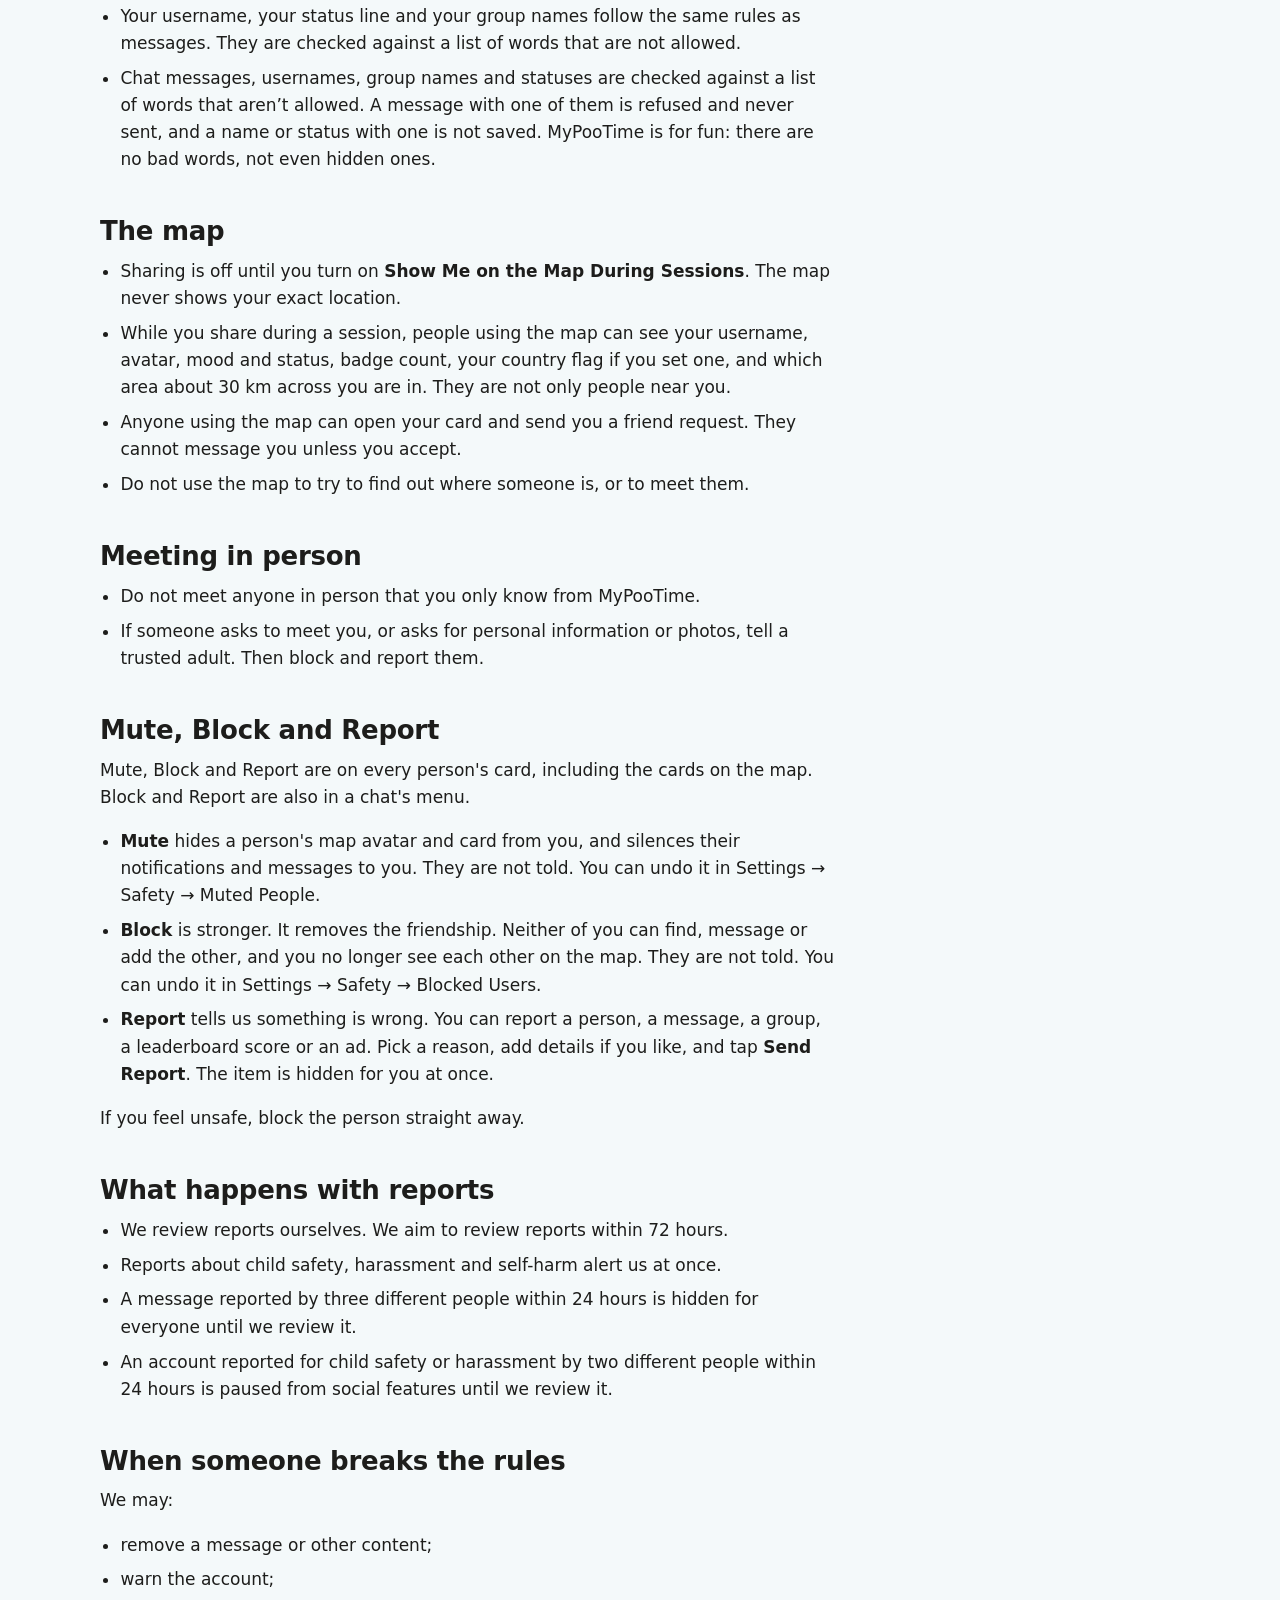
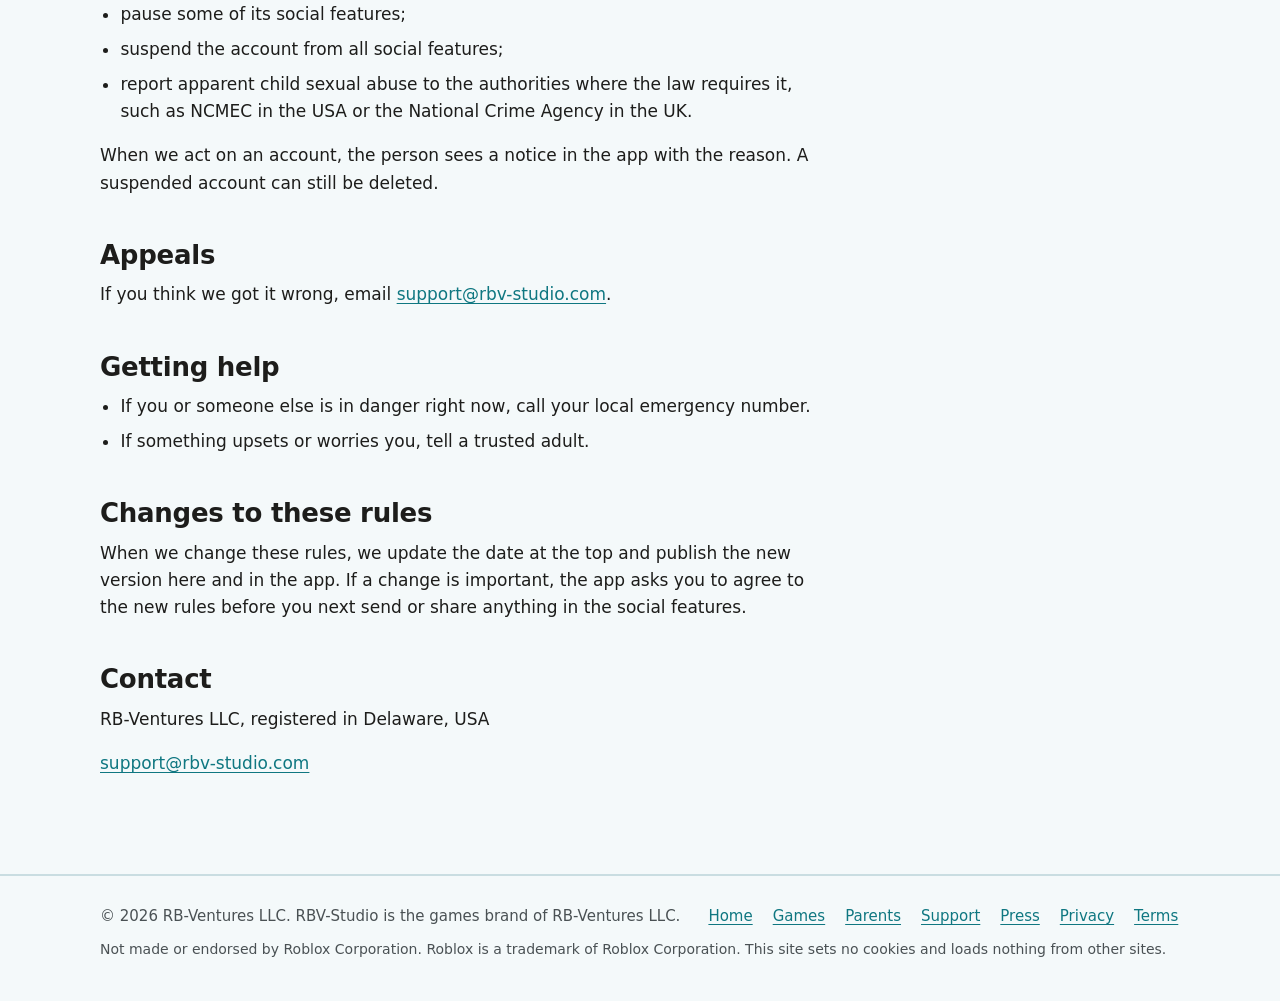
<file: mypootime/community-rules/index.html>
<!doctype html>
<html lang="en" data-live="false">
<head>
  <meta charset="utf-8">
  <meta name="viewport" content="width=device-width, initial-scale=1">
  <title>MyPooTime Community Rules — RBV-Studio</title>
  <meta name="description" content="The rules for friends, chat, leaderboards and the map in MyPooTime.">
  <meta name="theme-color" content="#f4f9fa">
  <link rel="canonical" href="https://rbv-studio.com/mypootime/community-rules/">
  <meta property="og:title" content="MyPooTime Community Rules — RBV-Studio">
  <meta property="og:description" content="The rules for friends, chat, leaderboards and the map in MyPooTime.">
  <meta property="og:image" content="https://rbv-studio.com/mypootime/img/icon-512.webp">
  <meta property="og:type" content="website">
  <link rel="icon" href="/assets/brand/mark.svg" type="image/svg+xml">
  <link rel="icon" href="/assets/favicon-32.png" type="image/png" sizes="32x32">
  <link rel="apple-touch-icon" href="/assets/apple-touch-icon.png">
  <link rel="manifest" href="/assets/site.webmanifest">
  <link rel="stylesheet" href="/assets/site.css">
</head>
<body>
  <header class="top">
    <div class="wrap">
      <a class="brand" href="/"><img src="/assets/brand/wordmark.svg" alt="RBV-Studio" width="633" height="122"></a>
      <nav aria-label="Main">
        <a href="/">Home</a>
        <a href="/games/">Games</a>
        <a href="/parents/">Parents</a>
        <a href="/support/">Support</a>
        <a href="/press/">Press</a>
      </nav>
    </div>
  </header>

  <main class="page">
    <div class="wrap">
      <header class="title">
        <h1>MyPooTime Community Rules</h1>
        <p class="lede">The rules for friends, chat, leaderboards and the map in MyPooTime. Last updated 8 November 2026.</p>
      </header>
      <div class="prose">
        <p>MyPooTime is made by RBV-Studio, the games brand of RB-Ventures LLC ("we", "us"). These rules apply to friends, chat, leaderboards and the map. You agree to them before you first use a social feature.</p>

        <h2>Who the social features are for</h2>
        <ul>
          <li>The social features are for people aged 13 and over.</li>
          <li>Under-13s get the solo app, without any social features.</li>
          <li>If someone seems to be under 13, we pause their account, and delete it and its data once confirmed.</li>
        </ul>

        <h2>Be kind</h2>
        <ul>
          <li>No bullying or harassment.</li>
          <li>No hate. Do not attack anyone for who they are.</li>
          <li>No threats or violence.</li>
          <li>Do not encourage anyone to hurt themselves.</li>
          <li>If someone asks you to stop, stop.</li>
        </ul>

        <h2>Nothing sexual</h2>
        <ul>
          <li>No sexual messages or sexual requests.</li>
          <li>Nothing sexual involving anyone under 18. Ever.</li>
        </ul>

        <h2>Keep personal things private</h2>
        <ul>
          <li>Do not share personal information about yourself or anyone else. That includes real names, addresses, schools, phone numbers, social media accounts and photos.</li>
          <li>Do not ask other people for theirs.</li>
          <li>You cannot upload photos or files anywhere in the app. A message is text or a sticker from the app.</li>
        </ul>

        <h2>Play fair and be real</h2>
        <ul>
          <li>No spam, and no scams.</li>
          <li>Do not pretend to be someone else.</li>
          <li>Do not cheat. That includes tampering with the app or your scores. Leaderboards check every score, and a score that fails a check is hidden.</li>
          <li>Do not buy, sell or trade accounts, points or codes. Points have no cash value.</li>
        </ul>

        <h2>Usernames, status lines and group names</h2>
        <ul>
          <li>Your username, your status line and your group names follow the same rules as messages. They are checked against a list of words that are not allowed.</li>
          <li>Chat messages, usernames, group names and statuses are checked against a list of words that aren&rsquo;t allowed. A message with one of them is refused and never sent, and a name or status with one is not saved. MyPooTime is for fun: there are no bad words, not even hidden ones.</li>
        </ul>

        <h2>The map</h2>
        <ul>
          <li>Sharing is off until you turn on <strong>Show Me on the Map During Sessions</strong>. The map never shows your exact location.</li>
          <li>While you share during a session, people using the map can see your username, avatar, mood and status, badge count, your country flag if you set one, and which area about 30 km across you are in. They are not only people near you.</li>
          <li>Anyone using the map can open your card and send you a friend request. They cannot message you unless you accept.</li>
          <li>Do not use the map to try to find out where someone is, or to meet them.</li>
        </ul>

        <h2>Meeting in person</h2>
        <ul>
          <li>Do not meet anyone in person that you only know from MyPooTime.</li>
          <li>If someone asks to meet you, or asks for personal information or photos, tell a trusted adult. Then block and report them.</li>
        </ul>

        <h2>Mute, Block and Report</h2>
        <p>Mute, Block and Report are on every person's card, including the cards on the map. Block and Report are also in a chat's menu.</p>
        <ul>
          <li><strong>Mute</strong> hides a person's map avatar and card from you, and silences their notifications and messages to you. They are not told. You can undo it in Settings → Safety → Muted People.</li>
          <li><strong>Block</strong> is stronger. It removes the friendship. Neither of you can find, message or add the other, and you no longer see each other on the map. They are not told. You can undo it in Settings → Safety → Blocked Users.</li>
          <li><strong>Report</strong> tells us something is wrong. You can report a person, a message, a group, a leaderboard score or an ad. Pick a reason, add details if you like, and tap <strong>Send Report</strong>. The item is hidden for you at once.</li>
        </ul>
        <p>If you feel unsafe, block the person straight away.</p>

        <h2>What happens with reports</h2>
        <ul>
          <li>We review reports ourselves. We aim to review reports within 72 hours.</li>
          <li>Reports about child safety, harassment and self-harm alert us at once.</li>
          <li>A message reported by three different people within 24 hours is hidden for everyone until we review it.</li>
          <li>An account reported for child safety or harassment by two different people within 24 hours is paused from social features until we review it.</li>
        </ul>

        <h2>When someone breaks the rules</h2>
        <p>We may:</p>
        <ul>
          <li>remove a message or other content;</li>
          <li>warn the account;</li>
          <li>pause some of its social features;</li>
          <li>suspend the account from all social features;</li>
          <li>report apparent child sexual abuse to the authorities where the law requires it, such as NCMEC in the USA or the National Crime Agency in the UK.</li>
        </ul>
        <p>When we act on an account, the person sees a notice in the app with the reason. A suspended account can still be deleted.</p>

        <h2>Appeals</h2>
        <p>If you think we got it wrong, email <a href="mailto:support@rbv-studio.com">support@rbv-studio.com</a>.</p>

        <h2>Getting help</h2>
        <ul>
          <li>If you or someone else is in danger right now, call your local emergency number.</li>
          <li>If something upsets or worries you, tell a trusted adult.</li>
        </ul>

        <h2>Changes to these rules</h2>
        <p>When we change these rules, we update the date at the top and publish the new version here and in the app. If a change is important, the app asks you to agree to the new rules before you next send or share anything in the social features.</p>

        <h2>Contact</h2>
        <p>RB-Ventures LLC, registered in Delaware, USA</p>
        <p><a href="mailto:support@rbv-studio.com">support@rbv-studio.com</a></p>
      </div>
    </div>
  </main>

  <footer class="foot">
    <div class="wrap">
      <span>© 2026 RB-Ventures LLC. RBV-Studio is the games brand of RB-Ventures LLC.</span>
      <nav aria-label="Footer">
        <a href="/">Home</a>
        <a href="/games/">Games</a>
        <a href="/parents/">Parents</a>
        <a href="/support/">Support</a>
        <a href="/press/">Press</a>
        <a href="/privacy/">Privacy</a>
        <a href="/terms/">Terms</a>
      </nav>
      <span class="fine">Not made or endorsed by Roblox Corporation. Roblox is a trademark of Roblox Corporation. This site sets no cookies and loads nothing from other sites.</span>
    </div>
  </footer>
</body>
</html>
</file>
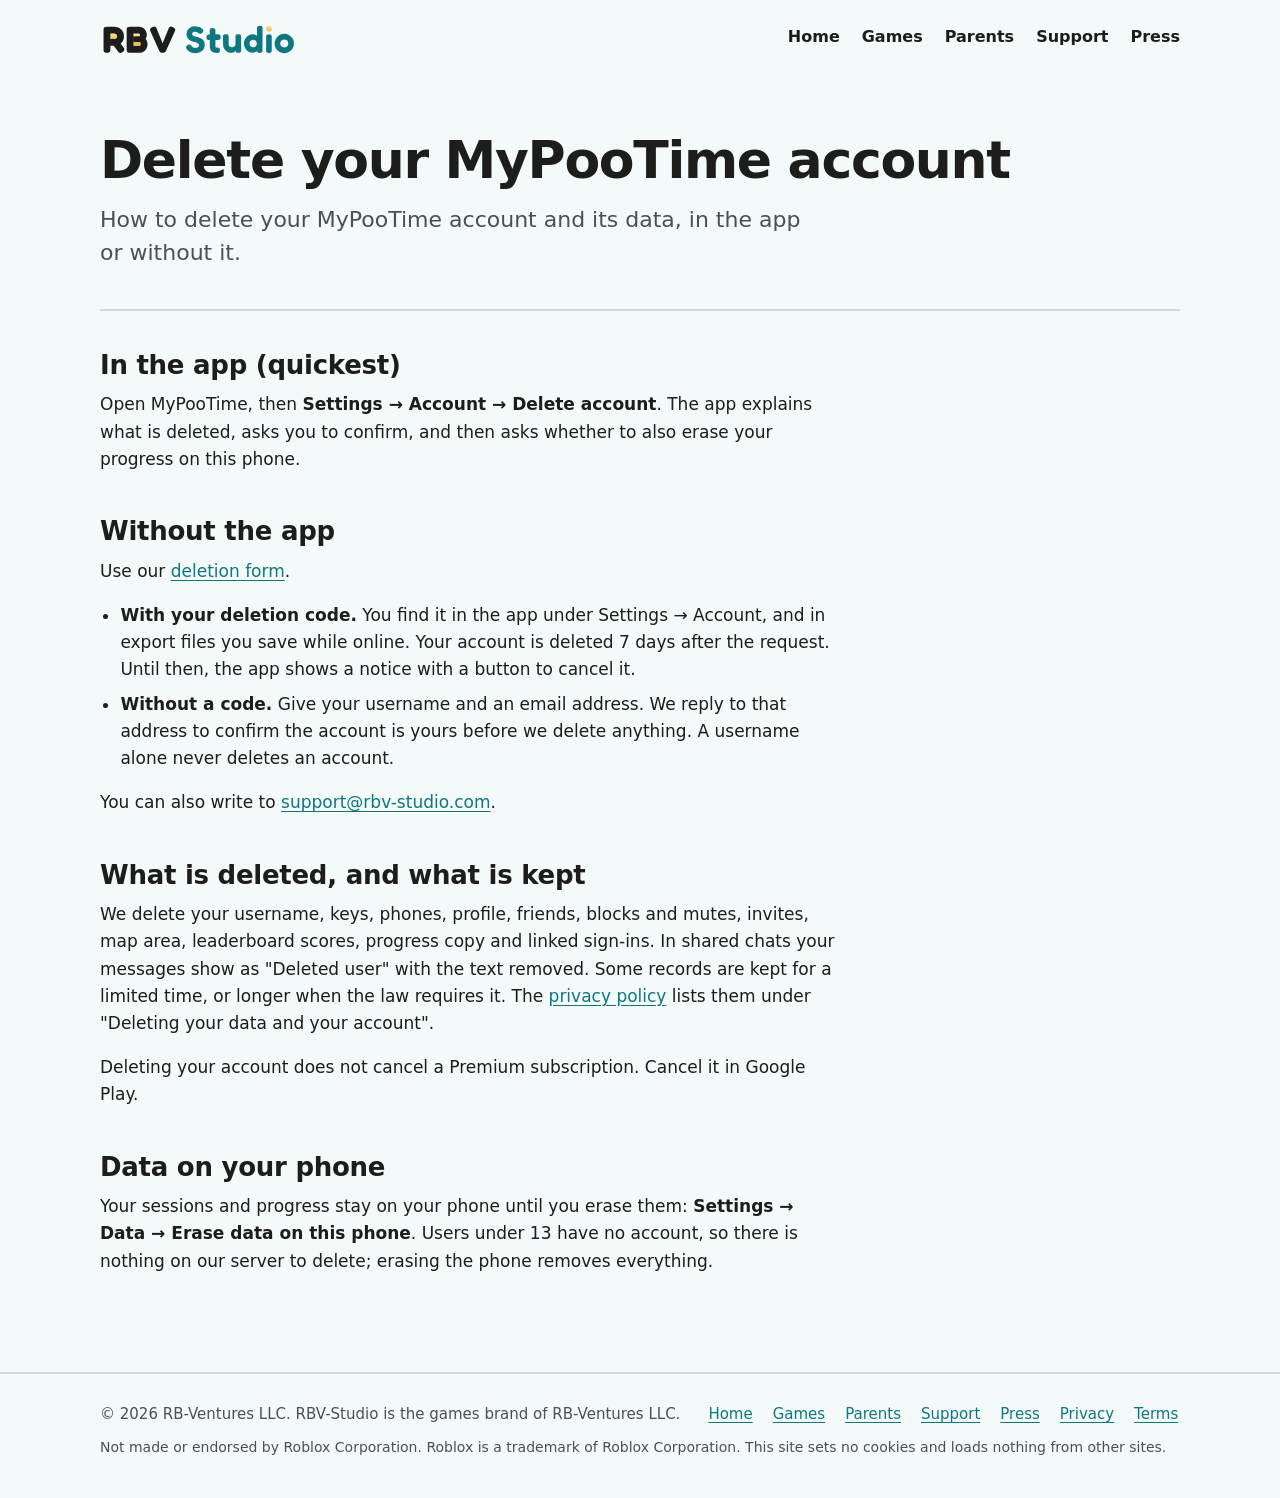
<file: mypootime/delete-account/index.html>
<!doctype html>
<html lang="en" data-live="false">
<head>
  <meta charset="utf-8">
  <meta name="viewport" content="width=device-width, initial-scale=1">
  <title>Delete your MyPooTime account — RBV-Studio</title>
  <meta name="description" content="How to delete your MyPooTime account and its data, in the app or without it.">
  <meta name="theme-color" content="#f4f9fa">
  <link rel="canonical" href="https://rbv-studio.com/mypootime/delete-account/">
  <meta property="og:title" content="Delete your MyPooTime account — RBV-Studio">
  <meta property="og:description" content="How to delete your MyPooTime account and its data, in the app or without it.">
  <meta property="og:image" content="https://rbv-studio.com/mypootime/img/icon-512.webp">
  <meta property="og:type" content="website">
  <link rel="icon" href="/assets/brand/mark.svg" type="image/svg+xml">
  <link rel="icon" href="/assets/favicon-32.png" type="image/png" sizes="32x32">
  <link rel="apple-touch-icon" href="/assets/apple-touch-icon.png">
  <link rel="manifest" href="/assets/site.webmanifest">
  <link rel="stylesheet" href="/assets/site.css">
</head>
<body>
  <header class="top">
    <div class="wrap">
      <a class="brand" href="/"><img src="/assets/brand/wordmark.svg" alt="RBV-Studio" width="633" height="122"></a>
      <nav aria-label="Main">
        <a href="/">Home</a>
        <a href="/games/">Games</a>
        <a href="/parents/">Parents</a>
        <a href="/support/">Support</a>
        <a href="/press/">Press</a>
      </nav>
    </div>
  </header>

  <main class="page">
    <div class="wrap">
      <header class="title">
        <h1>Delete your MyPooTime account</h1>
        <p class="lede">How to delete your MyPooTime account and its data, in the app or without it.</p>
      </header>
      <div class="prose">
        <h2>In the app (quickest)</h2>
        <p>Open MyPooTime, then <strong>Settings → Account → Delete account</strong>. The app explains what is deleted, asks you to confirm, and then asks whether to also erase your progress on this phone.</p>

        <h2>Without the app</h2>
        <p>Use our <a href="https://api.mypootime.com/delete">deletion form</a>.</p>
        <ul>
          <li><strong>With your deletion code.</strong> You find it in the app under Settings → Account, and in export files you save while online. Your account is deleted 7 days after the request. Until then, the app shows a notice with a button to cancel it.</li>
          <li><strong>Without a code.</strong> Give your username and an email address. We reply to that address to confirm the account is yours before we delete anything. A username alone never deletes an account.</li>
        </ul>
        <p>You can also write to <a href="mailto:support@rbv-studio.com">support@rbv-studio.com</a>.</p>

        <h2>What is deleted, and what is kept</h2>
        <p>We delete your username, keys, phones, profile, friends, blocks and mutes, invites, map area, leaderboard scores, progress copy and linked sign-ins. In shared chats your messages show as "Deleted user" with the text removed. Some records are kept for a limited time, or longer when the law requires it. The <a href="/mypootime/privacy/">privacy policy</a> lists them under "Deleting your data and your account".</p>
        <p>Deleting your account does not cancel a Premium subscription. Cancel it in Google Play.</p>

        <h2>Data on your phone</h2>
        <p>Your sessions and progress stay on your phone until you erase them: <strong>Settings → Data → Erase data on this phone</strong>. Users under 13 have no account, so there is nothing on our server to delete; erasing the phone removes everything.</p>
      </div>
    </div>
  </main>

  <footer class="foot">
    <div class="wrap">
      <span>© 2026 RB-Ventures LLC. RBV-Studio is the games brand of RB-Ventures LLC.</span>
      <nav aria-label="Footer">
        <a href="/">Home</a>
        <a href="/games/">Games</a>
        <a href="/parents/">Parents</a>
        <a href="/support/">Support</a>
        <a href="/press/">Press</a>
        <a href="/privacy/">Privacy</a>
        <a href="/terms/">Terms</a>
      </nav>
      <span class="fine">Not made or endorsed by Roblox Corporation. Roblox is a trademark of Roblox Corporation. This site sets no cookies and loads nothing from other sites.</span>
    </div>
  </footer>
</body>
</html>
</file>
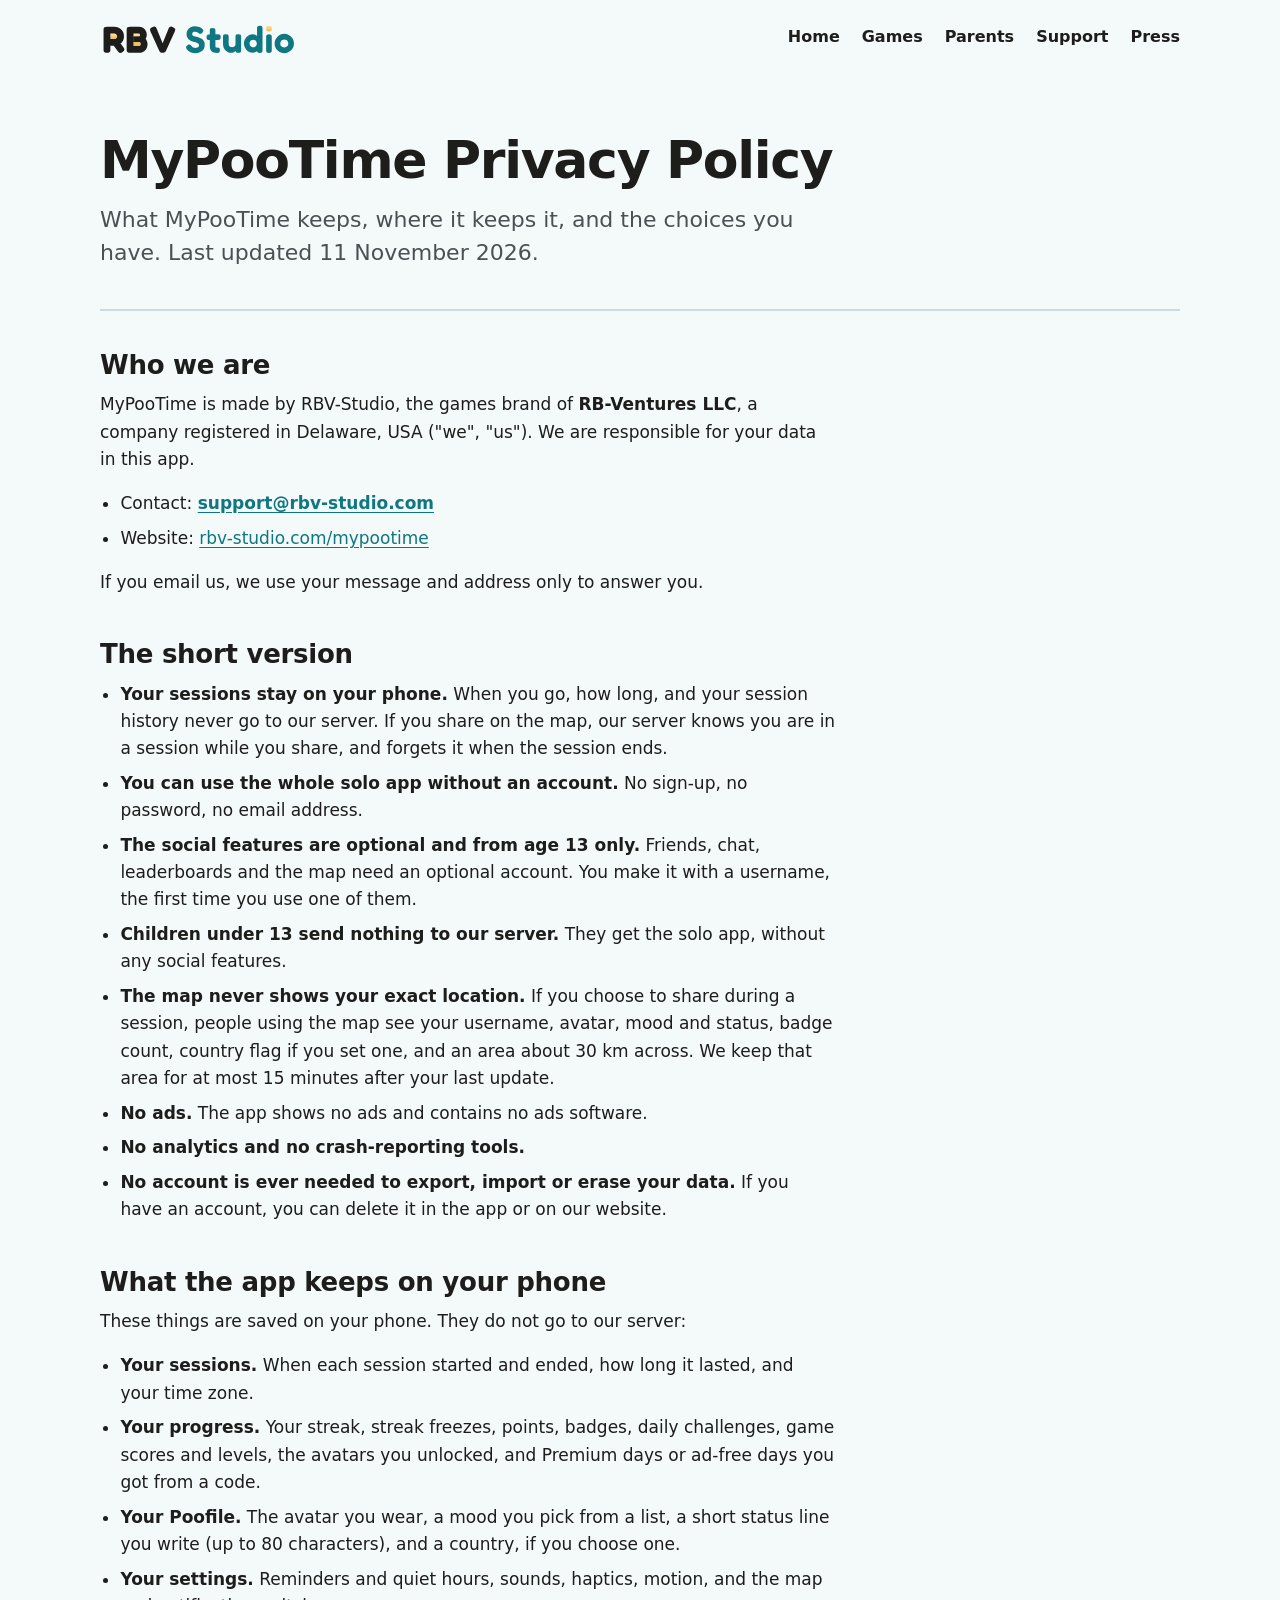
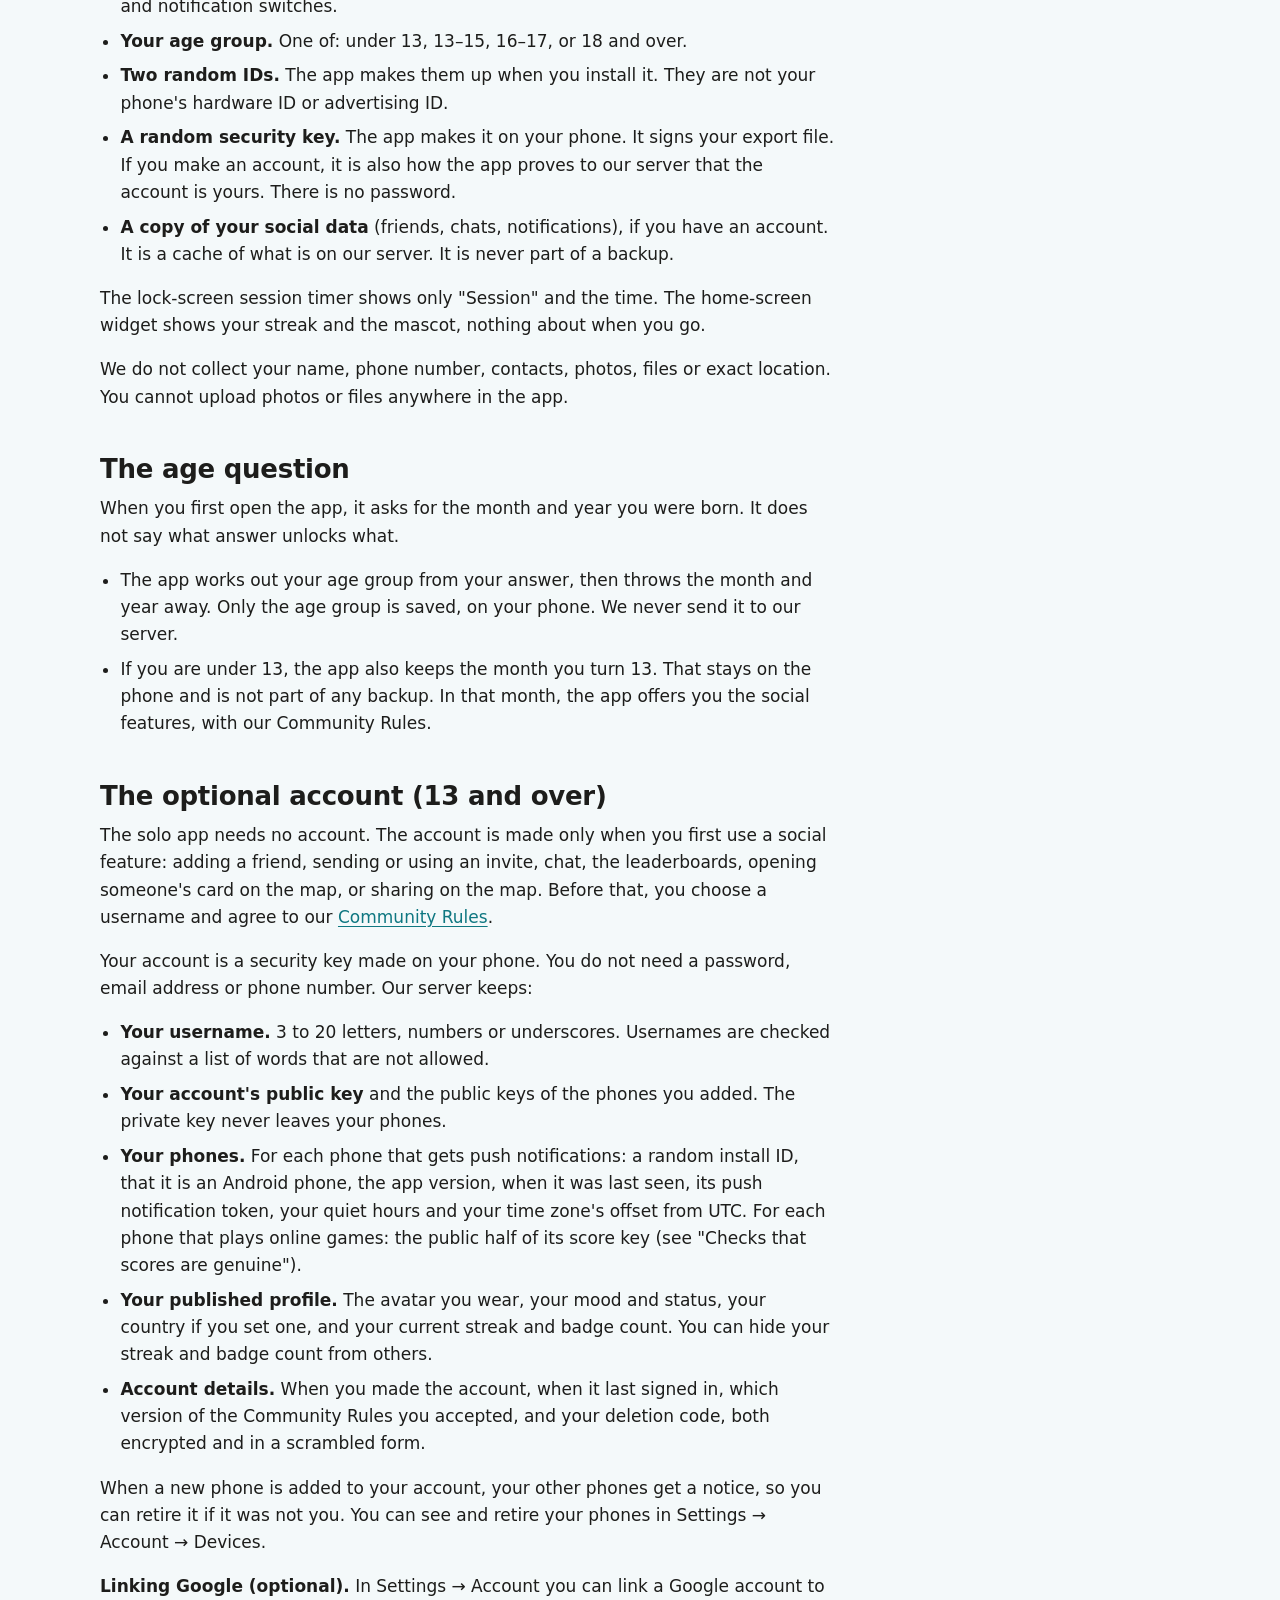
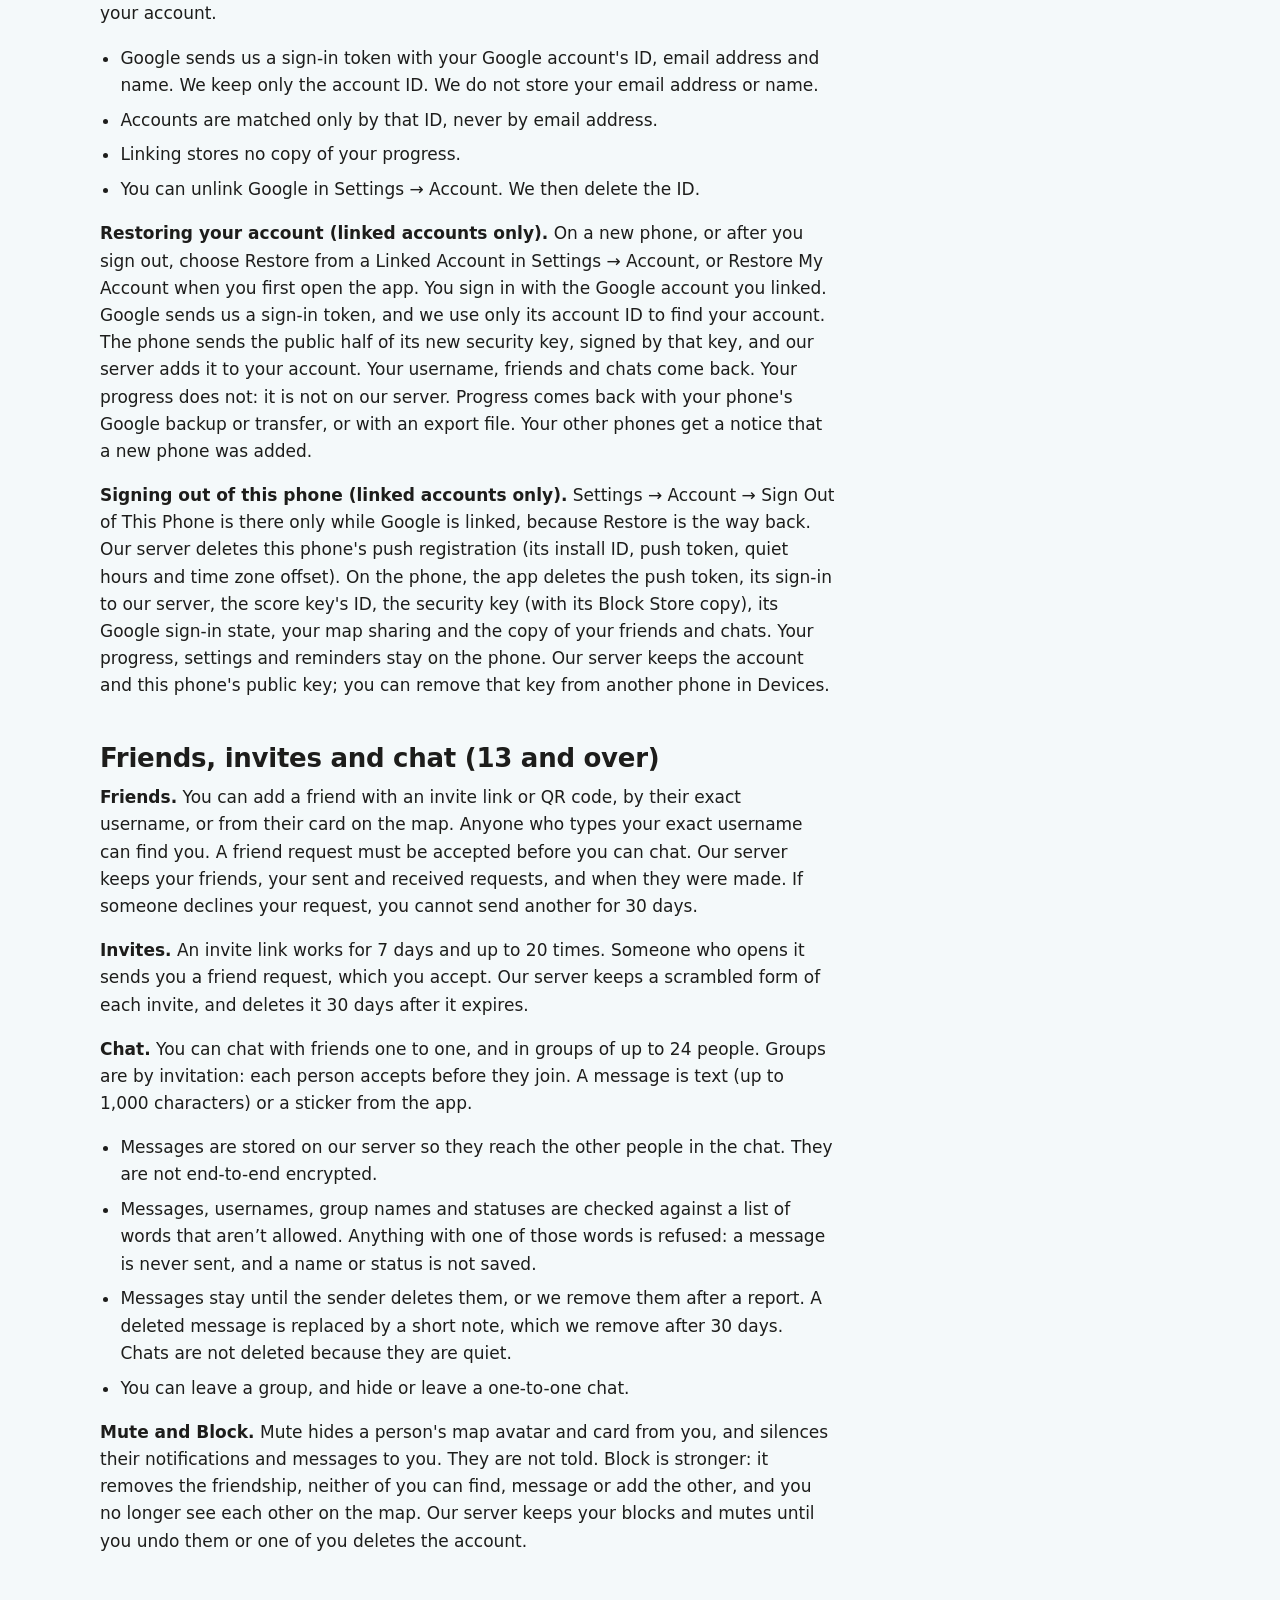
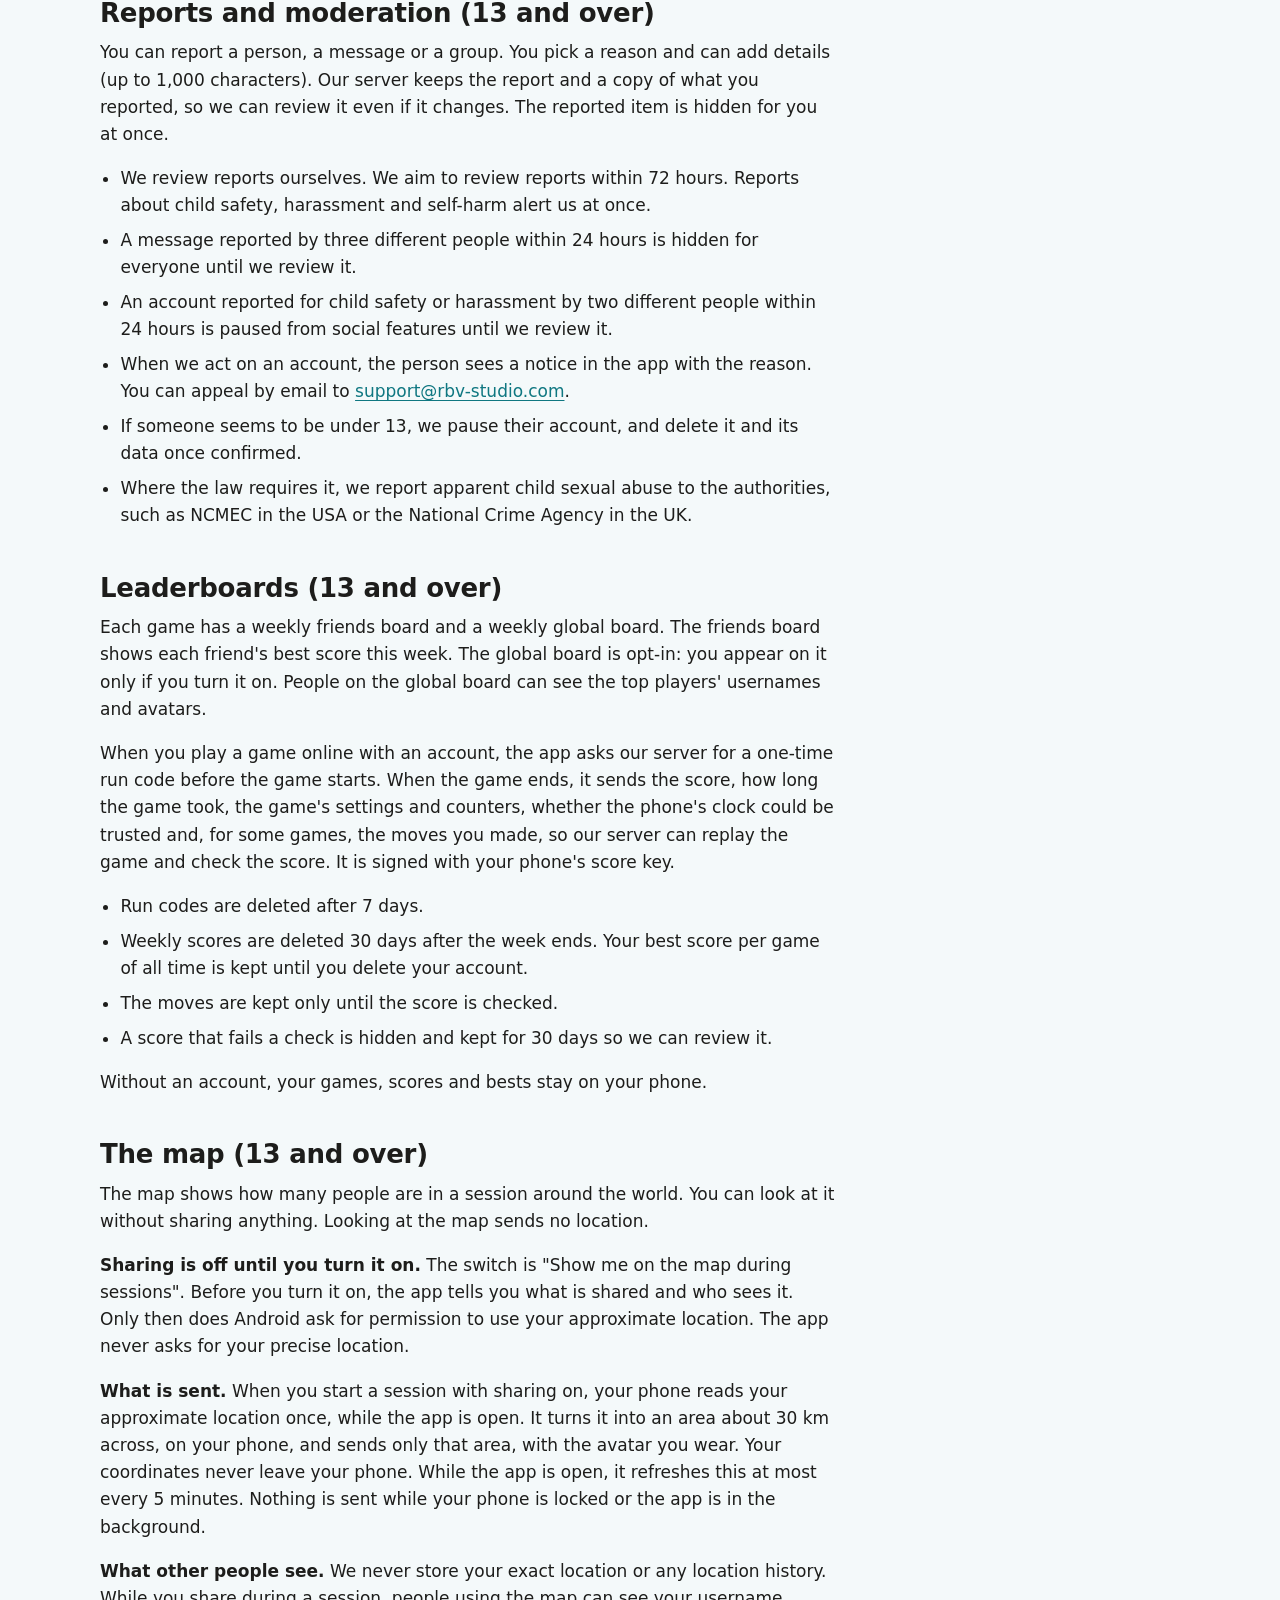
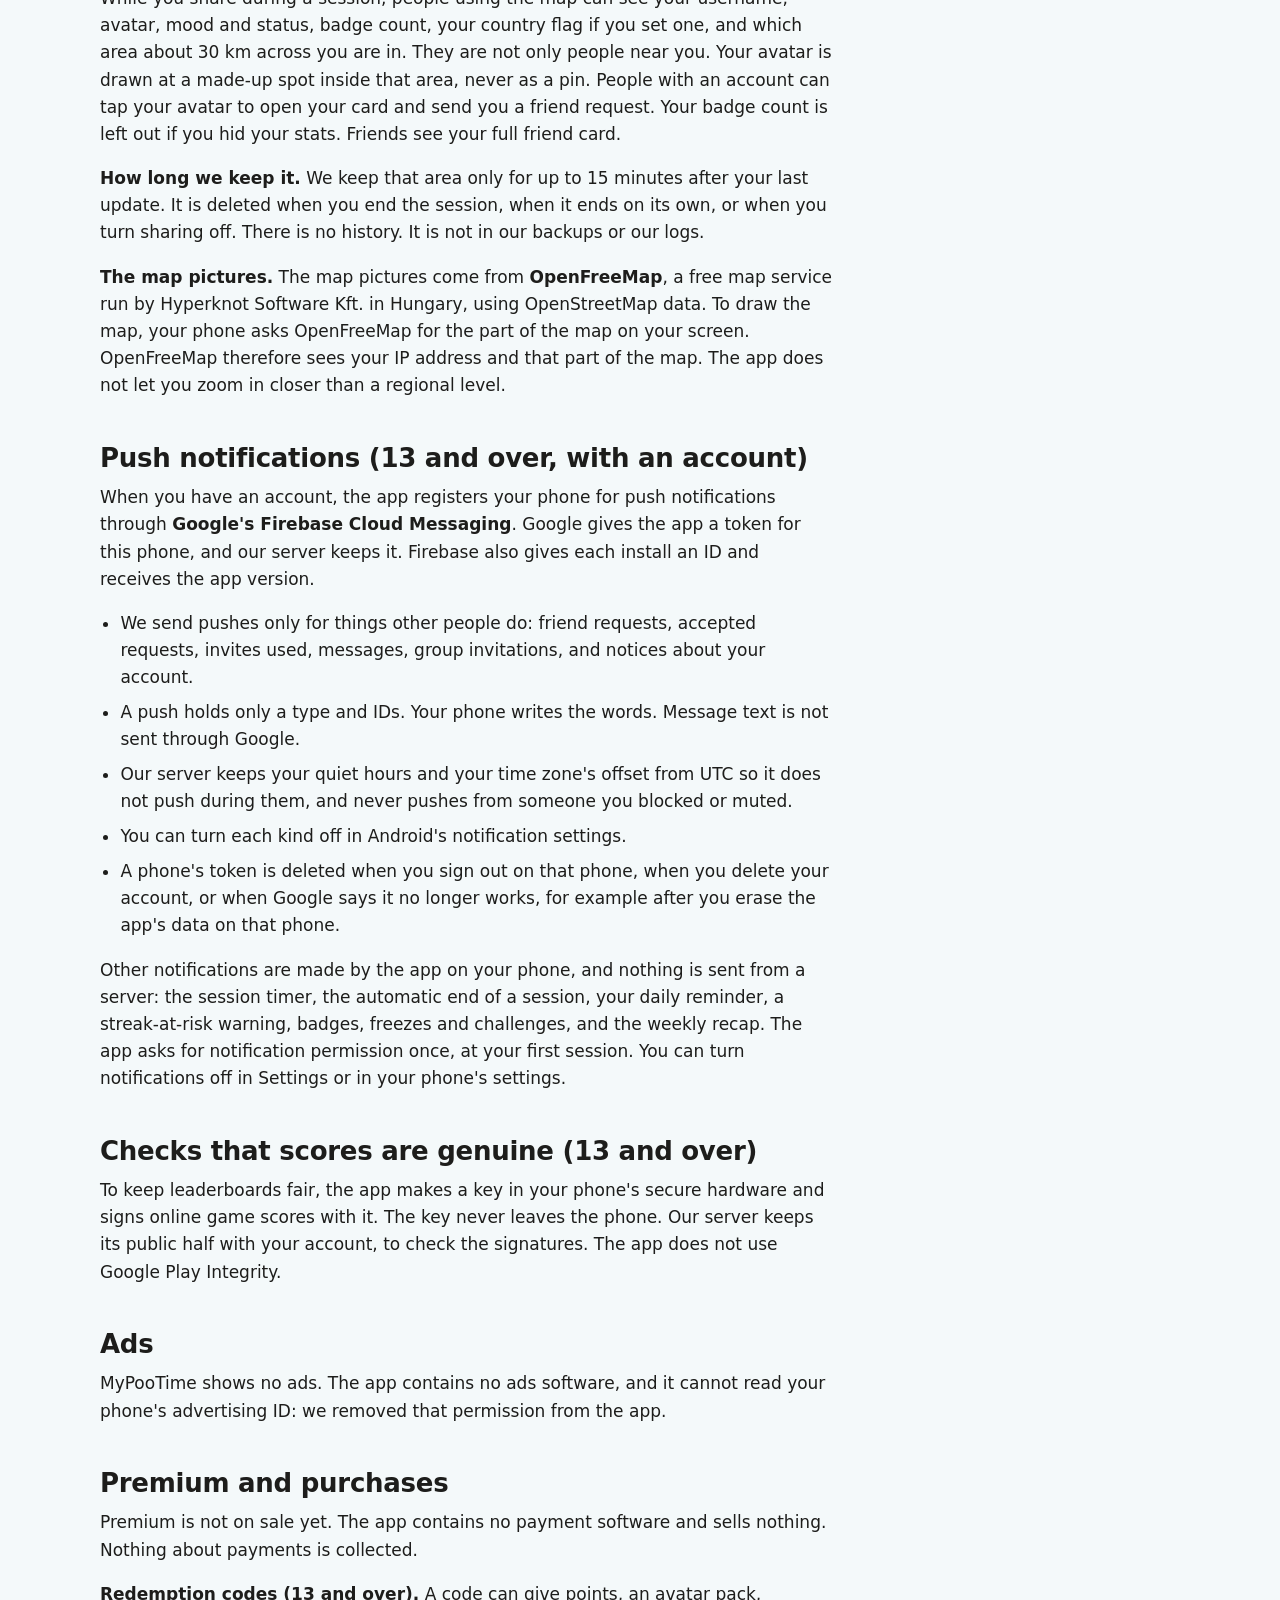
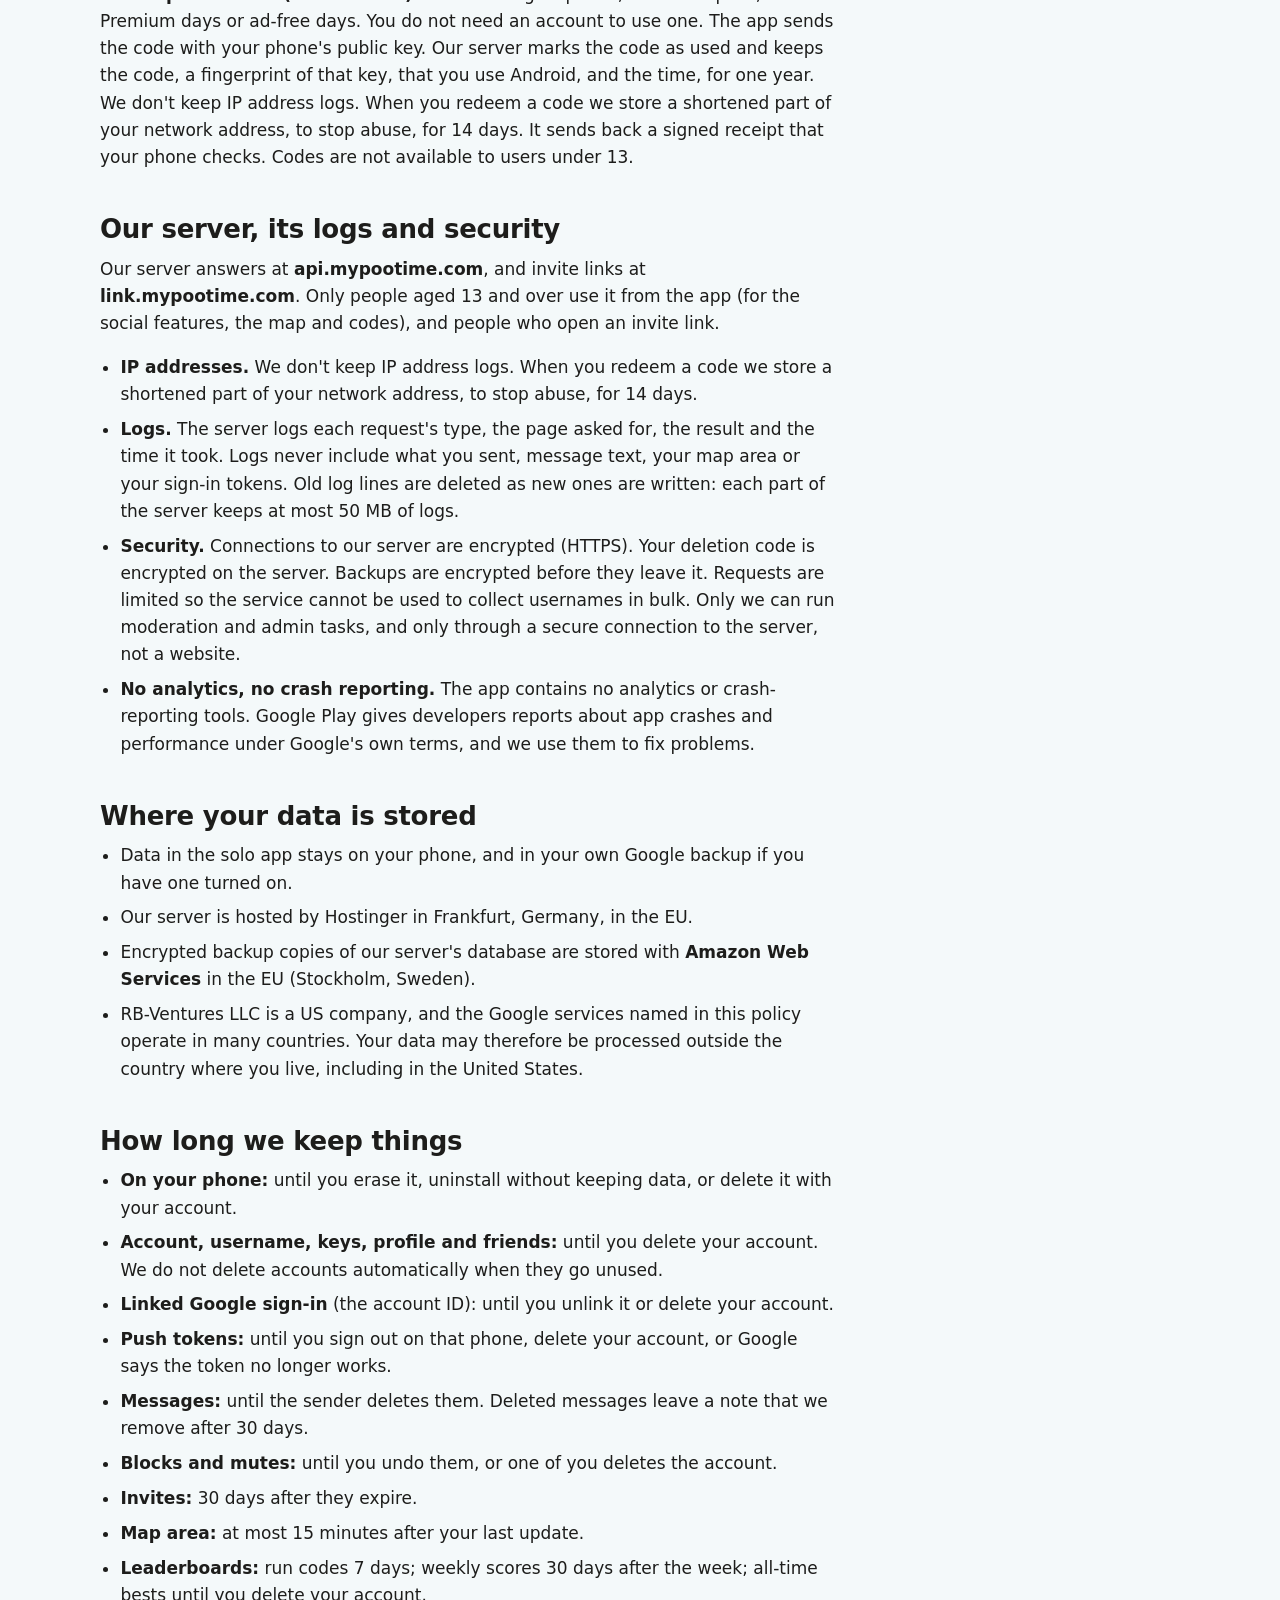
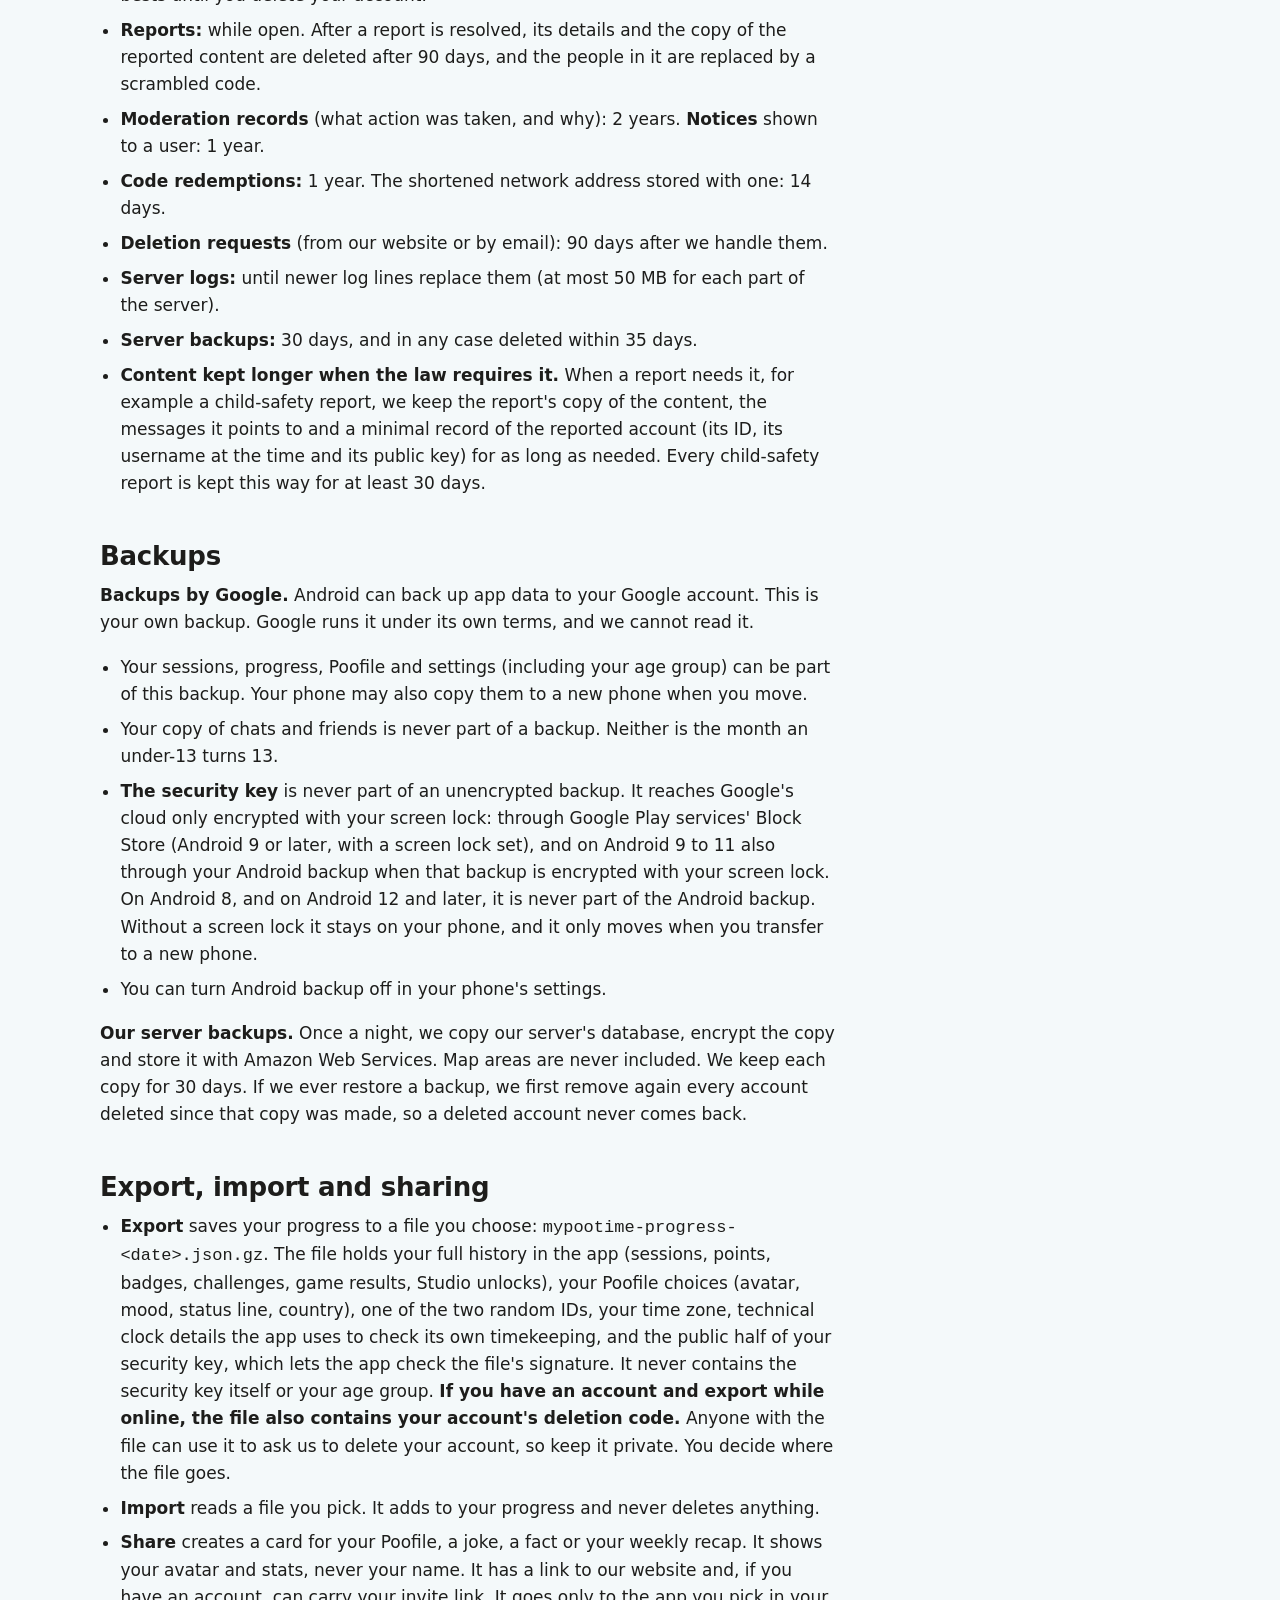
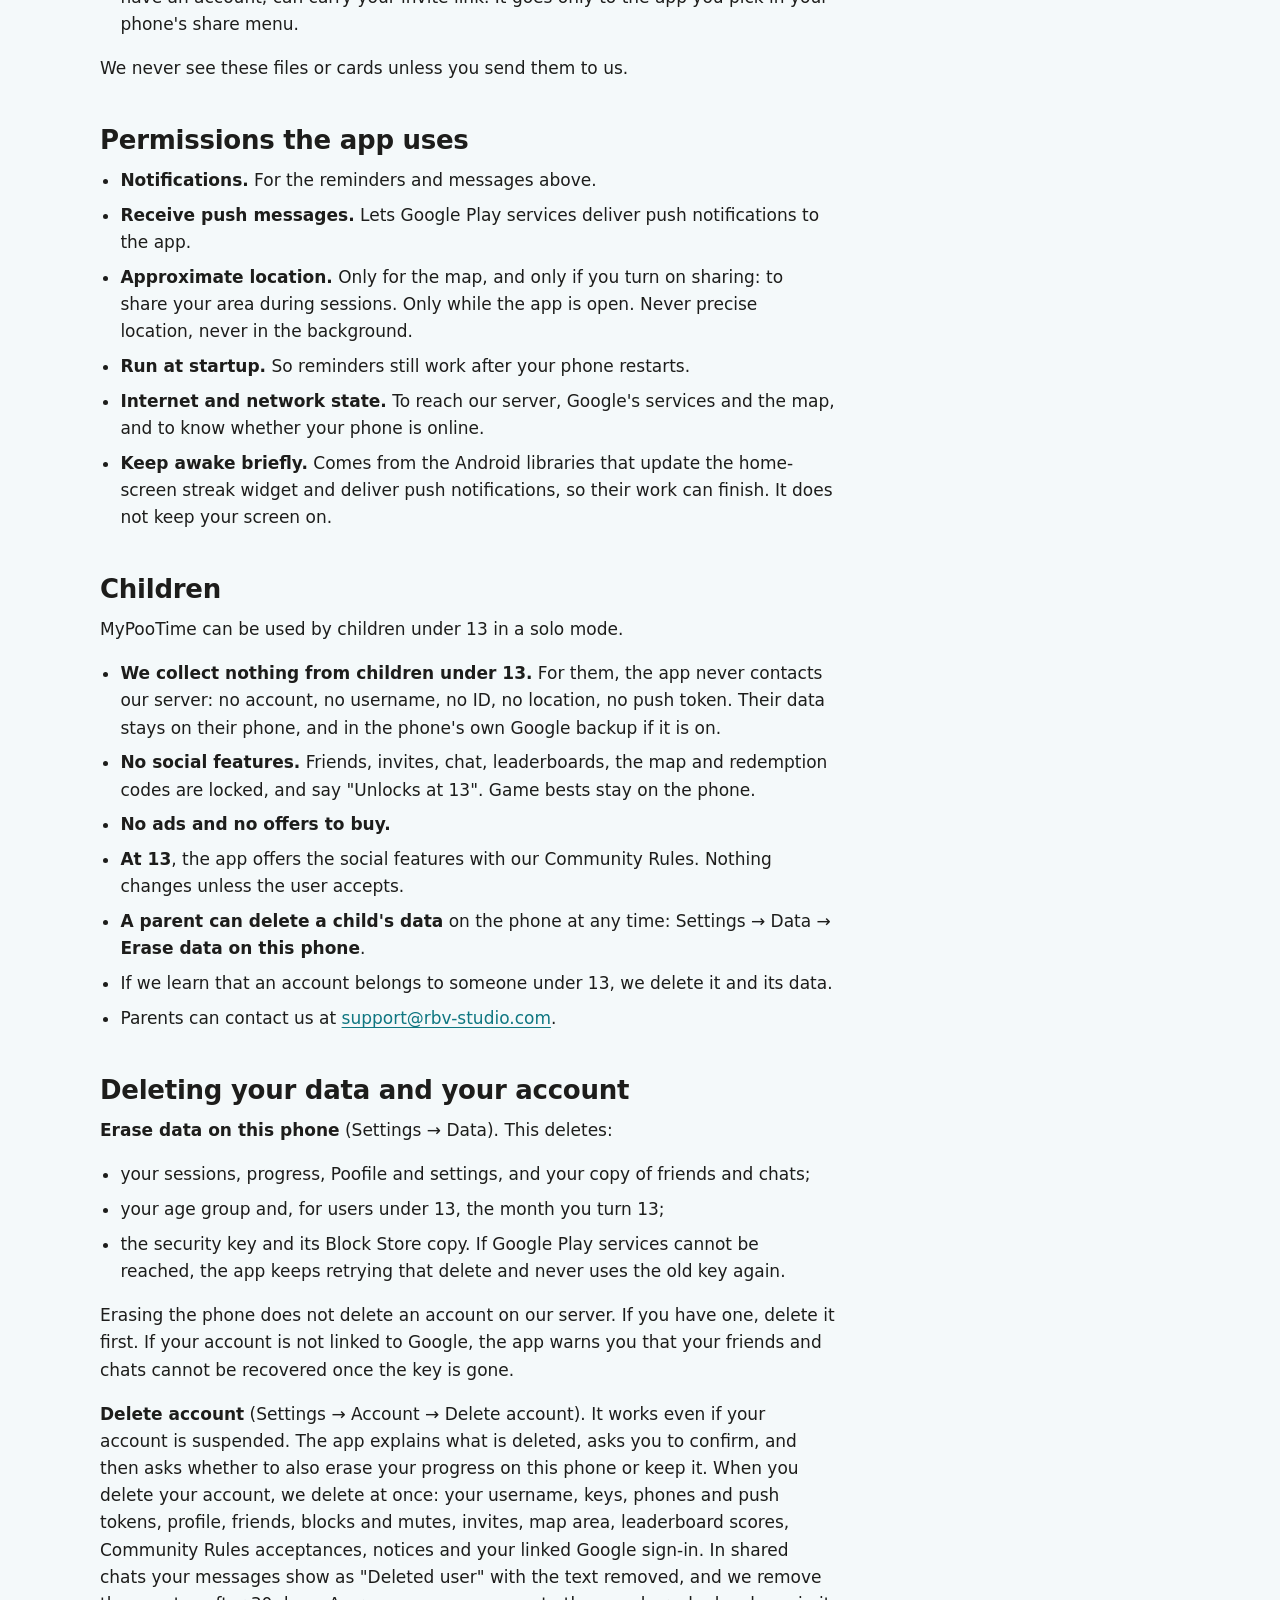
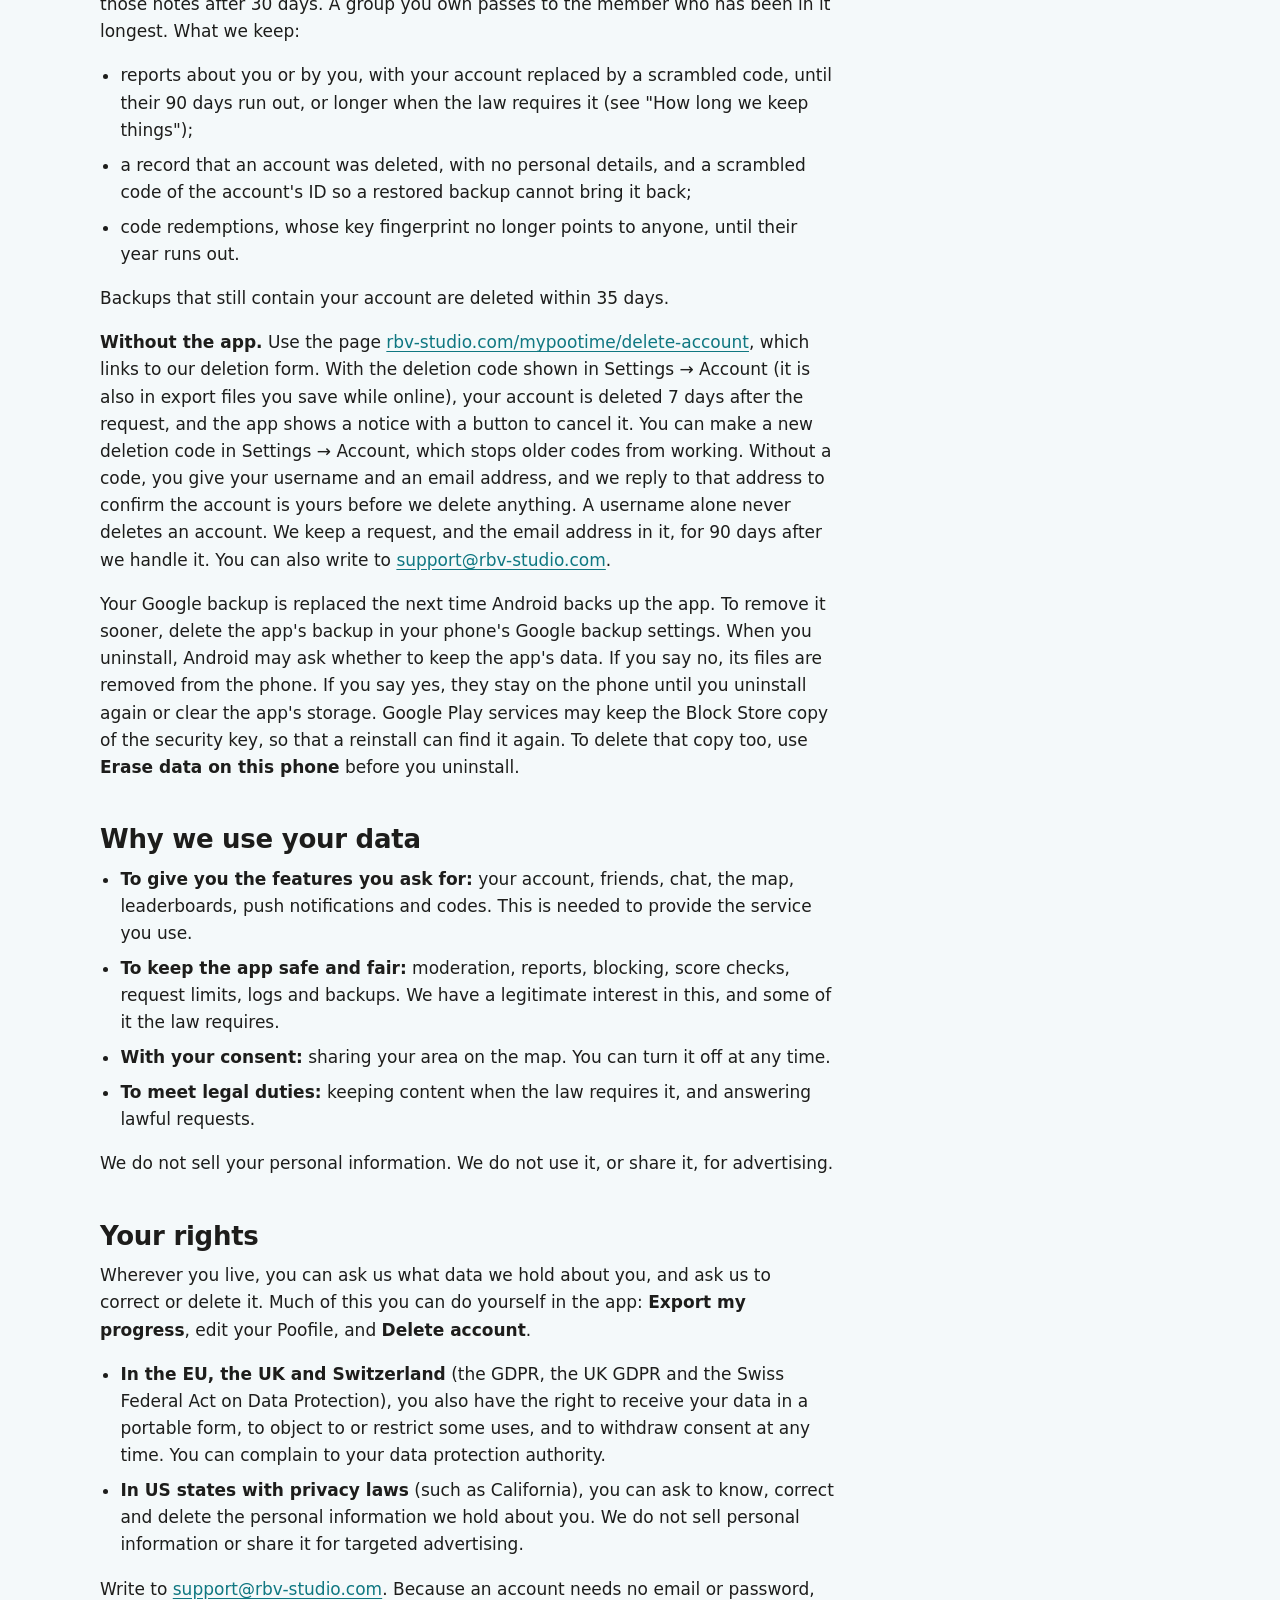
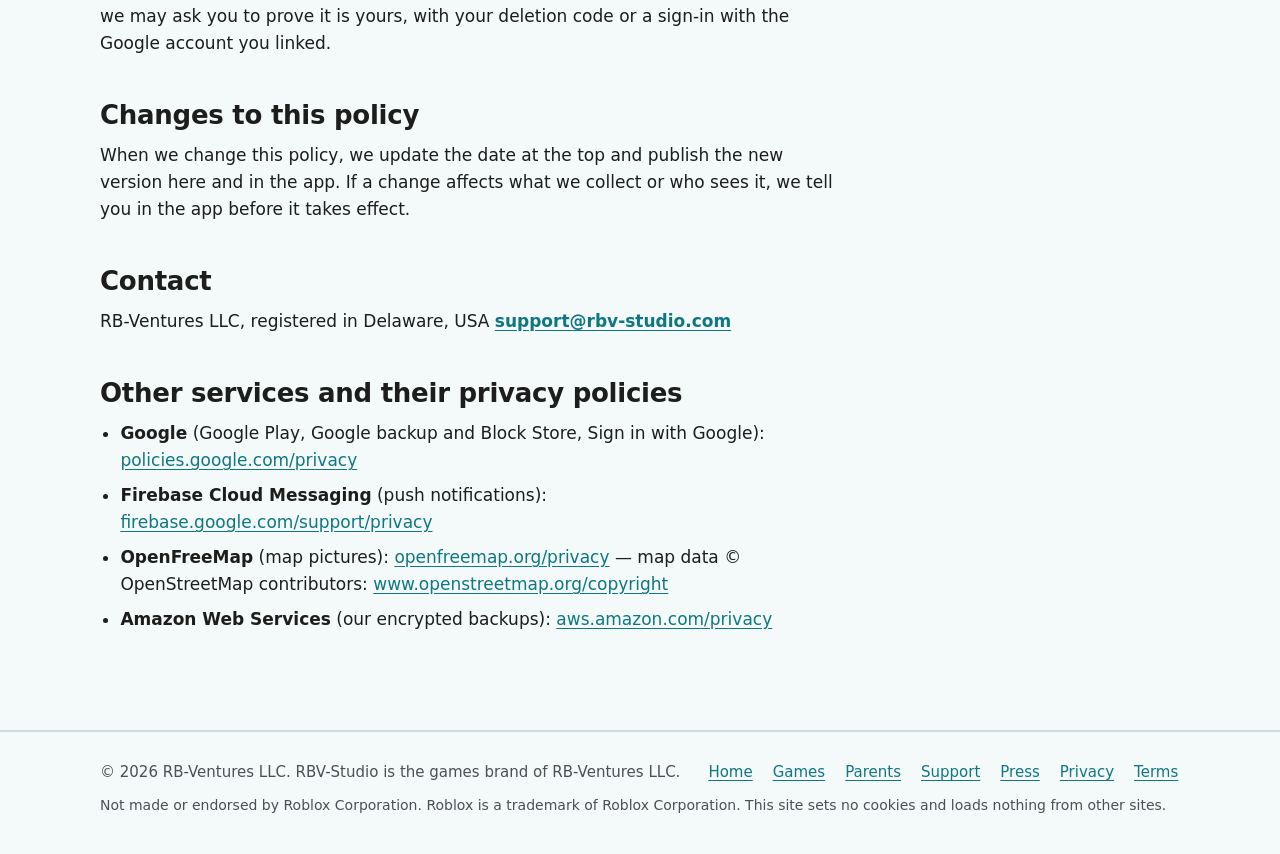
<file: mypootime/privacy/index.html>
<!doctype html>
<html lang="en" data-live="false">
<head>
  <meta charset="utf-8">
  <meta name="viewport" content="width=device-width, initial-scale=1">
  <title>MyPooTime Privacy Policy — RBV-Studio</title>
  <meta name="description" content="What MyPooTime keeps, where it keeps it, and the choices you have.">
  <meta name="theme-color" content="#f4f9fa">
  <link rel="canonical" href="https://rbv-studio.com/mypootime/privacy/">
  <meta property="og:title" content="MyPooTime Privacy Policy — RBV-Studio">
  <meta property="og:description" content="What MyPooTime keeps, where it keeps it, and the choices you have.">
  <meta property="og:image" content="https://rbv-studio.com/mypootime/img/icon-512.webp">
  <meta property="og:type" content="website">
  <link rel="icon" href="/assets/brand/mark.svg" type="image/svg+xml">
  <link rel="icon" href="/assets/favicon-32.png" type="image/png" sizes="32x32">
  <link rel="apple-touch-icon" href="/assets/apple-touch-icon.png">
  <link rel="manifest" href="/assets/site.webmanifest">
  <link rel="stylesheet" href="/assets/site.css">
</head>
<body>
  <header class="top">
    <div class="wrap">
      <a class="brand" href="/"><img src="/assets/brand/wordmark.svg" alt="RBV-Studio" width="633" height="122"></a>
      <nav aria-label="Main">
        <a href="/">Home</a>
        <a href="/games/">Games</a>
        <a href="/parents/">Parents</a>
        <a href="/support/">Support</a>
        <a href="/press/">Press</a>
      </nav>
    </div>
  </header>

  <main class="page">
    <div class="wrap">
      <header class="title">
        <h1>MyPooTime Privacy Policy</h1>
        <p class="lede">What MyPooTime keeps, where it keeps it, and the choices you have. Last updated 11 November 2026.</p>
      </header>
      <div class="prose">
        <h2>Who we are</h2>
        <p>MyPooTime is made by RBV-Studio, the games brand of <strong>RB-Ventures LLC</strong>, a company registered in Delaware, USA ("we", "us"). We are responsible for your data in this app.</p>
        <ul>
          <li>Contact: <strong><a href="mailto:support@rbv-studio.com">support@rbv-studio.com</a></strong></li>
          <li>Website: <a href="https://rbv-studio.com/mypootime/" rel="noopener">rbv-studio.com/mypootime</a></li>
        </ul>
        <p>If you email us, we use your message and address only to answer you.</p>

        <h2>The short version</h2>
        <ul>
          <li><strong>Your sessions stay on your phone.</strong> When you go, how long, and your session history never go to our server. If you share on the map, our server knows you are in a session while you share, and forgets it when the session ends.</li>
          <li><strong>You can use the whole solo app without an account.</strong> No sign-up, no password, no email address.</li>
          <li><strong>The social features are optional and from age 13 only.</strong> Friends, chat, leaderboards and the map need an optional account. You make it with a username, the first time you use one of them.</li>
          <li><strong>Children under 13 send nothing to our server.</strong> They get the solo app, without any social features.</li>
          <li><strong>The map never shows your exact location.</strong> If you choose to share during a session, people using the map see your username, avatar, mood and status, badge count, country flag if you set one, and an area about 30 km across. We keep that area for at most 15 minutes after your last update.</li>
          <li><strong>No ads.</strong> The app shows no ads and contains no ads software.</li>
          <li><strong>No analytics and no crash-reporting tools.</strong></li>
          <li><strong>No account is ever needed to export, import or erase your data.</strong> If you have an account, you can delete it in the app or on our website.</li>
        </ul>

        <h2>What the app keeps on your phone</h2>
        <p>These things are saved on your phone. They do not go to our server:</p>
        <ul>
          <li><strong>Your sessions.</strong> When each session started and ended, how long it lasted, and your time zone.</li>
          <li><strong>Your progress.</strong> Your streak, streak freezes, points, badges, daily challenges, game scores and levels, the avatars you unlocked, and Premium days or ad-free days you got from a code.</li>
          <li><strong>Your Poofile.</strong> The avatar you wear, a mood you pick from a list, a short status line you write (up to 80 characters), and a country, if you choose one.</li>
          <li><strong>Your settings.</strong> Reminders and quiet hours, sounds, haptics, motion, and the map and notification switches.</li>
          <li><strong>Your age group.</strong> One of: under 13, 13–15, 16–17, or 18 and over.</li>
          <li><strong>Two random IDs.</strong> The app makes them up when you install it. They are not your phone's hardware ID or advertising ID.</li>
          <li><strong>A random security key.</strong> The app makes it on your phone. It signs your export file. If you make an account, it is also how the app proves to our server that the account is yours. There is no password.</li>
          <li><strong>A copy of your social data</strong> (friends, chats, notifications), if you have an account. It is a cache of what is on our server. It is never part of a backup.</li>
        </ul>
        <p>The lock-screen session timer shows only "Session" and the time. The home-screen widget shows your streak and the mascot, nothing about when you go.</p>
        <p>We do not collect your name, phone number, contacts, photos, files or exact location. You cannot upload photos or files anywhere in the app.</p>

        <h2>The age question</h2>
        <p>When you first open the app, it asks for the month and year you were born. It does not say what answer unlocks what.</p>
        <ul>
          <li>The app works out your age group from your answer, then throws the month and year away. Only the age group is saved, on your phone. We never send it to our server.</li>
          <li>If you are under 13, the app also keeps the month you turn 13. That stays on the phone and is not part of any backup. In that month, the app offers you the social features, with our Community Rules.</li>
        </ul>

        <h2>The optional account (13 and over)</h2>
        <p>The solo app needs no account. The account is made only when you first use a social feature: adding a friend, sending or using an invite, chat, the leaderboards, opening someone's card on the map, or sharing on the map. Before that, you choose a username and agree to our <a href="/mypootime/community-rules/">Community Rules</a>.</p>
        <p>Your account is a security key made on your phone. You do not need a password, email address or phone number. Our server keeps:</p>
        <ul>
          <li><strong>Your username.</strong> 3 to 20 letters, numbers or underscores. Usernames are checked against a list of words that are not allowed.</li>
          <li><strong>Your account's public key</strong> and the public keys of the phones you added. The private key never leaves your phones.</li>
          <li><strong>Your phones.</strong> For each phone that gets push notifications: a random install ID, that it is an Android phone, the app version, when it was last seen, its push notification token, your quiet hours and your time zone's offset from UTC. For each phone that plays online games: the public half of its score key (see "Checks that scores are genuine").</li>
          <li><strong>Your published profile.</strong> The avatar you wear, your mood and status, your country if you set one, and your current streak and badge count. You can hide your streak and badge count from others.</li>
          <li><strong>Account details.</strong> When you made the account, when it last signed in, which version of the Community Rules you accepted, and your deletion code, both encrypted and in a scrambled form.</li>
        </ul>
        <p>When a new phone is added to your account, your other phones get a notice, so you can retire it if it was not you. You can see and retire your phones in Settings → Account → Devices.</p>
        <p><strong>Linking Google (optional).</strong> In Settings → Account you can link a Google account to your account.</p>
        <ul>
          <li>Google sends us a sign-in token with your Google account's ID, email address and name. We keep only the account ID. We do not store your email address or name.</li>
          <li>Accounts are matched only by that ID, never by email address.</li>
          <li>Linking stores no copy of your progress.</li>
          <li>You can unlink Google in Settings → Account. We then delete the ID.</li>
        </ul>
        <p><strong>Restoring your account (linked accounts only).</strong> On a new phone, or after you sign out, choose Restore from a Linked Account in Settings → Account, or Restore My Account when you first open the app. You sign in with the Google account you linked. Google sends us a sign-in token, and we use only its account ID to find your account. The phone sends the public half of its new security key, signed by that key, and our server adds it to your account. Your username, friends and chats come back. Your progress does not: it is not on our server. Progress comes back with your phone's Google backup or transfer, or with an export file. Your other phones get a notice that a new phone was added.</p>
        <p><strong>Signing out of this phone (linked accounts only).</strong> Settings → Account → Sign Out of This Phone is there only while Google is linked, because Restore is the way back. Our server deletes this phone's push registration (its install ID, push token, quiet hours and time zone offset). On the phone, the app deletes the push token, its sign-in to our server, the score key's ID, the security key (with its Block Store copy), its Google sign-in state, your map sharing and the copy of your friends and chats. Your progress, settings and reminders stay on the phone. Our server keeps the account and this phone's public key; you can remove that key from another phone in Devices.</p>

        <h2>Friends, invites and chat (13 and over)</h2>
        <p><strong>Friends.</strong> You can add a friend with an invite link or QR code, by their exact username, or from their card on the map. Anyone who types your exact username can find you. A friend request must be accepted before you can chat. Our server keeps your friends, your sent and received requests, and when they were made. If someone declines your request, you cannot send another for 30 days.</p>
        <p><strong>Invites.</strong> An invite link works for 7 days and up to 20 times. Someone who opens it sends you a friend request, which you accept. Our server keeps a scrambled form of each invite, and deletes it 30 days after it expires.</p>
        <p><strong>Chat.</strong> You can chat with friends one to one, and in groups of up to 24 people. Groups are by invitation: each person accepts before they join. A message is text (up to 1,000 characters) or a sticker from the app.</p>
        <ul>
          <li>Messages are stored on our server so they reach the other people in the chat. They are not end-to-end encrypted.</li>
          <li>Messages, usernames, group names and statuses are checked against a list of words that aren&rsquo;t allowed. Anything with one of those words is refused: a message is never sent, and a name or status is not saved.</li>
          <li>Messages stay until the sender deletes them, or we remove them after a report. A deleted message is replaced by a short note, which we remove after 30 days. Chats are not deleted because they are quiet.</li>
          <li>You can leave a group, and hide or leave a one-to-one chat.</li>
        </ul>
        <p><strong>Mute and Block.</strong> Mute hides a person's map avatar and card from you, and silences their notifications and messages to you. They are not told. Block is stronger: it removes the friendship, neither of you can find, message or add the other, and you no longer see each other on the map. Our server keeps your blocks and mutes until you undo them or one of you deletes the account.</p>

        <h2>Reports and moderation (13 and over)</h2>
        <p>You can report a person, a message or a group. You pick a reason and can add details (up to 1,000 characters). Our server keeps the report and a copy of what you reported, so we can review it even if it changes. The reported item is hidden for you at once.</p>
        <ul>
          <li>We review reports ourselves. We aim to review reports within 72 hours. Reports about child safety, harassment and self-harm alert us at once.</li>
          <li>A message reported by three different people within 24 hours is hidden for everyone until we review it.</li>
          <li>An account reported for child safety or harassment by two different people within 24 hours is paused from social features until we review it.</li>
          <li>When we act on an account, the person sees a notice in the app with the reason. You can appeal by email to <a href="mailto:support@rbv-studio.com">support@rbv-studio.com</a>.</li>
          <li>If someone seems to be under 13, we pause their account, and delete it and its data once confirmed.</li>
          <li>Where the law requires it, we report apparent child sexual abuse to the authorities, such as NCMEC in the USA or the National Crime Agency in the UK.</li>
        </ul>

        <h2>Leaderboards (13 and over)</h2>
        <p>Each game has a weekly friends board and a weekly global board. The friends board shows each friend's best score this week. The global board is opt-in: you appear on it only if you turn it on. People on the global board can see the top players' usernames and avatars.</p>
        <p>When you play a game online with an account, the app asks our server for a one-time run code before the game starts. When the game ends, it sends the score, how long the game took, the game's settings and counters, whether the phone's clock could be trusted and, for some games, the moves you made, so our server can replay the game and check the score. It is signed with your phone's score key.</p>
        <ul>
          <li>Run codes are deleted after 7 days.</li>
          <li>Weekly scores are deleted 30 days after the week ends. Your best score per game of all time is kept until you delete your account.</li>
          <li>The moves are kept only until the score is checked.</li>
          <li>A score that fails a check is hidden and kept for 30 days so we can review it.</li>
        </ul>
        <p>Without an account, your games, scores and bests stay on your phone.</p>

        <h2>The map (13 and over)</h2>
        <p>The map shows how many people are in a session around the world. You can look at it without sharing anything. Looking at the map sends no location.</p>
        <p><strong>Sharing is off until you turn it on.</strong> The switch is "Show me on the map during sessions". Before you turn it on, the app tells you what is shared and who sees it. Only then does Android ask for permission to use your approximate location. The app never asks for your precise location.</p>
        <p><strong>What is sent.</strong> When you start a session with sharing on, your phone reads your approximate location once, while the app is open. It turns it into an area about 30 km across, on your phone, and sends only that area, with the avatar you wear. Your coordinates never leave your phone. While the app is open, it refreshes this at most every 5 minutes. Nothing is sent while your phone is locked or the app is in the background.</p>
        <p><strong>What other people see.</strong> We never store your exact location or any location history. While you share during a session, people using the map can see your username, avatar, mood and status, badge count, your country flag if you set one, and which area about 30 km across you are in. They are not only people near you. Your avatar is drawn at a made-up spot inside that area, never as a pin. People with an account can tap your avatar to open your card and send you a friend request. Your badge count is left out if you hid your stats. Friends see your full friend card.</p>
        <p><strong>How long we keep it.</strong> We keep that area only for up to 15 minutes after your last update. It is deleted when you end the session, when it ends on its own, or when you turn sharing off. There is no history. It is not in our backups or our logs.</p>
        <p><strong>The map pictures.</strong> The map pictures come from <strong>OpenFreeMap</strong>, a free map service run by Hyperknot Software Kft. in Hungary, using OpenStreetMap data. To draw the map, your phone asks OpenFreeMap for the part of the map on your screen. OpenFreeMap therefore sees your IP address and that part of the map. The app does not let you zoom in closer than a regional level.</p>

        <h2>Push notifications (13 and over, with an account)</h2>
        <p>When you have an account, the app registers your phone for push notifications through <strong>Google's Firebase Cloud Messaging</strong>. Google gives the app a token for this phone, and our server keeps it. Firebase also gives each install an ID and receives the app version.</p>
        <ul>
          <li>We send pushes only for things other people do: friend requests, accepted requests, invites used, messages, group invitations, and notices about your account.</li>
          <li>A push holds only a type and IDs. Your phone writes the words. Message text is not sent through Google.</li>
          <li>Our server keeps your quiet hours and your time zone's offset from UTC so it does not push during them, and never pushes from someone you blocked or muted.</li>
          <li>You can turn each kind off in Android's notification settings.</li>
          <li>A phone's token is deleted when you sign out on that phone, when you delete your account, or when Google says it no longer works, for example after you erase the app's data on that phone.</li>
        </ul>
        <p>Other notifications are made by the app on your phone, and nothing is sent from a server: the session timer, the automatic end of a session, your daily reminder, a streak-at-risk warning, badges, freezes and challenges, and the weekly recap. The app asks for notification permission once, at your first session. You can turn notifications off in Settings or in your phone's settings.</p>

        <h2>Checks that scores are genuine (13 and over)</h2>
        <p>To keep leaderboards fair, the app makes a key in your phone's secure hardware and signs online game scores with it. The key never leaves the phone. Our server keeps its public half with your account, to check the signatures. The app does not use Google Play Integrity.</p>

        <h2>Ads</h2>
        <p>MyPooTime shows no ads. The app contains no ads software, and it cannot read your phone's advertising ID: we removed that permission from the app.</p>

        <h2>Premium and purchases</h2>
        <p>Premium is not on sale yet. The app contains no payment software and sells nothing. Nothing about payments is collected.</p>
        <p><strong>Redemption codes (13 and over).</strong> A code can give points, an avatar pack, Premium days or ad-free days. You do not need an account to use one. The app sends the code with your phone's public key. Our server marks the code as used and keeps the code, a fingerprint of that key, that you use Android, and the time, for one year. We don't keep IP address logs. When you redeem a code we store a shortened part of your network address, to stop abuse, for 14 days. It sends back a signed receipt that your phone checks. Codes are not available to users under 13.</p>

        <h2>Our server, its logs and security</h2>
        <p>Our server answers at <strong>api.mypootime.com</strong>, and invite links at <strong>link.mypootime.com</strong>. Only people aged 13 and over use it from the app (for the social features, the map and codes), and people who open an invite link.</p>
        <ul>
          <li><strong>IP addresses.</strong> We don't keep IP address logs. When you redeem a code we store a shortened part of your network address, to stop abuse, for 14 days.</li>
          <li><strong>Logs.</strong> The server logs each request's type, the page asked for, the result and the time it took. Logs never include what you sent, message text, your map area or your sign-in tokens. Old log lines are deleted as new ones are written: each part of the server keeps at most 50 MB of logs.</li>
          <li><strong>Security.</strong> Connections to our server are encrypted (HTTPS). Your deletion code is encrypted on the server. Backups are encrypted before they leave it. Requests are limited so the service cannot be used to collect usernames in bulk. Only we can run moderation and admin tasks, and only through a secure connection to the server, not a website.</li>
          <li><strong>No analytics, no crash reporting.</strong> The app contains no analytics or crash-reporting tools. Google Play gives developers reports about app crashes and performance under Google's own terms, and we use them to fix problems.</li>
        </ul>

        <h2>Where your data is stored</h2>
        <ul>
          <li>Data in the solo app stays on your phone, and in your own Google backup if you have one turned on.</li>
          <li>Our server is hosted by Hostinger in Frankfurt, Germany, in the EU.</li>
          <li>Encrypted backup copies of our server's database are stored with <strong>Amazon Web Services</strong> in the EU (Stockholm, Sweden).</li>
          <li>RB-Ventures LLC is a US company, and the Google services named in this policy operate in many countries. Your data may therefore be processed outside the country where you live, including in the United States.</li>
        </ul>

        <h2>How long we keep things</h2>
        <ul>
          <li><strong>On your phone:</strong> until you erase it, uninstall without keeping data, or delete it with your account.</li>
          <li><strong>Account, username, keys, profile and friends:</strong> until you delete your account. We do not delete accounts automatically when they go unused.</li>
          <li><strong>Linked Google sign-in</strong> (the account ID): until you unlink it or delete your account.</li>
          <li><strong>Push tokens:</strong> until you sign out on that phone, delete your account, or Google says the token no longer works.</li>
          <li><strong>Messages:</strong> until the sender deletes them. Deleted messages leave a note that we remove after 30 days.</li>
          <li><strong>Blocks and mutes:</strong> until you undo them, or one of you deletes the account.</li>
          <li><strong>Invites:</strong> 30 days after they expire.</li>
          <li><strong>Map area:</strong> at most 15 minutes after your last update.</li>
          <li><strong>Leaderboards:</strong> run codes 7 days; weekly scores 30 days after the week; all-time bests until you delete your account.</li>
          <li><strong>Reports:</strong> while open. After a report is resolved, its details and the copy of the reported content are deleted after 90 days, and the people in it are replaced by a scrambled code.</li>
          <li><strong>Moderation records</strong> (what action was taken, and why): 2 years. <strong>Notices</strong> shown to a user: 1 year.</li>
          <li><strong>Code redemptions:</strong> 1 year. The shortened network address stored with one: 14 days.</li>
          <li><strong>Deletion requests</strong> (from our website or by email): 90 days after we handle them.</li>
          <li><strong>Server logs:</strong> until newer log lines replace them (at most 50 MB for each part of the server).</li>
          <li><strong>Server backups:</strong> 30 days, and in any case deleted within 35 days.</li>
          <li><strong>Content kept longer when the law requires it.</strong> When a report needs it, for example a child-safety report, we keep the report's copy of the content, the messages it points to and a minimal record of the reported account (its ID, its username at the time and its public key) for as long as needed. Every child-safety report is kept this way for at least 30 days.</li>
        </ul>

        <h2>Backups</h2>
        <p><strong>Backups by Google.</strong> Android can back up app data to your Google account. This is your own backup. Google runs it under its own terms, and we cannot read it.</p>
        <ul>
          <li>Your sessions, progress, Poofile and settings (including your age group) can be part of this backup. Your phone may also copy them to a new phone when you move.</li>
          <li>Your copy of chats and friends is never part of a backup. Neither is the month an under-13 turns 13.</li>
          <li><strong>The security key</strong> is never part of an unencrypted backup. It reaches Google's cloud only encrypted with your screen lock: through Google Play services' Block Store (Android 9 or later, with a screen lock set), and on Android 9 to 11 also through your Android backup when that backup is encrypted with your screen lock. On Android 8, and on Android 12 and later, it is never part of the Android backup. Without a screen lock it stays on your phone, and it only moves when you transfer to a new phone.</li>
          <li>You can turn Android backup off in your phone's settings.</li>
        </ul>
        <p><strong>Our server backups.</strong> Once a night, we copy our server's database, encrypt the copy and store it with Amazon Web Services. Map areas are never included. We keep each copy for 30 days. If we ever restore a backup, we first remove again every account deleted since that copy was made, so a deleted account never comes back.</p>

        <h2>Export, import and sharing</h2>
        <ul>
          <li><strong>Export</strong> saves your progress to a file you choose: <code>mypootime-progress-&lt;date&gt;.json.gz</code>. The file holds your full history in the app (sessions, points, badges, challenges, game results, Studio unlocks), your Poofile choices (avatar, mood, status line, country), one of the two random IDs, your time zone, technical clock details the app uses to check its own timekeeping, and the public half of your security key, which lets the app check the file's signature. It never contains the security key itself or your age group. <strong>If you have an account and export while online, the file also contains your account's deletion code.</strong> Anyone with the file can use it to ask us to delete your account, so keep it private. You decide where the file goes.</li>
          <li><strong>Import</strong> reads a file you pick. It adds to your progress and never deletes anything.</li>
          <li><strong>Share</strong> creates a card for your Poofile, a joke, a fact or your weekly recap. It shows your avatar and stats, never your name. It has a link to our website and, if you have an account, can carry your invite link. It goes only to the app you pick in your phone's share menu.</li>
        </ul>
        <p>We never see these files or cards unless you send them to us.</p>

        <h2>Permissions the app uses</h2>
        <ul>
          <li><strong>Notifications.</strong> For the reminders and messages above.</li>
          <li><strong>Receive push messages.</strong> Lets Google Play services deliver push notifications to the app.</li>
          <li><strong>Approximate location.</strong> Only for the map, and only if you turn on sharing: to share your area during sessions. Only while the app is open. Never precise location, never in the background.</li>
          <li><strong>Run at startup.</strong> So reminders still work after your phone restarts.</li>
          <li><strong>Internet and network state.</strong> To reach our server, Google's services and the map, and to know whether your phone is online.</li>
          <li><strong>Keep awake briefly.</strong> Comes from the Android libraries that update the home-screen streak widget and deliver push notifications, so their work can finish. It does not keep your screen on.</li>
        </ul>

        <h2>Children</h2>
        <p>MyPooTime can be used by children under 13 in a solo mode.</p>
        <ul>
          <li><strong>We collect nothing from children under 13.</strong> For them, the app never contacts our server: no account, no username, no ID, no location, no push token. Their data stays on their phone, and in the phone's own Google backup if it is on.</li>
          <li><strong>No social features.</strong> Friends, invites, chat, leaderboards, the map and redemption codes are locked, and say "Unlocks at 13". Game bests stay on the phone.</li>
          <li><strong>No ads and no offers to buy.</strong></li>
          <li><strong>At 13</strong>, the app offers the social features with our Community Rules. Nothing changes unless the user accepts.</li>
          <li><strong>A parent can delete a child's data</strong> on the phone at any time: Settings → Data → <strong>Erase data on this phone</strong>.</li>
          <li>If we learn that an account belongs to someone under 13, we delete it and its data.</li>
          <li>Parents can contact us at <a href="mailto:support@rbv-studio.com">support@rbv-studio.com</a>.</li>
        </ul>

        <h2>Deleting your data and your account</h2>
        <p><strong>Erase data on this phone</strong> (Settings → Data). This deletes:</p>
        <ul>
          <li>your sessions, progress, Poofile and settings, and your copy of friends and chats;</li>
          <li>your age group and, for users under 13, the month you turn 13;</li>
          <li>the security key and its Block Store copy. If Google Play services cannot be reached, the app keeps retrying that delete and never uses the old key again.</li>
        </ul>
        <p>Erasing the phone does not delete an account on our server. If you have one, delete it first. If your account is not linked to Google, the app warns you that your friends and chats cannot be recovered once the key is gone.</p>
        <p><strong>Delete account</strong> (Settings → Account → Delete account). It works even if your account is suspended. The app explains what is deleted, asks you to confirm, and then asks whether to also erase your progress on this phone or keep it. When you delete your account, we delete at once: your username, keys, phones and push tokens, profile, friends, blocks and mutes, invites, map area, leaderboard scores, Community Rules acceptances, notices and your linked Google sign-in. In shared chats your messages show as "Deleted user" with the text removed, and we remove those notes after 30 days. A group you own passes to the member who has been in it longest. What we keep:</p>
        <ul>
          <li>reports about you or by you, with your account replaced by a scrambled code, until their 90 days run out, or longer when the law requires it (see "How long we keep things");</li>
          <li>a record that an account was deleted, with no personal details, and a scrambled code of the account's ID so a restored backup cannot bring it back;</li>
          <li>code redemptions, whose key fingerprint no longer points to anyone, until their year runs out.</li>
        </ul>
        <p>Backups that still contain your account are deleted within 35 days.</p>
        <p><strong>Without the app.</strong> Use the page <a href="https://rbv-studio.com/mypootime/delete-account/">rbv-studio.com/mypootime/delete-account</a>, which links to our deletion form. With the deletion code shown in Settings → Account (it is also in export files you save while online), your account is deleted 7 days after the request, and the app shows a notice with a button to cancel it. You can make a new deletion code in Settings → Account, which stops older codes from working. Without a code, you give your username and an email address, and we reply to that address to confirm the account is yours before we delete anything. A username alone never deletes an account. We keep a request, and the email address in it, for 90 days after we handle it. You can also write to <a href="mailto:support@rbv-studio.com">support@rbv-studio.com</a>.</p>
        <p>Your Google backup is replaced the next time Android backs up the app. To remove it sooner, delete the app's backup in your phone's Google backup settings. When you uninstall, Android may ask whether to keep the app's data. If you say no, its files are removed from the phone. If you say yes, they stay on the phone until you uninstall again or clear the app's storage. Google Play services may keep the Block Store copy of the security key, so that a reinstall can find it again. To delete that copy too, use <strong>Erase data on this phone</strong> before you uninstall.</p>

        <h2>Why we use your data</h2>
        <ul>
          <li><strong>To give you the features you ask for:</strong> your account, friends, chat, the map, leaderboards, push notifications and codes. This is needed to provide the service you use.</li>
          <li><strong>To keep the app safe and fair:</strong> moderation, reports, blocking, score checks, request limits, logs and backups. We have a legitimate interest in this, and some of it the law requires.</li>
          <li><strong>With your consent:</strong> sharing your area on the map. You can turn it off at any time.</li>
          <li><strong>To meet legal duties:</strong> keeping content when the law requires it, and answering lawful requests.</li>
        </ul>
        <p>We do not sell your personal information. We do not use it, or share it, for advertising.</p>

        <h2>Your rights</h2>
        <p>Wherever you live, you can ask us what data we hold about you, and ask us to correct or delete it. Much of this you can do yourself in the app: <strong>Export my progress</strong>, edit your Poofile, and <strong>Delete account</strong>.</p>
        <ul>
          <li><strong>In the EU, the UK and Switzerland</strong> (the GDPR, the UK GDPR and the Swiss Federal Act on Data Protection), you also have the right to receive your data in a portable form, to object to or restrict some uses, and to withdraw consent at any time. You can complain to your data protection authority.</li>
          <li><strong>In US states with privacy laws</strong> (such as California), you can ask to know, correct and delete the personal information we hold about you. We do not sell personal information or share it for targeted advertising.</li>
        </ul>
        <p>Write to <a href="mailto:support@rbv-studio.com">support@rbv-studio.com</a>. Because an account needs no email or password, we may ask you to prove it is yours, with your deletion code or a sign-in with the Google account you linked.</p>

        <h2>Changes to this policy</h2>
        <p>When we change this policy, we update the date at the top and publish the new version here and in the app. If a change affects what we collect or who sees it, we tell you in the app before it takes effect.</p>

        <h2>Contact</h2>
        <p>RB-Ventures LLC, registered in Delaware, USA <strong><a href="mailto:support@rbv-studio.com">support@rbv-studio.com</a></strong></p>

        <h2>Other services and their privacy policies</h2>
        <ul>
          <li><strong>Google</strong> (Google Play, Google backup and Block Store, Sign in with Google): <a href="https://policies.google.com/privacy" rel="noopener">policies.google.com/privacy</a></li>
          <li><strong>Firebase Cloud Messaging</strong> (push notifications): <a href="https://firebase.google.com/support/privacy" rel="noopener">firebase.google.com/support/privacy</a></li>
          <li><strong>OpenFreeMap</strong> (map pictures): <a href="https://openfreemap.org/privacy/" rel="noopener">openfreemap.org/privacy</a> — map data © OpenStreetMap contributors: <a href="https://www.openstreetmap.org/copyright" rel="noopener">www.openstreetmap.org/copyright</a></li>
          <li><strong>Amazon Web Services</strong> (our encrypted backups): <a href="https://aws.amazon.com/privacy/" rel="noopener">aws.amazon.com/privacy</a></li>
        </ul>

      </div>
    </div>
  </main>

  <footer class="foot">
    <div class="wrap">
      <span>© 2026 RB-Ventures LLC. RBV-Studio is the games brand of RB-Ventures LLC.</span>
      <nav aria-label="Footer">
        <a href="/">Home</a>
        <a href="/games/">Games</a>
        <a href="/parents/">Parents</a>
        <a href="/support/">Support</a>
        <a href="/press/">Press</a>
        <a href="/privacy/">Privacy</a>
        <a href="/terms/">Terms</a>
      </nav>
      <span class="fine">Not made or endorsed by Roblox Corporation. Roblox is a trademark of Roblox Corporation. This site sets no cookies and loads nothing from other sites.</span>
    </div>
  </footer>
</body>
</html>
</file>
<file: assets/site.css>
/* RBV-Studio — the studio's pages (home, parents, support, press, privacy, terms).
   Ink and teal from the wordmark, snow from the island, lamp gold for the buttons that start play.
   No web fonts, no third-party requests: rounded system faces where the device has them. */

:root {
  --ink: #1d1d1b;
  --ink-soft: #4a5154;
  --teal: #21a8b4;
  --teal-text: #0f7781;
  --snow: #f4f9fa;
  --ice: #dceef1;
  --frost: #ffffff;
  --night: #14304a;
  --lamp: #f2b84b;
  --lamp-deep: #8a5a05;
  --rule: #c9dde1;
  --round: ui-rounded, "SF Pro Rounded", "Nunito", "Segoe UI", system-ui, -apple-system, sans-serif;
  --text: system-ui, -apple-system, "Segoe UI", Roboto, "Helvetica Neue", Arial, sans-serif;
  color-scheme: light;
}

* { box-sizing: border-box; }
html { -webkit-text-size-adjust: 100%; }
body {
  margin: 0;
  background: var(--snow);
  color: var(--ink);
  font: 17px/1.6 var(--text);
  -webkit-font-smoothing: antialiased;
}
img { max-width: 100%; height: auto; display: block; }
a { color: var(--teal-text); text-underline-offset: 3px; }
a:hover { color: var(--ink); }
:focus-visible { outline: 3px solid var(--teal); outline-offset: 3px; border-radius: 6px; }
.wrap { width: min(1080px, 100% - 32px); margin-inline: auto; }

/* type scale (1.25) */
h1, h2, h3 { font-family: var(--round); line-height: 1.1; margin: 0; letter-spacing: -0.01em; }
h1 { font-size: clamp(38px, 6.2vw, 64px); font-weight: 800; letter-spacing: -0.025em; }
h2 { font-size: clamp(27px, 3.4vw, 34px); font-weight: 800; }
h3 { font-size: 21px; font-weight: 750; }
p { margin: 0 0 1em; }
.lede { font-size: clamp(19px, 2.1vw, 22px); line-height: 1.5; color: var(--ink-soft); max-width: 36ch; }

/* header */
.top { padding: 18px 0; }
.top .wrap { display: flex; align-items: center; gap: 24px; flex-wrap: wrap; }
.brand { display: block; line-height: 0; }
.brand img { height: 38px; width: auto; }
.top nav { margin-left: auto; display: flex; gap: 6px 22px; flex-wrap: wrap; font-family: var(--round); font-weight: 700; font-size: 16px; }
.top nav a { color: var(--ink); text-decoration: none; padding: 6px 0; border-bottom: 2px solid transparent; }
.top nav a:hover, .top nav a[aria-current="page"] { border-bottom-color: var(--teal); }

/* buttons */
.button {
  display: inline-flex; align-items: center; gap: 10px;
  padding: 13px 24px; border-radius: 999px;
  font-family: var(--round); font-weight: 800; font-size: 17px; text-decoration: none;
  background: var(--lamp); color: var(--ink);
  box-shadow: 0 5px 0 var(--lamp-deep);
  transition: transform .12s ease, box-shadow .12s ease;
}
.button:hover { color: var(--ink); transform: translateY(-2px); box-shadow: 0 7px 0 var(--lamp-deep); }
.button:active { transform: translateY(3px); box-shadow: 0 2px 0 var(--lamp-deep); }
.button.quiet { background: transparent; box-shadow: inset 0 0 0 2px var(--ink); }
.button.quiet:hover { box-shadow: inset 0 0 0 2px var(--ink); background: var(--frost); }
.button svg { width: 20px; height: 20px; flex: none; }
.actions { display: flex; flex-wrap: wrap; gap: 14px; margin-top: 28px; }

/* home: the hero, with the first game as a postcard from the island */
.hero { padding: 40px 0 88px; }
.hero .wrap { display: grid; grid-template-columns: 1fr 1.08fr; gap: 56px; align-items: center; }
.hero h1 { max-width: 12ch; margin-bottom: 22px; }

.postcard {
  position: relative; display: block; text-decoration: none; color: var(--ink);
  background: var(--frost); padding: 14px 14px 18px; border-radius: 6px;
  box-shadow: 0 1px 0 var(--rule), 0 22px 44px -18px rgb(20 48 74 / .45);
  transform: rotate(-2deg);
  transition: transform .25s ease;
}
.postcard:hover { color: var(--ink); transform: rotate(-1deg) translateY(-4px); }
.postcard img { border-radius: 3px; aspect-ratio: 1600 / 858; object-fit: cover; width: 100%; }
.postcard .line { display: grid; gap: 2px; padding: 14px 6px 0; }
.postcard .line strong { font-family: var(--round); font-size: 22px; font-weight: 800; }
.postcard .line span { color: var(--ink-soft); font-size: 15px; }
.stamp {
  position: absolute; top: -26px; right: 22px; width: 108px; padding: 6px;
  background: var(--frost); text-align: center;
  font-family: var(--round); font-weight: 800; font-size: 13px; line-height: 1.15; color: var(--night);
  transform: rotate(6deg);
  /* a perforated edge: holes along the border band, the middle kept whole */
  -webkit-mask: radial-gradient(circle 3.5px, #0000 96%, #000) -6px -6px / 12px 12px, linear-gradient(#000 0 0) content-box;
          mask: radial-gradient(circle 3.5px, #0000 96%, #000) -6px -6px / 12px 12px, linear-gradient(#000 0 0) content-box;
  filter: drop-shadow(0 3px 5px rgb(20 48 74 / .25));
}
.stamp .face { background: var(--ice); padding: 8px 4px 7px; }
.stamp svg { width: 46px; height: 46px; margin: 0 auto 4px; display: block; }
[data-live="false"] .when-live, [data-live="true"] .when-soon { display: none; }

/* games and apps: one card each (home and /games/) */
.catalogue { padding-top: 8px; }
.heading-row { display: flex; align-items: baseline; justify-content: space-between; gap: 16px; flex-wrap: wrap; margin-bottom: 18px; }
.heading-row a { font-family: var(--round); font-weight: 750; }
.cards { list-style: none; margin: 0; padding: 0; display: grid; grid-template-columns: repeat(auto-fill, minmax(290px, 1fr)); gap: 24px; }
.card { margin: 0; }
.card > a { display: flex; flex-direction: column; height: 100%; overflow: hidden; background: var(--frost); border-radius: 6px;
  box-shadow: 0 1px 0 var(--rule), 0 14px 30px -22px rgb(20 48 74 / .5); text-decoration: none; color: var(--ink); }
.card > a:hover { color: var(--ink); box-shadow: 0 0 0 2px var(--teal); }
.card .cover { display: grid; place-items: center; aspect-ratio: 16 / 10; overflow: hidden; background: var(--night); }
.card .cover .photo { width: 100%; height: 100%; object-fit: cover; }
.card .cover.mpt { background: radial-gradient(circle at 50% 40%, #3a1c86, #160b36 70%); }
.card .cover .icon { width: 46%; height: auto; border-radius: 22%; box-shadow: 0 16px 30px -14px #000; }
.card .body { display: block; padding: 16px 18px 20px; }
.card h3 { font-size: 22px; margin: 0 0 6px; }
.card .line { display: block; color: var(--ink-soft); margin: 0 0 14px; }
.chips { display: flex; flex-wrap: wrap; gap: 6px; }
.chips > span { padding: 4px 10px; border-radius: 999px; background: var(--ice); font-family: var(--round); font-weight: 750; font-size: 13px; }
.chips > span.status { background: var(--night); color: #fff; }
.page .more { margin-top: 32px; color: var(--ink-soft); }

/* sections */
.band { padding: 72px 0; }
.band.ice { background: var(--ice); }
.band h2 { margin-bottom: 12px; }
.band .intro { color: var(--ink-soft); max-width: 58ch; margin-bottom: 36px; }

.promises { list-style: none; margin: 0; padding: 0; display: grid; grid-template-columns: repeat(2, 1fr); gap: 0 48px; }
.promises li { display: grid; grid-template-columns: 44px 1fr; gap: 16px; padding: 22px 0; border-top: 2px solid var(--rule); }
.promises svg { width: 40px; height: 40px; color: var(--teal-text); }
.promises h3 { margin: 4px 0 6px; }
.promises p { margin: 0; color: var(--ink-soft); }

.split { display: grid; grid-template-columns: 1fr 1fr; gap: 56px; }
.split h2 { margin-bottom: 12px; }
.split p { color: var(--ink-soft); max-width: 46ch; }
.mail { font-family: var(--round); font-weight: 800; font-size: 20px; }

/* inner pages */
.page { padding: 32px 0 80px; }
.page header.title { padding: 24px 0 40px; border-bottom: 2px solid var(--rule); margin-bottom: 40px; }
.page header.title h1 { font-size: clamp(36px, 5vw, 52px); margin-bottom: 14px; }
.page header.title .lede { max-width: 52ch; margin: 0; }
.prose { max-width: 68ch; }
.prose h2 { font-size: 26px; margin: 44px 0 12px; }
.prose h2:first-child { margin-top: 0; }
.prose h3 { font-size: 19px; margin: 28px 0 8px; }
.prose ul { padding-left: 1.2em; margin: 0 0 1em; }
.prose li { margin: 0 0 .45em; }
.prose .small { font-size: 15px; color: var(--ink-soft); }
.facts { display: grid; grid-template-columns: max-content 1fr; gap: 10px 28px; margin: 0 0 1em; }
.facts dt { font-weight: 700; }
.facts dd { margin: 0; color: var(--ink-soft); }
.prose .downloads, .downloads { list-style: none; padding: 0; display: grid; grid-template-columns: repeat(auto-fill, minmax(220px, 1fr)); gap: 18px; }
.downloads li { margin: 0; }
.downloads > li > a { display: block; text-decoration: none; color: var(--ink); background: var(--frost); padding: 10px; border-radius: 6px; box-shadow: 0 1px 0 var(--rule); }
.downloads > li > a:hover { box-shadow: 0 0 0 2px var(--teal); }
.downloads img { aspect-ratio: 16 / 10; object-fit: contain; background: var(--ice); border-radius: 3px; width: 100%; }
.downloads span { display: block; padding: 8px 4px 2px; font-weight: 700; font-size: 15px; }
.downloads li.file { background: var(--frost); padding: 10px; border-radius: 6px; box-shadow: 0 1px 0 var(--rule); }
.downloads li.file a.pic { padding: 0; box-shadow: none; background: none; }
.downloads li.file a.pic:hover img { outline: 2px solid var(--teal); }
.downloads li.file p { margin: 0; padding: 8px 4px 2px; font-size: 15px; }
.downloads a.on-dark img { background: var(--night); }
.downloads.phones-kit { grid-template-columns: repeat(auto-fill, minmax(150px, 1fr)); }
.downloads img.tall { aspect-ratio: 440 / 956; object-fit: cover; background: #160b36; }

/* parents: one card per title */
.glance-title { margin: 0 0 16px; font-size: 26px; }
.glance { list-style: none; margin: 0 0 48px; padding: 0; display: grid; grid-template-columns: repeat(auto-fill, minmax(320px, 1fr)); gap: 20px; }
.glance li { margin: 0; background: var(--frost); border-radius: 6px; padding: 20px 22px; box-shadow: 0 1px 0 var(--rule); }
.glance h3 { font-size: 22px; margin: 0 0 8px; }
.glance h3 a { color: var(--ink); text-decoration: none; }
.glance h3 a:hover { text-decoration: underline; }
.glance .age { display: inline-block; margin: 0 0 14px; padding: 4px 12px; border-radius: 999px; font-family: var(--round); font-weight: 800; font-size: 14px; }
.glance .age.all { background: var(--ice); color: var(--teal-text); }
.glance .age.teen { background: #160b36; color: #fff; }
.glance dl { margin: 0; display: grid; grid-template-columns: 9.5em 1fr; gap: 8px 14px; }
.glance dt { font-weight: 700; }
.glance dd { margin: 0; color: var(--ink-soft); }
@media (max-width: 560px) { .glance dl { grid-template-columns: 1fr; gap: 2px; } .glance dd { margin-bottom: 8px; } }

/* footer */
footer.foot { border-top: 2px solid var(--rule); padding: 28px 0 40px; font-size: 15px; color: var(--ink-soft); }
footer.foot .wrap { display: flex; flex-wrap: wrap; gap: 10px 28px; align-items: baseline; }
footer.foot nav { display: flex; flex-wrap: wrap; gap: 6px 20px; }
footer.foot .fine { flex-basis: 100%; font-size: 14px; }

@media (prefers-reduced-motion: reduce) {
  .button, .postcard { transition: none; }
  .postcard:hover { transform: rotate(-2deg); }
}

@media (max-width: 860px) {
  .hero { padding: 16px 0 64px; }
  .hero .wrap { grid-template-columns: 1fr; gap: 56px; }
  .promises, .split { grid-template-columns: 1fr; gap: 0 0; }
  .split { gap: 40px; }
  .band { padding: 56px 0; }
}
@media (max-width: 560px) {
  .top .wrap { gap: 12px; }
  .top nav { margin-left: 0; width: 100%; gap: 4px 18px; font-size: 15px; }
  .brand img { height: 32px; }
  .postcard { transform: rotate(-1deg); padding: 10px 10px 14px; }
  .stamp { width: 96px; top: -22px; right: 12px; font-size: 12px; }
  .stamp svg { width: 38px; height: 38px; }
  .facts { grid-template-columns: 1fr; gap: 2px; }
  .facts dd { margin-bottom: 10px; }
}
</file>
<file: assets/viewer.css>
/* The screenshot viewer (assets/viewer.js): a dark full-screen sheet with the picture, its caption, previous and
   next, and a strip of thumbnails. Works on its own, so the game pages that don't load site.css can use it. */

html.viewer-open { overflow: hidden; }
.viewer {
  --v-bg: #0c1420; --v-ink: #f4f9fa; --v-soft: #b8c7d0; --v-accent: #f2b84b;
  width: 100vw; height: 100dvh; max-width: none; max-height: none; margin: 0; padding: 0; border: 0;
  background: var(--v-bg); color: var(--v-ink);
  font: 16px/1.4 ui-rounded, "SF Pro Rounded", "Nunito", "Segoe UI", system-ui, -apple-system, sans-serif;
}
.viewer[open] { display: grid; grid-template-rows: auto 1fr auto; }
.viewer::backdrop { background: rgb(12 20 32 / .9); }
.viewer svg { width: 22px; height: 22px; display: block; }
.viewer [hidden] { display: none !important; }

.viewer-bar { display: flex; align-items: center; justify-content: space-between; gap: 12px; padding: 12px 16px; }
.viewer-count { font-weight: 750; color: var(--v-soft); font-variant-numeric: tabular-nums; }
.viewer-tools { display: flex; align-items: center; gap: 8px; }
.viewer-close, .viewer-download, .viewer-prev, .viewer-next {
  display: inline-flex; align-items: center; justify-content: center; gap: 8px; min-width: 44px; min-height: 44px;
  border: 0; border-radius: 999px; background: rgb(255 255 255 / .1); color: var(--v-ink); cursor: pointer;
  font: inherit; font-weight: 750; text-decoration: none; transition: background .15s ease;
}
.viewer-download { padding: 0 16px; }
.viewer-close:hover, .viewer-download:hover, .viewer-prev:hover, .viewer-next:hover { background: rgb(255 255 255 / .2); }
.viewer :focus-visible { outline: 3px solid var(--v-accent); outline-offset: 2px; }

.viewer-stage { position: relative; display: grid; grid-template-columns: auto 1fr auto; align-items: center; gap: 12px; padding: 0 16px; min-height: 0; touch-action: pan-y; }
.viewer-figure { margin: 0; min-height: 0; height: 100%; display: grid; grid-template-rows: 1fr auto; justify-items: center; align-items: center; gap: 12px; }
.viewer-img { max-width: 100%; max-height: calc(100dvh - 210px); width: auto; height: auto; object-fit: contain; border-radius: 10px; box-shadow: 0 20px 50px -20px #000; user-select: none; -webkit-user-drag: none; }
.viewer.portrait .viewer-img { border-radius: 26px; }
.viewer-caption { font-weight: 750; font-size: 18px; text-align: center; min-height: 1.4em; }
.viewer.loading .viewer-img { filter: saturate(.9); }

.viewer-strip { display: flex; gap: 8px; overflow-x: auto; padding: 12px 16px 16px; scrollbar-width: thin; justify-content: safe center; }
.viewer-strip button { flex: none; padding: 0; border: 2px solid transparent; border-radius: 8px; background: none; cursor: pointer; opacity: .55; transition: opacity .15s ease; }
.viewer-strip button:hover, .viewer-strip button[aria-current="true"] { opacity: 1; }
.viewer-strip button[aria-current="true"] { border-color: var(--v-accent); }
.viewer-strip img { display: block; height: 56px; width: auto; border-radius: 6px; }
.viewer.portrait .viewer-strip img { height: 72px; }

.viewer.single .viewer-prev, .viewer.single .viewer-next, .viewer.single .viewer-strip, .viewer.single .viewer-count { visibility: hidden; }

@media (max-width: 700px) {
  .viewer-stage { grid-template-columns: 1fr; padding: 0 10px; }
  .viewer-prev, .viewer-next { position: absolute; top: 50%; translate: 0 -50%; z-index: 1; background: rgb(12 20 32 / .55); }
  .viewer-prev { left: 8px; }
  .viewer-next { right: 8px; }
  .viewer-img { max-height: calc(100dvh - 190px); }
  .viewer-download span { display: none; }
  .viewer-download { padding: 0; }
  .viewer-strip img { height: 44px; }
  .viewer.portrait .viewer-strip img { height: 56px; }
}
@media (prefers-reduced-motion: reduce) {
  .viewer *, .viewer-strip button { transition: none; }
}
</file>
